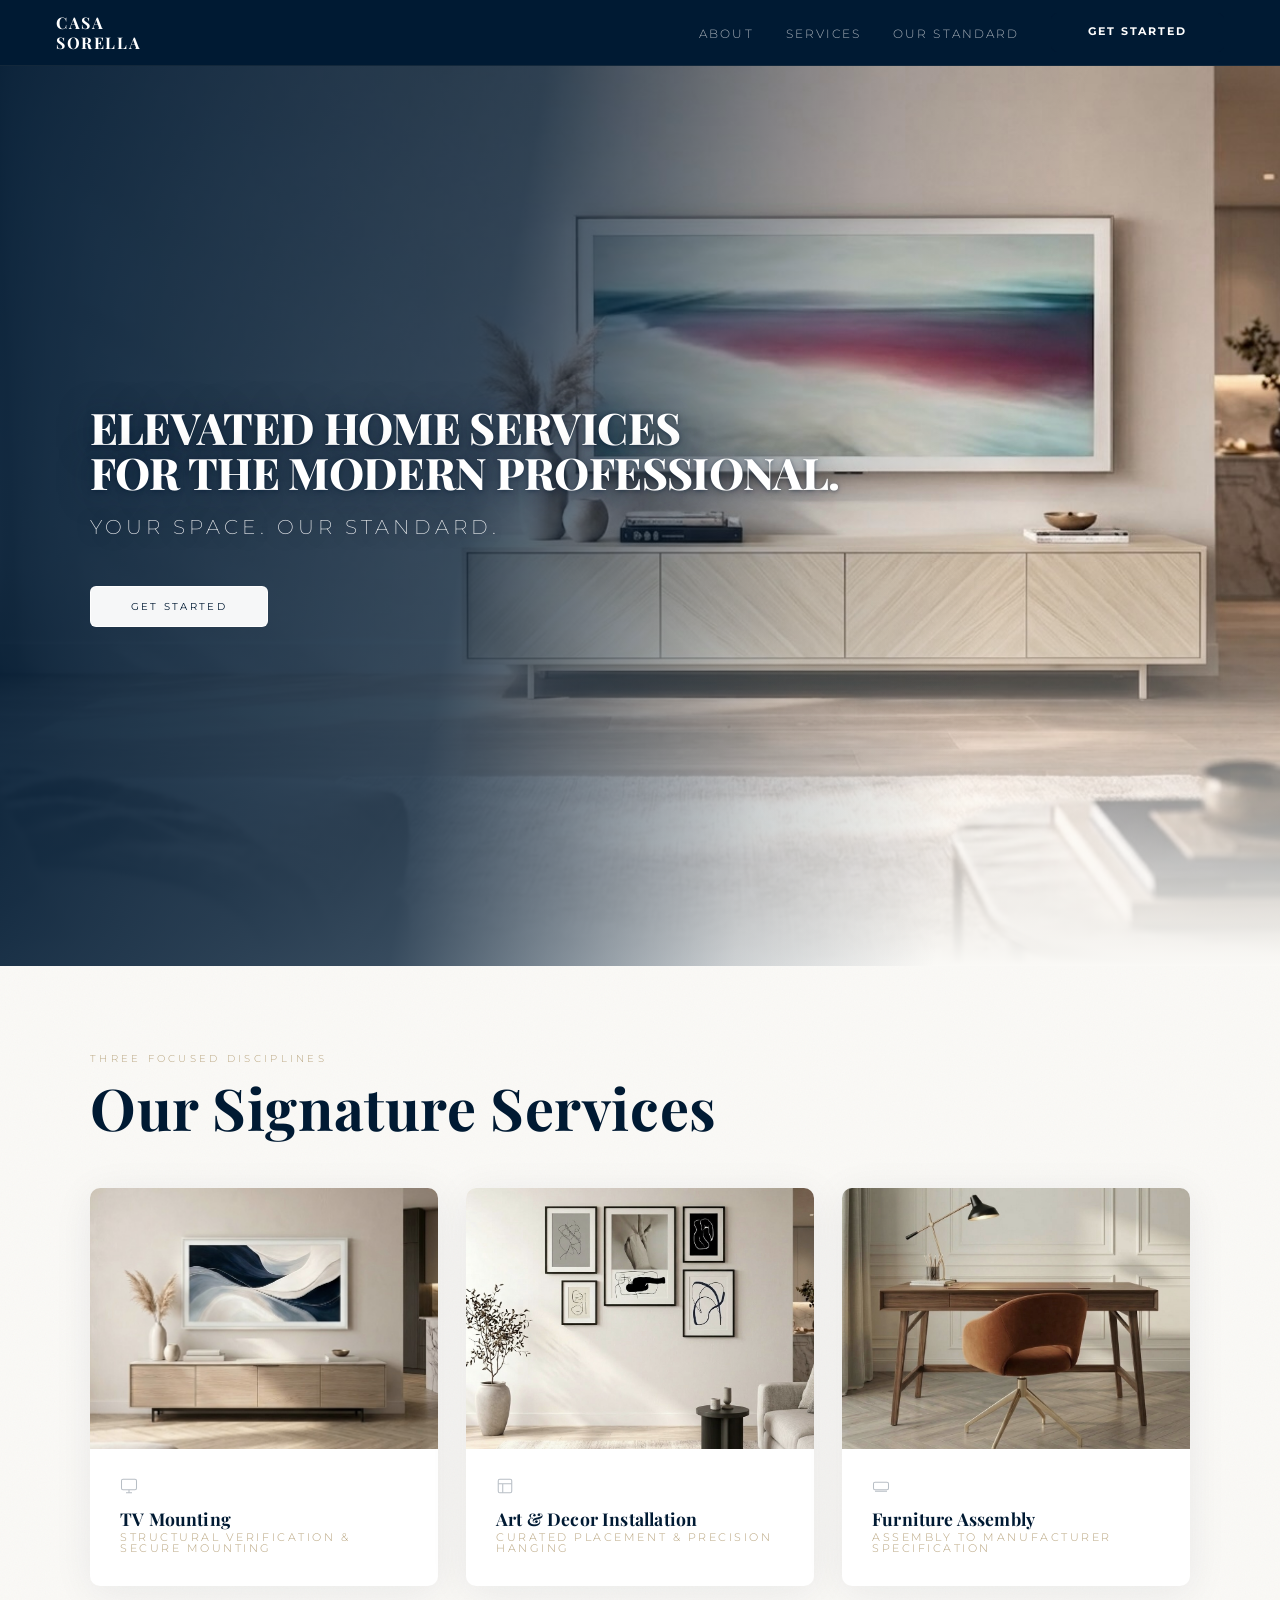
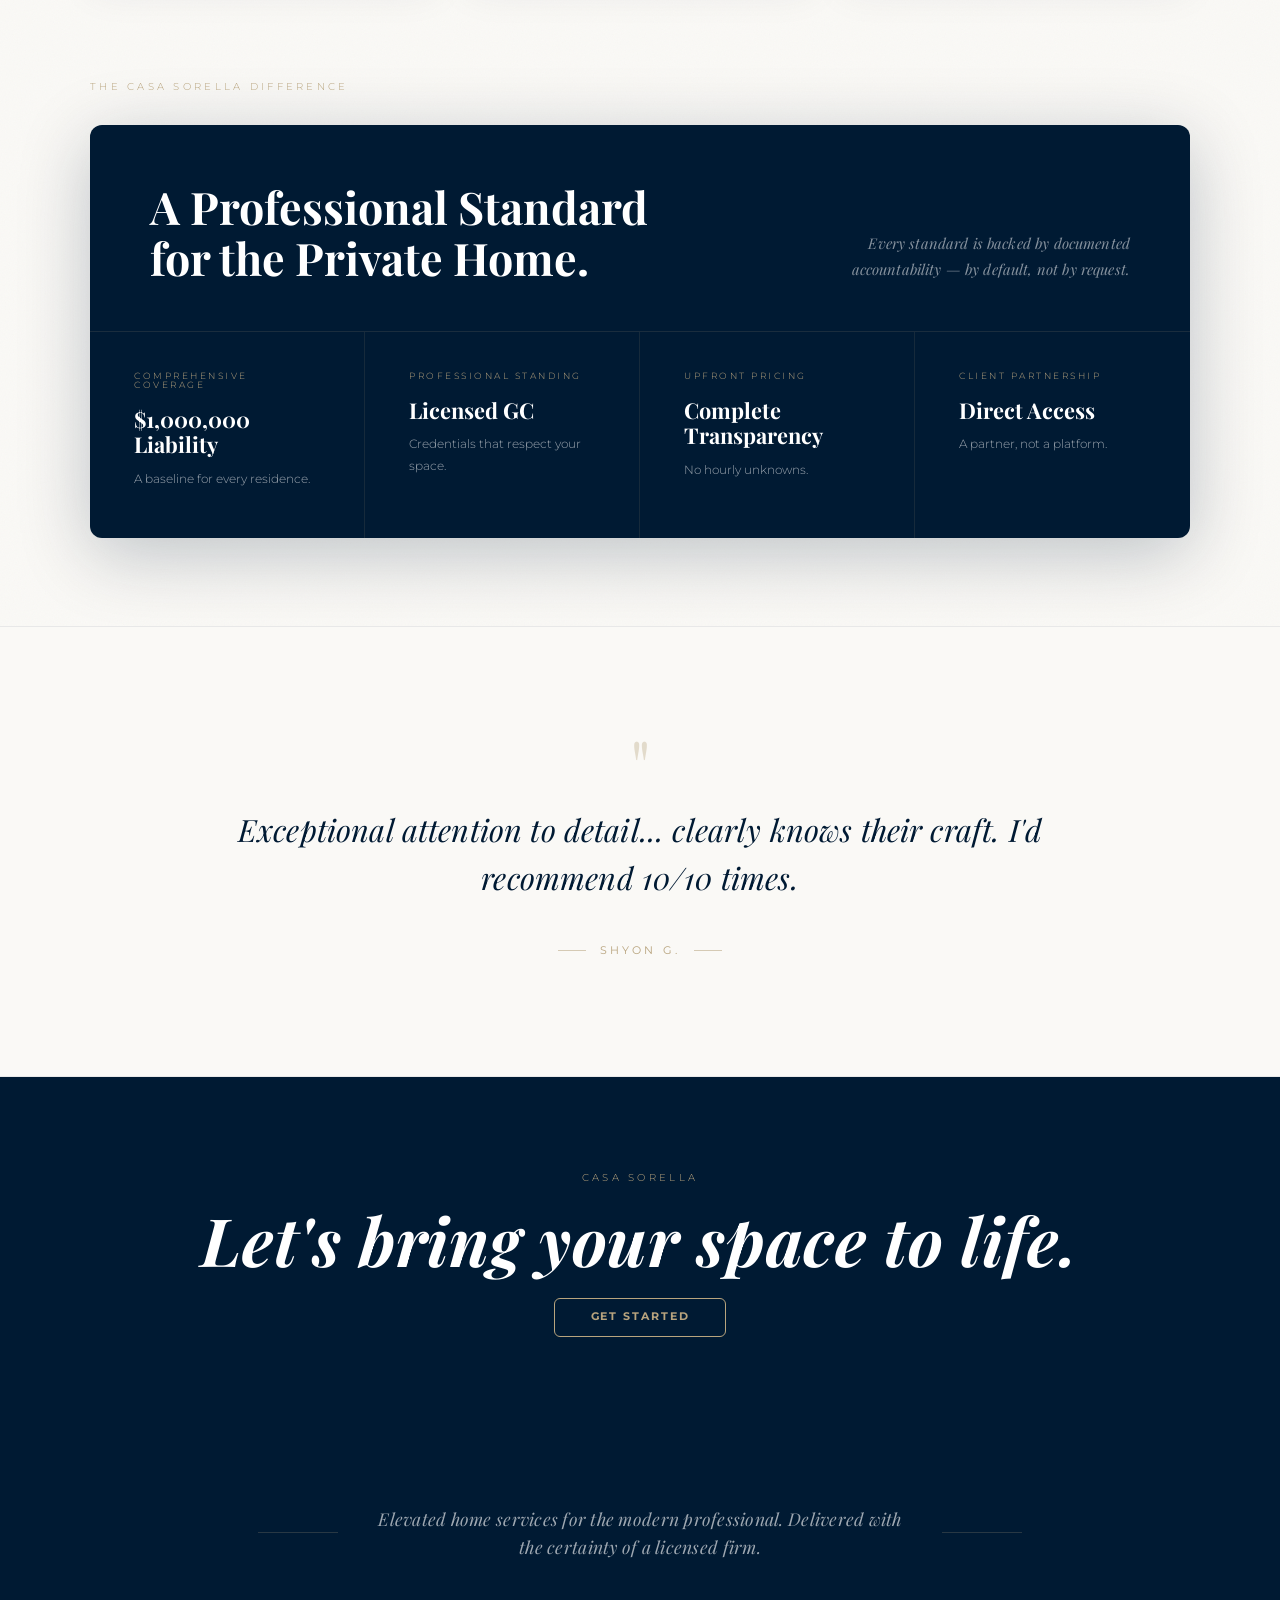
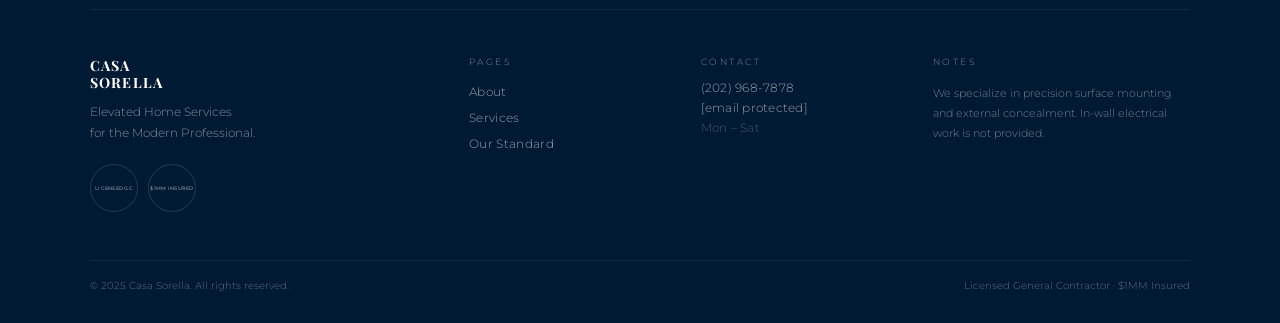
<file: index.html>
<!DOCTYPE html>
<html lang="en">
<head>
<meta charset="UTF-8"/>
<meta name="viewport" content="width=device-width,initial-scale=1.0"/>
<title>Home | Casa Sorella</title>
<style>
@import url('https://fonts.googleapis.com/css2?family=Playfair+Display:ital,wght@0,400;0,700;0,800;1,400;1,700&family=Montserrat:wght@200;300;400;500;600&display=swap');

*, *::before, *::after { box-sizing: border-box; margin: 0; padding: 0; }

:root {
  --linen:   #FAF9F6;
  --navy:    #001A33;
  --bronze:  #B8A47E;
  --muted:   rgba(0,26,51,.52);
  --faint:   rgba(0,26,51,.32);
  --border:  rgba(0,26,51,.07);
  --radius:  6px;
  --grain:   url("data:image/svg+xml,%3Csvg xmlns='http://www.w3.org/2000/svg' width='300' height='300'%3E%3Cfilter id='n'%3E%3CfeTurbulence type='fractalNoise' baseFrequency='0.75' numOctaves='4' stitchTiles='stitch'/%3E%3C/filter%3E%3Crect width='300' height='300' filter='url(%23n)' opacity='0.032'/%3E%3C/svg%3E");
}

html { scroll-behavior: smooth; }

body {
  font-family: 'Montserrat', sans-serif;
  background-color: var(--linen);
  background-image: var(--grain);
  background-size: 300px 300px;
  color: var(--navy);
  -webkit-font-smoothing: antialiased;
  line-height: 1;
}

a { text-decoration: none; color: inherit; }
img { display: block; max-width: 100%; }

/* ── NAV — glassmorphism ──────────────────────────────────────────── */
.nav {
  position: fixed; top: 0; left: 0; right: 0; z-index: 500;
  height: 66px;
  display: flex; align-items: center; padding: 0 56px;
  background: var(--navy);
  border-bottom: 1px solid rgba(184,164,126,.1);
  transition: background .35s;
}
.nav.solid {
  background: rgba(250,249,246,.94);
  backdrop-filter: blur(20px) saturate(1.5);
  -webkit-backdrop-filter: blur(20px) saturate(1.5);
  border-bottom: 1px solid rgba(184,164,126,.2);
  box-shadow: 0 2px 24px rgba(0,26,51,.07);
}
.nav.solid .nav__cta:hover {
  background: #fff;
  box-shadow: 0 0 0 2.5px var(--bronze);
  border-color: var(--bronze);
}
.nav__logo {
  font-family: 'Playfair Display', serif;
  font-size: 1rem; font-weight: 700;
  letter-spacing: .1em; line-height: 1.2;
  color: #fff; margin-right: auto;
  transition: color .35s;
}
.nav.solid .nav__logo { color: var(--navy); }
.nav__links { display: flex; list-style: none; gap: 32px; margin-right: 32px; }
.nav__links a {
  font-size: .72rem; font-weight: 300; letter-spacing: .18em;
  text-transform: uppercase; color: rgba(255,255,255,.65);
  transition: color .2s; position: relative;
}
.nav.solid .nav__links a { color: var(--muted); }
.nav__links a::after {
  content: ''; position: absolute; bottom: -4px; left: 0;
  width: 0; height: 1px; background: var(--bronze);
  transition: width .3s ease;
}
.nav__links a:hover, .nav__links a.active { color: #fff; }
.nav.solid .nav__links a:hover,
.nav.solid .nav__links a.active { color: var(--navy); }
.nav__links a:hover::after, .nav__links a.active::after { width: 100%; }
.nav__cta {
  font-family: 'Montserrat', sans-serif;
  font-size: .82rem; font-weight: 700; letter-spacing: .12em;
  text-transform: uppercase; white-space: nowrap;
  background: rgba(255,255,255,.15); color: #fff;
  padding: 10px 26px; border-radius: var(--radius);
  border: 1px solid rgba(255,255,255,.35);
  backdrop-filter: blur(8px);
  -webkit-backdrop-filter: blur(8px);
  transition: box-shadow .32s ease, border-color .32s ease, transform .2s ease;
}
.nav__cta:hover {
  box-shadow: 0 0 0 2.5px var(--bronze);
  border-color: var(--bronze);
  transform: translateY(-1px);
}
.nav__ham {
  display: none; flex-direction: column;
  justify-content: center; gap: 5px;
  background: none; border: none; cursor: pointer; padding: 6px;
}
.nav__ham span {
  display: block; width: 22px; height: 1.5px;
  background: #fff; transition: background .35s;
}
.nav.solid .nav__cta { background: var(--navy); color: #fff; border-color: var(--navy); backdrop-filter: none; -webkit-backdrop-filter: none; }
.nav.solid .nav__ham span { background: var(--navy); }

/* ── MOBILE MENU ─────────────────────────────────────────────────── */
.mob-overlay {
  position: fixed; inset: 0; z-index: 600;
  background: rgba(0,26,51,.45);
  opacity: 0; pointer-events: none; transition: opacity .3s;
}
.mob-overlay.open { opacity: 1; pointer-events: all; }
.mob-menu {
  position: fixed; top: 0; right: 0; bottom: 0; width: 280px;
  z-index: 700; background: var(--navy);
  display: flex; flex-direction: column;
  padding: 72px 36px 40px; gap: 24px;
  transform: translateX(100%);
  transition: transform .34s cubic-bezier(.16,1,.3,1);
}
.mob-menu.open { transform: translateX(0); }
.mob-menu__close {
  position: absolute; top: 18px; right: 22px;
  background: none; border: none; color: #fff;
  font-size: 1.5rem; cursor: pointer; line-height: 1;
}
.mob-menu a {
  font-size: .72rem; font-weight: 200; letter-spacing: .22em;
  text-transform: uppercase; color: rgba(255,255,255,.62);
  transition: color .2s;
}
.mob-menu a:hover { color: #fff; }

/* ── PAGE HEADER ─────────────────────────────────────────────────── */
.page-hdr {
  background: var(--navy);
  padding: 126px 56px 76px; margin-top: 66px;
}
.page-hdr__inner { max-width: 1100px; margin: 0 auto; }
.page-hdr__eyebrow {
  font-size: .66rem; font-weight: 300; letter-spacing: .28em;
  text-transform: uppercase; color: var(--bronze);
  display: block; margin-bottom: 18px;
}
.page-hdr__title {
  font-family: 'Playfair Display', serif;
  font-size: clamp(2.8rem,5vw,4.4rem); font-weight: 700;
  color: #fff; line-height: 1.08; letter-spacing: .01em; margin-bottom: 22px;
}
.page-hdr__sub {
  font-size: .84rem; font-weight: 300; letter-spacing: .025em;
  color: rgba(255,255,255,.75); line-height: 2; max-width: 520px; ;
}

/* ── LAYOUT ──────────────────────────────────────────────────────── */
.wrap { max-width: 1100px; margin: 0 auto; }

/* ── SHARED TYPE ─────────────────────────────────────────────────── */
.eyebrow {
  font-size: .64rem; font-weight: 300; letter-spacing: .32em;
  text-transform: uppercase; color: var(--bronze); display: block;
}
.title-serif {
  font-family: 'Playfair Display', serif;
  font-weight: 700; color: var(--navy); line-height: 1.1;
}
.title-sans {
  font-family: 'Montserrat', sans-serif;
  font-weight: 200; color: var(--navy);
  line-height: 1.3; letter-spacing: .08em;
}
.body-copy {
  font-size: .82rem; font-weight: 300;
  line-height: 2.05; color: var(--muted); letter-spacing: .025em;
}

/* ── BUTTONS ─────────────────────────────────────────────────────── */
.btn {
  display: inline-block;
  font-family: 'Montserrat', sans-serif;
  font-size: .66rem; font-weight: 700; letter-spacing: .18em;
  text-transform: uppercase; cursor: pointer;
  border-radius: var(--radius); transition: box-shadow .32s ease, border-color .32s ease, transform .2s ease;
}
.btn-navy {
  background: var(--navy); color: #fff; border: 1px solid var(--navy); padding: 13px 36px; font-weight: 700;
}
.btn-navy:hover {
  box-shadow: 0 0 0 2px var(--bronze), 0 8px 32px rgba(0,26,51,.22); border-color: var(--bronze); transform: translateY(-2px);
}
.btn-ghost {
  background: transparent; color: var(--bronze);
  border: 1px solid var(--bronze); padding: 13px 36px;
}
.btn-ghost:hover { background: var(--bronze); color: var(--navy); transform: translateY(-2px); box-shadow: 0 8px 32px rgba(184,164,126,.28); }

/* ── BRONZE LINK ─────────────────────────────────────────────────── */
.b-link {
  font-size: .65rem; font-weight: 400; letter-spacing: .2em;
  text-transform: uppercase; color: var(--navy);
  border-bottom: 1px solid rgba(184,164,126,.4); padding-bottom: 2px;
  transition: color .2s, border-color .2s;
}
.b-link:hover { color: var(--bronze); border-color: var(--bronze); }

/* ── IMAGE TREATMENTS ────────────────────────────────────────────── */
.img-wrap { overflow: hidden; border-radius: var(--radius); }
.img-wrap img {
  width: 100%; height: 100%; object-fit: cover; display: block;
  filter: saturate(0.86);
  transition: filter .8s cubic-bezier(.16,1,.3,1), transform .9s cubic-bezier(.16,1,.3,1);
}
.img-wrap:hover img { filter: saturate(1); transform: scale(1.04); }

/* ── CARDS ───────────────────────────────────────────────────────── */
.float-card {
  background: #fff;
  border-radius: 10px;
  box-shadow: 0 6px 40px rgba(0,26,51,.07);
  transition: box-shadow .35s ease, transform .35s ease;
}
.float-card:hover {
  box-shadow: 0 20px 64px rgba(0,26,51,.13);
  transform: translateY(-6px);
}
.dark-card {
  background: var(--navy);
  border-radius: 10px;
  box-shadow: 0 12px 64px rgba(0,26,51,.22);
}

/* ── REVEAL ANIMATION ────────────────────────────────────────────── */
.reveal { transition: opacity .7s cubic-bezier(.16,1,.3,1), transform .7s cubic-bezier(.16,1,.3,1); }
.js-ready .reveal { opacity: 0; transform: translateY(24px); }
.js-ready .reveal.in { opacity: 1; transform: none; }
.d1 { transition-delay: .1s; }
.d2 { transition-delay: .2s; }
.d3 { transition-delay: .3s; }
.d4 { transition-delay: .4s; }

/* ── FOOTER ──────────────────────────────────────────────────────── */
.footer { background: var(--navy); padding: 72px 56px 32px; }
.footer__inner { max-width: 1100px; margin: 0 auto; }
.footer__grid {
  display: grid; grid-template-columns: 1.8fr 1fr 1fr 1.4fr;
  gap: 48px; margin-bottom: 48px;
}
.footer__logo {
  font-family: 'Playfair Display', serif; font-size: .88rem;
  font-weight: 700; color: #fff; display: block;
  letter-spacing: .08em; line-height: 1.2; margin-bottom: 10px;
}
.footer__tag { font-size: .72rem; font-weight: 300; color: rgba(255,255,255,.50); line-height: 1.85; margin-bottom: 20px; }
.footer__badges { display: flex; gap: 10px; }
.footer__badge {
  width: 48px; height: 48px; border-radius: 50%;
  border: 1px solid rgba(255,255,255,.14);
  display: flex; align-items: center; justify-content: center;
}
.footer__badge-text { font-size: .32rem; font-weight: 600; letter-spacing: .05em; text-transform: uppercase; color: rgba(255,255,255,.45); text-align: center; line-height: 1.4; }
.footer__col-title { font-size: .56rem; font-weight: 300; letter-spacing: .28em; text-transform: uppercase; color: rgba(255,255,255,.48); display: block; margin-bottom: 16px; }
.footer__links { list-style: none; display: flex; flex-direction: column; gap: 10px; }
.footer__links a { font-size: .74rem; font-weight: 300; color: rgba(255,255,255,.58); letter-spacing: .03em; transition: color .2s; }
.footer__links a:hover { color: #fff; }
.footer__contact { font-size: .74rem; font-weight: 300; color: rgba(255,255,255,.58); display: block; margin-bottom: 8px; letter-spacing: .02em; transition: color .2s; }
.footer__contact:hover { color: #fff; }
.footer__note { font-size: .68rem; font-weight: 300; color: rgba(255,255,255,.44); line-height: 1.85; }
.footer__bottom { border-top: 1px solid rgba(255,255,255,.07); padding-top: 20px; display: flex; justify-content: space-between; flex-wrap: wrap; gap: 8px; }
.footer__bottom p { font-size: .62rem; font-weight: 300; color: rgba(255,255,255,.36); }

/* ── RESPONSIVE ──────────────────────────────────────────────────── */
@media (max-width: 900px) {
  .nav { padding: 0 24px; }
  .nav__links, .nav__cta { display: none; }
  .nav__ham { display: flex; }
  .page-hdr { padding: 100px 24px 60px; }
  .footer { padding: 52px 24px 24px; }
  .footer__grid { grid-template-columns: 1fr 1fr; gap: 32px; }
}
@media (max-width: 520px) {
  .footer__grid { grid-template-columns: 1fr; }
}

/* HERO */
.hero {
  position: relative; height: 100vh; min-height: 600px;
  margin-top: 66px; overflow: hidden;
}
.hero__img {
  position: absolute; inset: 0;
  width: 100%; height: 100%; object-fit: cover; object-position: center;
  filter: saturate(.92);
}
.hero__fade {
  position: absolute; inset: 0;
  background:
    linear-gradient(100deg, rgba(0,26,51,.94) 0%, rgba(0,26,51,.78) 38%, rgba(0,26,51,.18) 62%, transparent 76%),
    linear-gradient(to bottom, transparent 55%, var(--linen) 100%);
}
.hero__content {
  position: relative; z-index: 2;
  height: 100%; display: flex; flex-direction: column;
  justify-content: center; padding: 0 7vw; max-width: 62%;
}
.hero__overline { display: none; }
.hero__h1 {
  font-family: 'Playfair Display', serif;
  font-size: clamp(1.9rem,3.4vw,3.6rem);
  font-weight: 800; color: #fff;
  line-height: 1.04; letter-spacing: -.015em;
  text-transform: uppercase; margin-bottom: 22px;
  text-shadow: 0 2px 32px rgba(0,26,51,.6), 0 1px 4px rgba(0,26,51,.5);
}
.hero__h1 span { display: block; white-space: nowrap; }
.hero__sub {
  font-family: 'Montserrat', sans-serif;
  font-size: clamp(.9rem,1.6vw,1.4rem);
  font-weight: 200; color: rgba(255,255,255,.9);
  letter-spacing: .2em; text-transform: uppercase;
  margin-bottom: 48px; white-space: nowrap;
  text-shadow: 0 1px 16px rgba(0,26,51,.5);
}
.hero__btn {
  align-self: flex-start;
  background: rgba(255,255,255,.96); color: var(--navy);
  font-family: 'Montserrat', sans-serif;
  font-size: .6rem; font-weight: 400; letter-spacing: .24em;
  text-transform: uppercase; padding: 15px 40px;
  border: 1px solid rgba(255,255,255,.9);
  border-radius: var(--radius);
  transition: box-shadow .32s ease, border-color .32s ease, transform .2s ease;
}
.hero__btn:hover {
  box-shadow: 0 0 0 2.5px var(--bronze);
  border-color: var(--bronze); transform: translateY(-2px);
}

/* SERVICE CARDS */
.svc-sec { padding: 88px 56px 96px; }
.svc-sec__hdr { margin-bottom: 48px; }
.svc-sec__eyebrow { margin-bottom: 12px; }

.svc-sec__sub {
  font-family: 'Montserrat', sans-serif;
  font-size: .92rem;
  font-weight: 300;
  color: var(--muted);
  line-height: 1.95;
  letter-spacing: .02em;
  max-width: 540px;
  margin-top: 18px;
}

.svc-sec__title {
  font-family: 'Playfair Display', serif;
  font-size: clamp(2.8rem,4.5vw,4.2rem); font-weight: 700;
  color: var(--navy); letter-spacing: .01em; line-height: 1.1;
}
.svc-cards {
  display: grid;
  grid-template-columns: repeat(3, 1fr);
  gap: 28px;
}
.svc-card {
  border-radius: 10px; overflow: hidden;
  background: #fff;
  box-shadow: 0 6px 40px rgba(0,26,51,.07);
  display: block; text-decoration: none;
  transition: box-shadow .4s ease, transform .4s ease;
}
.svc-card:hover {
  box-shadow: 0 24px 72px rgba(0,26,51,.14);
  transform: translateY(-8px);
}
.svc-card__img {
  width: 100%; aspect-ratio: 4/3; overflow: hidden;
}
.svc-card__img img {
  width: 100%; height: 100%; object-fit: cover; display: block;
  filter: saturate(.8);
  transition: filter .5s ease, transform .6s ease;
}
.svc-card:hover .svc-card__img img {
  filter: saturate(1); transform: scale(1.05);
}
.svc-card__body { padding: 28px 30px 32px; }
.svc-card__icon { color: var(--navy); opacity: .28; margin-bottom: 12px; }
.svc-card__icon svg { width: 18px; height: 18px; }
.svc-card__name {
  font-family: 'Playfair Display', serif;
  font-size: 1.1rem; font-weight: 700; color: var(--navy);
  margin-bottom: 6px; letter-spacing: .01em;
}
.svc-card__sub {
  font-size: .66rem; font-weight: 300;
  color: var(--bronze); letter-spacing: .24em; text-transform: uppercase;
}

/* DIFFERENCE — Framework A: Technical Authority */
.diff-sec { padding: 0 56px 88px; }
.diff-sec__hdr { margin-bottom: 32px; }
.diff-card {
  background: var(--navy); border-radius: 12px;
  box-shadow: 0 16px 72px rgba(0,26,51,.24); overflow: hidden;
}
.diff-card__top {
  padding: 56px 60px 48px;
  border-bottom: 1px solid rgba(184,164,126,.14);
  display: flex; justify-content: space-between; align-items: flex-end;
  flex-wrap: wrap; gap: 24px;
}
.diff-card__title {
  font-family: 'Playfair Display', serif;
  font-size: clamp(2.2rem,3.5vw,3.2rem); font-weight: 700;
  color: #fff; letter-spacing: 0; line-height: 1.14;
}
.diff-card__sub {
  font-family: 'Playfair Display', serif;
  font-size: .92rem; font-style: italic;
  color: rgba(255,255,255,.52); max-width: 340px;
  line-height: 1.78; text-align: right;
  letter-spacing: .01em;
}
.diff-pillars {
  display: grid; grid-template-columns: repeat(4,1fr); gap: 0;
}
.diff-pillar {
  padding: 40px 44px 48px;
  border-right: 1px solid rgba(184,164,126,.12);
}
.diff-pillar:last-child { border-right: none; }
.diff-pillar__label {
  font-size: .56rem; font-weight: 300; letter-spacing: .28em;
  text-transform: uppercase; color: var(--bronze);
  display: block; margin-bottom: 16px;
}
.diff-pillar__stat {
  font-family: 'Playfair Display', serif;
  font-size: clamp(1rem,1.7vw,1.45rem); font-weight: 700;
  color: #fff; display: block; line-height: 1.18; margin-bottom: 12px;
  letter-spacing: 0;
}
.diff-pillar__desc {
  font-size: .68rem; font-weight: 300;
  color: rgba(255,255,255,.60); font-size: .74rem; line-height: 1.8;
}

/* QUOTES */
.quote-sec { padding: 80px 56px 88px; }
.quote-sec__hdr { margin-bottom: 36px; }
.quote-strip {
  display: flex; overflow-x: auto; gap: 22px;
  scrollbar-width: none; cursor: grab; padding-bottom: 6px;
  -webkit-overflow-scrolling: touch;
  scroll-snap-type: none;
}
.quote-strip::-webkit-scrollbar { display: none; }
.quote-strip.drag { cursor: grabbing; }
.q-tile {
  flex: 0 0 296px; padding: 36px 32px 40px;
  background: #fff; border-radius: 10px;
  box-shadow: 0 3px 22px rgba(0,26,51,.06);
  border-bottom: 2px solid transparent;
  transition: box-shadow .3s, transform .3s, border-color .3s;
}
.q-tile:hover {
  box-shadow: 0 12px 44px rgba(0,26,51,.12);
  transform: translateY(-5px); border-color: var(--bronze);
}
.q-tile::before {
  content: '\201C'; font-family: 'Playfair Display', serif;
  font-size: 2.6rem; color: var(--bronze); opacity: .28;
  line-height: .6; display: block; margin-bottom: 16px;
}
.q-tile__text {
  font-family: 'Playfair Display', serif;
  font-size: .88rem; font-style: italic; line-height: 1.72;
  color: var(--navy); margin-bottom: 18px;
}
.q-tile__cite {
  font-size: .60rem; font-weight: 300; letter-spacing: .24em;
  text-transform: uppercase; color: var(--faint);
}
.quote-hint {
  display: block; margin-top: 22px; font-size: .48rem; font-weight: 300;
  letter-spacing: .24em; text-transform: uppercase; color: var(--faint);
}

/* CTA CLOSE */
.cta-close { background: var(--navy); padding: 96px 56px; text-align: center; }
.cta-close__ey { color: var(--bronze); margin-bottom: 20px; }

.cta-close__sub {
  font-family: 'Montserrat', sans-serif;
  font-size: .92rem;
  font-weight: 300;
  color: rgba(255,255,255,.62);
  line-height: 1.95;
  letter-spacing: .02em;
  max-width: 520px;
  margin: 0 auto 44px;
}

.cta-close__title {
  font-family: 'Playfair Display', serif;
  font-size: clamp(2.8rem,5.2vw,5rem); font-weight: 700;
  color: #fff; font-style: italic; line-height: 1.1;
  letter-spacing: .01em; margin-bottom: 22px;
}

@media (max-width: 900px) {
  .svc-sec, .diff-sec, .quote-sec { padding-left: 24px; padding-right: 24px; }
  .svc-cards { grid-template-columns: 1fr; gap: 20px; }
  .diff-card__top { flex-direction: column; }
  .diff-card__sub { text-align: left; max-width: 100%; }
  .diff-pillars { grid-template-columns: 1fr 1fr; }
  .diff-pillar:nth-child(2) { border-right: none; }
  .diff-pillar:nth-child(3), .diff-pillar:nth-child(4) { border-top: 1px solid rgba(184,164,126,.12); }
  .diff-pillar:nth-child(4) { border-right: none; }
  .hero__content { max-width: 100%; padding: 0 28px; }
  .cta-close { padding: 88px 24px; }
}
@media (max-width: 600px) {
  .hero__h1 { font-size: clamp(1.6rem,7vw,2.4rem); }
  .hero__sub { font-size: .78rem; letter-spacing: .12em; }
  .diff-pillars { grid-template-columns: 1fr; }
  .diff-pillar { border-right: none; border-bottom: 1px solid rgba(184,164,126,.12); }
  .diff-pillar:last-child { border-bottom: none; }
  .diff-pillar:nth-child(3), .diff-pillar:nth-child(4) { border-top: none; }
}

@media (max-width: 760px) {
  }

@media(max-width:760px){
  }

/* ── CONTEXTUAL QUOTES ──────────────────────────────────────────── */

.svc-quote--dark /* About page — tucked below position cards */
.about-quote {
  margin-top: 28px;
  padding: 20px 0 0;
  border-top: 1px solid var(--border);
}
.about-quote__text {
  font-family: 'Playfair Display', serif;
  font-size: .82rem; font-weight: 400; font-style: italic;
  color: var(--muted); line-height: 1.78;
  display: block; margin-bottom: 10px;
}
.about-quote__attr {
  font-family: 'Montserrat', sans-serif;
  font-size: .60rem; font-weight: 300;
  letter-spacing: .22em; text-transform: uppercase;
  color: var(--bronze);
}

/* Standard page — large anchor quote above testimonials grid */
.standard-anchor-quote {
  max-width: 1100px; margin: 0 auto 56px;
  text-align: center;
}
.standard-anchor-quote__text {
  font-family: 'Playfair Display', serif;
  font-size: clamp(1.1rem, 1.8vw, 1.5rem);
  font-weight: 400; font-style: italic;
  color: #fff; line-height: 1.7;
  display: block; margin-bottom: 14px;
  opacity: .82;
}
.standard-anchor-quote__attr {
  font-family: 'Montserrat', sans-serif;
  font-size: .62rem; font-weight: 300;
  letter-spacing: .26em; text-transform: uppercase;
  color: var(--bronze);
}

@media (max-width: 860px) {
  .standard-anchor-quote { margin-bottom: 40px; }
}


/* ── FEATURED TESTIMONIAL — quiet pull-quote ────────────────────── */
.featured-quote {
  padding: 120px 56px;
  background: var(--linen);
  border-top: 1px solid var(--border);
  border-bottom: 1px solid var(--border);
}
.featured-quote__inner {
  max-width: 880px;
  margin: 0 auto;
  text-align: center;
}
.featured-quote__mark {
  font-family: 'Playfair Display', serif;
  font-size: 4.4rem;
  color: var(--bronze);
  opacity: .35;
  line-height: .5;
  display: block;
  margin-bottom: 24px;
}
.featured-quote__text {
  font-family: 'Playfair Display', serif;
  font-size: clamp(1.4rem, 2.4vw, 2rem);
  font-weight: 400;
  font-style: italic;
  color: var(--navy);
  line-height: 1.55;
  letter-spacing: .005em;
  margin-bottom: 36px;
}
.featured-quote__attr {
  display: inline-flex;
  align-items: center;
  gap: 14px;
}
.featured-quote__attr::before,
.featured-quote__attr::after {
  content: '';
  width: 28px; height: 1px;
  background: var(--bronze);
  opacity: .55;
}
.featured-quote__name {
  font-family: 'Montserrat', sans-serif;
  font-size: .68rem;
  font-weight: 400;
  letter-spacing: .28em;
  text-transform: uppercase;
  color: var(--bronze);
}
@media (max-width: 760px) {
  .featured-quote { padding: 80px 24px; }
}


.footer__tagline {
  display: flex; align-items: center;
  justify-content: center; gap: 32px;
  padding-bottom: 48px; margin-bottom: 48px;
  border-bottom: 1px solid rgba(255,255,255,.07);
}
.footer__tagline-mark {
  flex: 1; height: 1px;
  background: rgba(184,164,126,.22);
  max-width: 80px;
}
.footer__tagline-text {
  font-family: 'Playfair Display', serif;
  font-size: clamp(.92rem, 1.4vw, 1.1rem);
  font-style: italic;
  color: rgba(255,255,255,.62);
  text-align: center;
  letter-spacing: .015em;
  line-height: 1.6;
  max-width: 540px;
}
@media (max-width: 600px) {
  .footer__tagline-mark { display: none; }
  .footer__tagline { padding-bottom: 32px; margin-bottom: 32px; }
}

</style>
</head>
<body>
<nav class="nav" id="mainNav">
  <a href="index.html" class="nav__logo">CASA<br>SORELLA</a>
  <ul class="nav__links"><li><a href="about.html">About</a></li>
    <li><a href="services.html">Services</a></li>
    <li><a href="standard.html">Our Standard</a></li></ul>
  <a href="booking.html" class="nav__cta btn btn-navy">Get Started</a>
  <button class="nav__ham" id="ham"><span></span><span></span><span></span></button>
</nav>
<div class="mob-overlay" id="mobOverlay"></div>
<div class="mob-menu" id="mobMenu">
  <button class="mob-menu__close" id="mobClose">×</button>
<a href="about.html">About</a>
<a href="services.html">Services</a>
<a href="standard.html">Our Standard</a>
</div>

<section class="hero">
  <img class="hero__img" src="images/hero-tv.jpeg" alt="Luxury interior"/>
  <div class="hero__fade"></div>
  <div class="hero__content">
    <h1 class="hero__h1">
      <span>ELEVATED HOME SERVICES</span>
      <span>FOR THE MODERN PROFESSIONAL.</span>
    </h1>
    <p class="hero__sub">YOUR SPACE. OUR STANDARD.</p>
    <a href="booking.html" class="hero__btn">Get Started</a>
  </div>
</section>

<section class="svc-sec">
  <div class="wrap">
    <div class="svc-sec__hdr reveal">
      <span class="eyebrow svc-sec__eyebrow">Three Focused Disciplines</span>
      <h2 class="svc-sec__title">Our Signature Services</h2>
      
    </div>
    <div class="svc-cards">
      <a href="services.html" class="svc-card reveal">
        <div class="svc-card__img"><img src="images/tv-mounting.jpeg" alt="TV Mounting"/></div>
        <div class="svc-card__body">
          <div class="svc-card__icon"><svg viewBox="0 0 24 24" fill="none" stroke="currentColor" stroke-width="1.4"><rect x="2" y="3" width="20" height="14" rx="2"/><path d="M8 21h8M12 17v4"/></svg></div>
          <div class="svc-card__name">TV Mounting</div>
          <div class="svc-card__sub">Structural Verification &amp; Secure Mounting</div>
        </div>
      </a>
      <a href="services.html" class="svc-card reveal d1">
        <div class="svc-card__img"><img src="images/art-decor.jpeg" alt="Art &amp; Decor"/></div>
        <div class="svc-card__body">
          <div class="svc-card__icon"><svg viewBox="0 0 24 24" fill="none" stroke="currentColor" stroke-width="1.4"><rect x="3" y="3" width="18" height="18" rx="2"/><path d="M3 9h18M9 21V9"/></svg></div>
          <div class="svc-card__name">Art &amp; Decor Installation</div>
          <div class="svc-card__sub">Curated Placement &amp; Precision Hanging</div>
        </div>
      </a>
      <a href="services.html" class="svc-card reveal d2">
        <div class="svc-card__img"><img src="images/furniture-assembly.jpeg" alt="Furniture Assembly"/></div>
        <div class="svc-card__body">
          <div class="svc-card__icon"><svg viewBox="0 0 24 24" fill="none" stroke="currentColor" stroke-width="1.4"><path d="M20 7H4a2 2 0 00-2 2v6a2 2 0 002 2h16a2 2 0 002-2V9a2 2 0 00-2-2zM4 19h16"/></svg></div>
          <div class="svc-card__name">Furniture Assembly</div>
          <div class="svc-card__sub">Assembly to Manufacturer Specification</div>
        </div>
      </a>
    </div>
  </div>
</section>

<section class="diff-sec">
  <div class="wrap">
    <div class="diff-sec__hdr reveal">
      <span class="eyebrow">The Casa Sorella Difference</span>
    </div>
    <div class="diff-card reveal">
      <div class="diff-card__top">
        <h2 class="diff-card__title">A Professional Standard<br>for the Private Home.</h2>
        <p class="diff-card__sub">Every standard is backed by documented accountability — by default, not by request.</p>
      </div>
      <div class="diff-pillars">
        <div class="diff-pillar">
          <span class="diff-pillar__label">Comprehensive Coverage</span>
          <span class="diff-pillar__stat">$1,000,000 Liability</span>
          <p class="diff-pillar__desc">A baseline for every residence.</p>
        </div>
        <div class="diff-pillar">
          <span class="diff-pillar__label">Professional Standing</span>
          <span class="diff-pillar__stat">Licensed GC</span>
          <p class="diff-pillar__desc">Credentials that respect your space.</p>
        </div>
        <div class="diff-pillar">
          <span class="diff-pillar__label">Upfront Pricing</span>
          <span class="diff-pillar__stat">Complete Transparency</span>
          <p class="diff-pillar__desc">No hourly unknowns.</p>
        </div>
        <div class="diff-pillar">
          <span class="diff-pillar__label">Client Partnership</span>
          <span class="diff-pillar__stat">Direct Access</span>
          <p class="diff-pillar__desc">A partner, not a platform.</p>
        </div>
      </div>
    </div>
  </div>
</section>



<section class="featured-quote">
  <div class="featured-quote__inner">
    <span class="featured-quote__mark">"</span>
    <p class="featured-quote__text">Exceptional attention to detail... clearly knows their craft. I'd recommend 10/10 times.</p>
    <span class="featured-quote__attr">
      <span class="featured-quote__name">Shyon G.</span>
    </span>
  </div>
</section>

<div class="cta-close">
  <div class="wrap">
    <span class="eyebrow cta-close__ey reveal">Casa Sorella</span>
    <h2 class="cta-close__title reveal"><em>Let's bring your space to life.</em></h2>
    <a href="booking.html" class="btn btn-ghost reveal d1">Get Started</a>
  </div>
</div>



<footer class="footer">
  <div class="footer__inner">
    <div class="footer__tagline">
      <span class="footer__tagline-mark"></span>
      <p class="footer__tagline-text">Elevated home services for the modern professional. Delivered with the certainty of a licensed firm.</p>
      <span class="footer__tagline-mark"></span>
    </div>
    <div class="footer__grid">
      <div>
        <a href="index.html" class="footer__logo">CASA<br>SORELLA</a>
        <p class="footer__tag">Elevated Home Services<br>for the Modern Professional.</p>
        <div class="footer__badges">
          <div class="footer__badge"><span class="footer__badge-text">Licensed GC</span></div>
          <div class="footer__badge"><span class="footer__badge-text">$1MM Insured</span></div>
        </div>
      </div>
      <div>
        <span class="footer__col-title">Pages</span>
        <ul class="footer__links">
          <li><a href="about.html">About</a></li>
          <li><a href="services.html">Services</a></li>
          <li><a href="standard.html">Our Standard</a></li>
        </ul>
      </div>
      <div>
        <span class="footer__col-title">Contact</span>
        <a href="sms:+12029687878" class="footer__contact">(202) 968-7878</a>
        <a href="/cdn-cgi/l/email-protection#1c74797070735c7f7d6f7d316f736e7970707d327f7371" class="footer__contact"><span class="__cf_email__" data-cfemail="234b464f4f4c63404250420e504c51464f4f420d404c4e">[email&#160;protected]</span></a>
        <span class="footer__contact" style="opacity:.45;cursor:default;">Mon – Sat</span>
      </div>
      <div>
        <span class="footer__col-title">Notes</span>
        <p class="footer__note">We specialize in precision surface mounting and external concealment. In-wall electrical work is not provided.</p>
      </div>
    </div>
    <div class="footer__bottom">
      <p>© 2025 Casa Sorella. All rights reserved.</p>
      <p>Licensed General Contractor · $1MM Insured</p>
    </div>
  </div>
</footer>
<script>
(function(){
  var s = document.getElementById('qs');
  if(!s) return;
  var d=false, sx, sl;
  s.addEventListener('mousedown', function(e){ d=true; s.classList.add('drag'); sx=e.pageX-s.offsetLeft; sl=s.scrollLeft; });
  s.addEventListener('mouseleave', function(){ d=false; s.classList.remove('drag'); });
  s.addEventListener('mouseup',    function(){ d=false; s.classList.remove('drag'); });
  s.addEventListener('mousemove',  function(e){ if(!d) return; e.preventDefault(); s.scrollLeft=sl-(e.pageX-s.offsetLeft-sx)*1.2; });
  s.addEventListener('touchstart', function(e){ d=true; sx=e.touches[0].pageX-s.offsetLeft; sl=s.scrollLeft; }, {passive:true});
  s.addEventListener('touchend',   function(){ d=false; });
  s.addEventListener('touchmove',  function(e){ if(!d) return; s.scrollLeft=sl-(e.touches[0].pageX-s.offsetLeft-sx)*1.2; }, {passive:true});
})();
</script>
<script>
(function(){
  // Nav scroll — navy at top, glass when scrolled
  var nav = document.querySelector('.nav');
  if(nav) window.addEventListener('scroll', function(){
    nav.classList.toggle('solid', window.scrollY > 60);
  }, {passive:true});

  // Hamburger menu
  var ham=document.getElementById('ham'), mm=document.getElementById('mobMenu'),
      mo=document.getElementById('mobOverlay'), mc=document.getElementById('mobClose');
  function openMenu(){ if(mm)mm.classList.add('open'); if(mo)mo.classList.add('open'); }
  function closeMenu(){ if(mm)mm.classList.remove('open'); if(mo)mo.classList.remove('open'); }
  if(ham) ham.addEventListener('click',openMenu);
  if(mc)  mc.addEventListener('click',closeMenu);
  if(mo)  mo.addEventListener('click',closeMenu);
  if(mm)  mm.querySelectorAll('a').forEach(function(a){ a.addEventListener('click',closeMenu); });

  // Scroll reveal
  document.documentElement.classList.add('js-ready');
  var els = document.querySelectorAll('.reveal');
  if(!els.length) return;
  if(!('IntersectionObserver' in window)){
    els.forEach(function(el){ el.classList.add('in'); });
    return;
  }
  var io = new IntersectionObserver(function(entries){
    entries.forEach(function(e){
      if(e.isIntersecting){ e.target.classList.add('in'); io.unobserve(e.target); }
    });
  }, { threshold: 0.04, rootMargin: '0px 0px -24px 0px' });
  els.forEach(function(el){ io.observe(el); });
})();
</script>
</body>
</html>
</file>
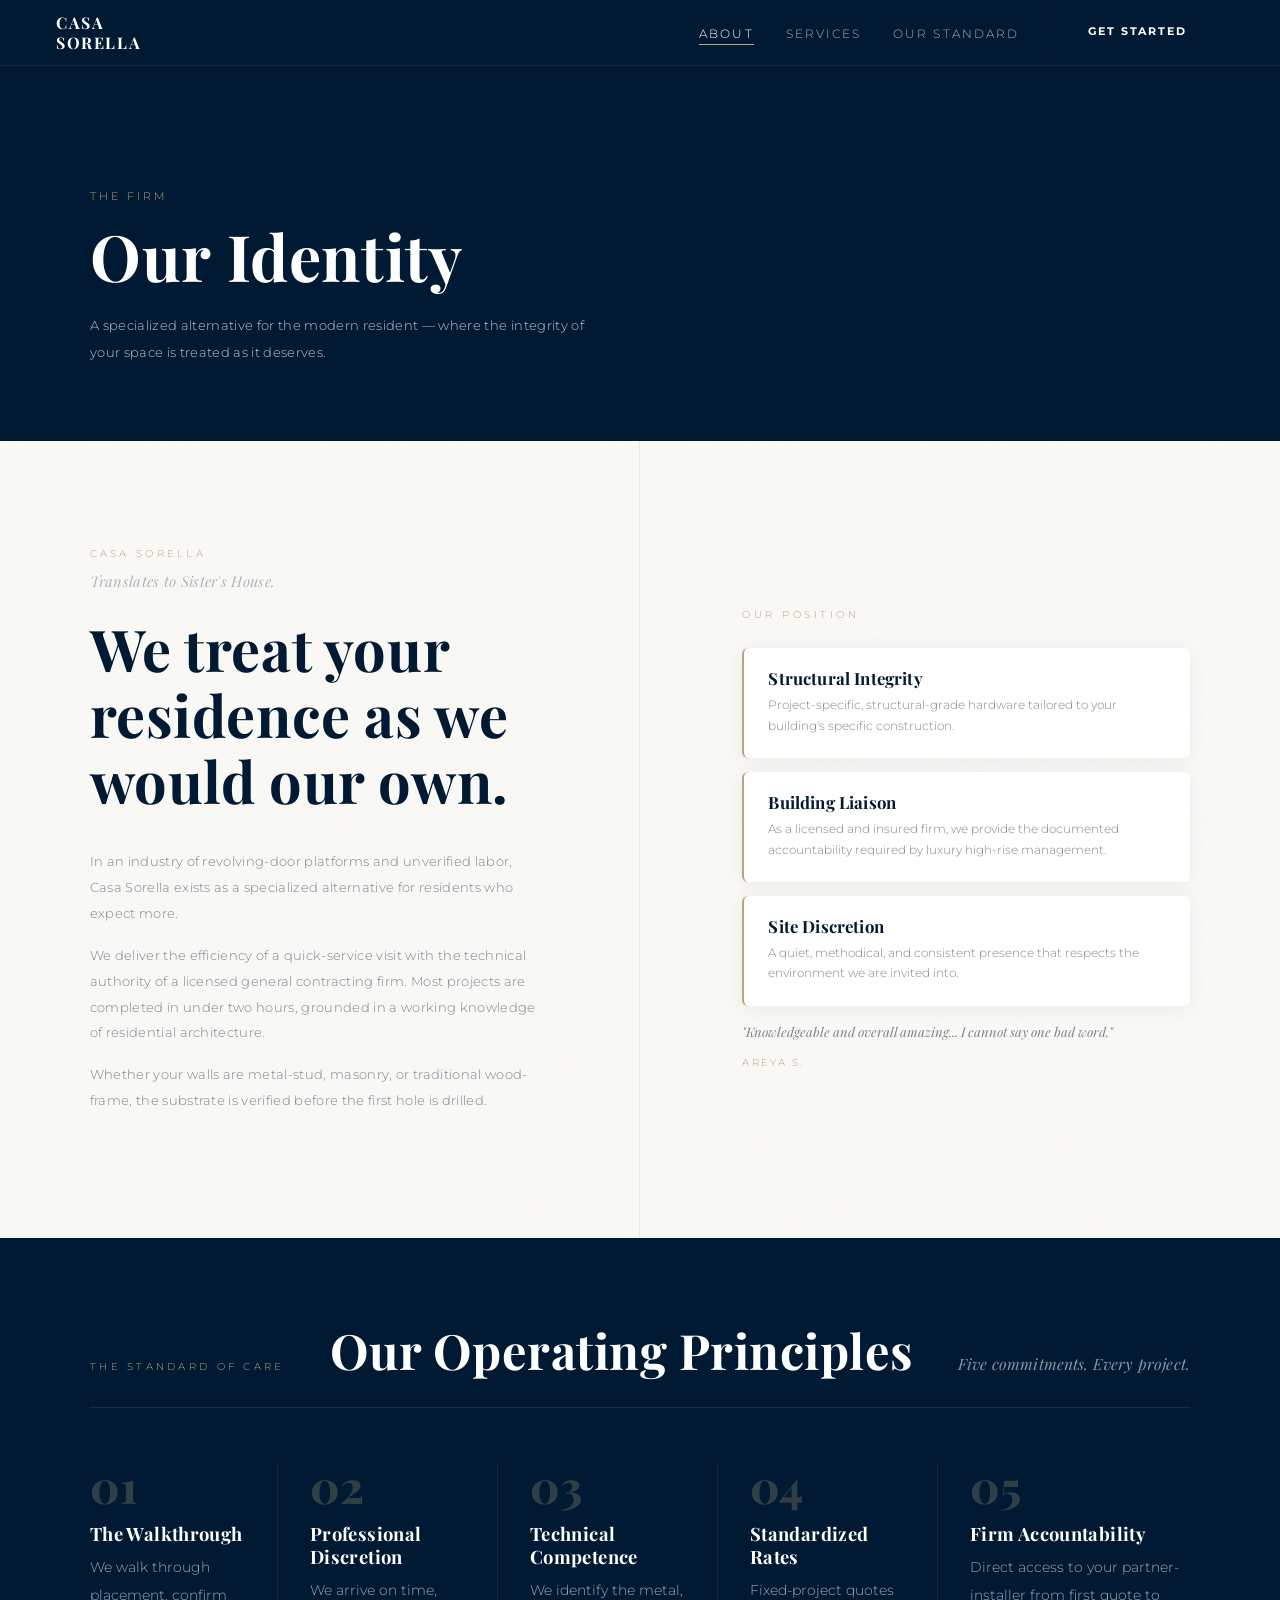
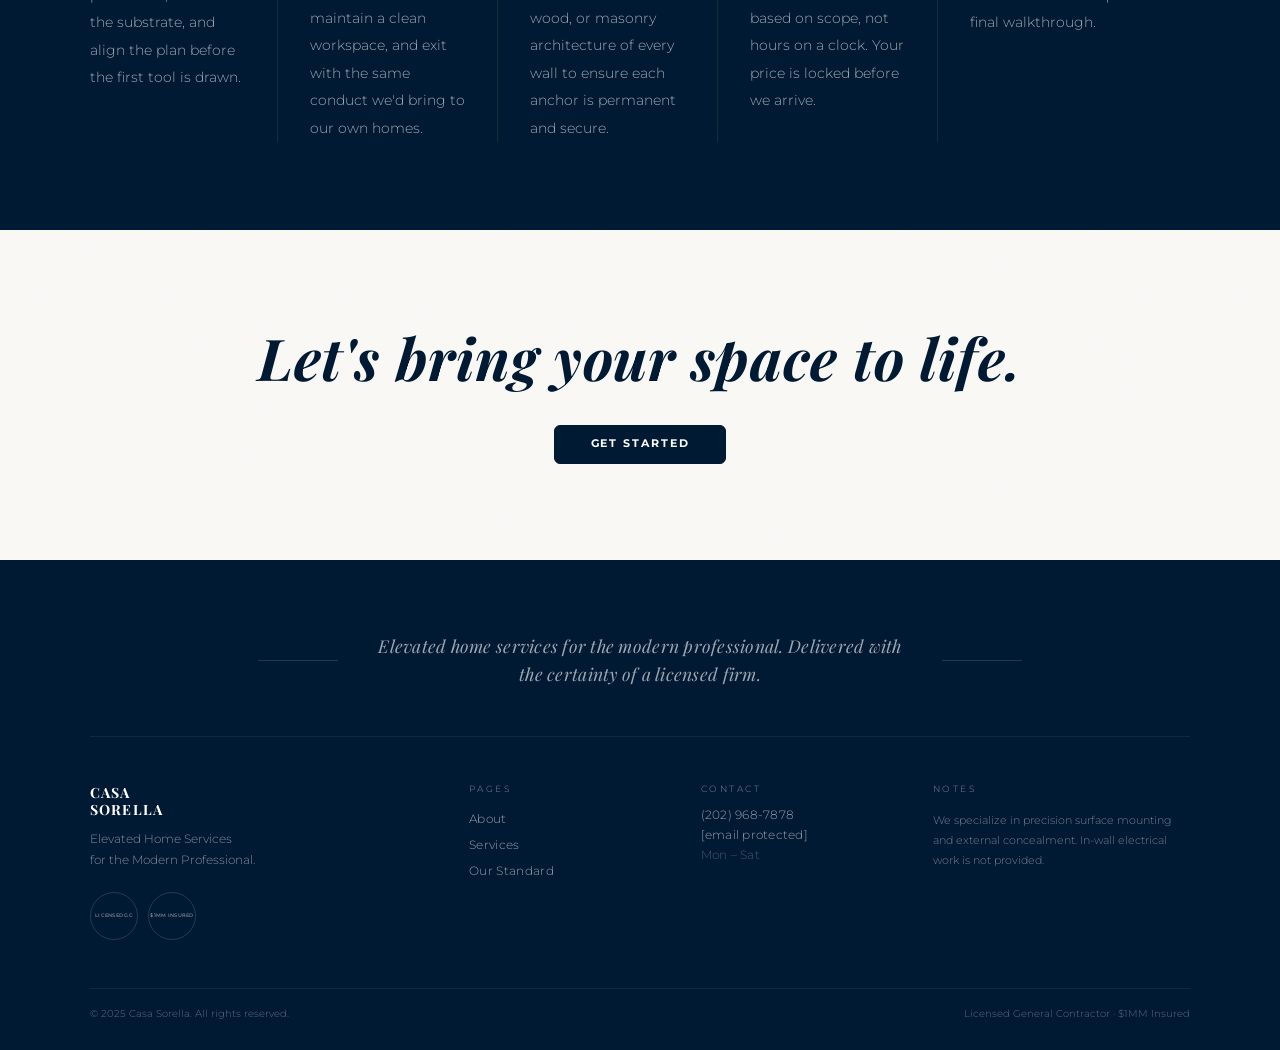
<file: about.html>
<!DOCTYPE html>
<html lang="en">
<head>
<meta charset="UTF-8"/>
<meta name="viewport" content="width=device-width,initial-scale=1.0"/>
<title>About | Casa Sorella</title>
<style>
@import url('https://fonts.googleapis.com/css2?family=Playfair+Display:ital,wght@0,400;0,700;0,800;1,400;1,700&family=Montserrat:wght@200;300;400;500;600&display=swap');
*, *::before, *::after { box-sizing: border-box; margin: 0; padding: 0; }

:root {
  --linen:   #FAF9F6;
  --navy:    #001A33;
  --bronze:  #B8A47E;
  --muted:   rgba(0,26,51,.52);
  --faint:   rgba(0,26,51,.32);
  --border:  rgba(0,26,51,.07);
  --radius:  6px;
  --grain:   url("data:image/svg+xml,%3Csvg xmlns='http://www.w3.org/2000/svg' width='300' height='300'%3E%3Cfilter id='n'%3E%3CfeTurbulence type='fractalNoise' baseFrequency='0.75' numOctaves='4' stitchTiles='stitch'/%3E%3C/filter%3E%3Crect width='300' height='300' filter='url(%23n)' opacity='0.032'/%3E%3C/svg%3E");
}

html { scroll-behavior: smooth; }

body {
  font-family: 'Montserrat', sans-serif;
  background-color: var(--linen);
  background-image: var(--grain);
  background-size: 300px 300px;
  color: var(--navy);
  -webkit-font-smoothing: antialiased;
  line-height: 1;
}

a { text-decoration: none; color: inherit; }
img { display: block; max-width: 100%; }

/* ── NAV — glassmorphism ──────────────────────────────────────────── */
.nav {
  position: fixed; top: 0; left: 0; right: 0; z-index: 500;
  height: 66px;
  display: flex; align-items: center; padding: 0 56px;
  background: var(--navy);
  border-bottom: 1px solid rgba(184,164,126,.1);
  transition: background .35s;
}
.nav.solid {
  background: rgba(250,249,246,.94);
  backdrop-filter: blur(20px) saturate(1.5);
  -webkit-backdrop-filter: blur(20px) saturate(1.5);
  border-bottom: 1px solid rgba(184,164,126,.2);
  box-shadow: 0 2px 24px rgba(0,26,51,.07);
}
.nav.solid .nav__cta:hover {
  background: #fff;
  box-shadow: 0 0 0 2.5px var(--bronze);
  border-color: var(--bronze);
}
.nav__logo {
  font-family: 'Playfair Display', serif;
  font-size: 1rem; font-weight: 700;
  letter-spacing: .1em; line-height: 1.2;
  color: #fff; margin-right: auto;
  transition: color .35s;
}
.nav.solid .nav__logo { color: var(--navy); }
.nav__links { display: flex; list-style: none; gap: 32px; margin-right: 32px; }
.nav__links a {
  font-size: .72rem; font-weight: 300; letter-spacing: .18em;
  text-transform: uppercase; color: rgba(255,255,255,.65);
  transition: color .2s; position: relative;
}
.nav.solid .nav__links a { color: var(--muted); }
.nav__links a::after {
  content: ''; position: absolute; bottom: -4px; left: 0;
  width: 0; height: 1px; background: var(--bronze);
  transition: width .3s ease;
}
.nav__links a:hover, .nav__links a.active { color: #fff; }
.nav.solid .nav__links a:hover,
.nav.solid .nav__links a.active { color: var(--navy); }
.nav__links a:hover::after, .nav__links a.active::after { width: 100%; }
.nav__cta {
  font-family: 'Montserrat', sans-serif;
  font-size: .82rem; font-weight: 700; letter-spacing: .12em;
  text-transform: uppercase; white-space: nowrap;
  background: rgba(255,255,255,.15); color: #fff;
  padding: 10px 26px; border-radius: var(--radius);
  border: 1px solid rgba(255,255,255,.35);
  backdrop-filter: blur(8px);
  -webkit-backdrop-filter: blur(8px);
  transition: box-shadow .32s ease, border-color .32s ease, transform .2s ease;
}
.nav__cta:hover {
  box-shadow: 0 0 0 2.5px var(--bronze);
  border-color: var(--bronze);
  transform: translateY(-1px);
}
.nav__ham {
  display: none; flex-direction: column;
  justify-content: center; gap: 5px;
  background: none; border: none; cursor: pointer; padding: 6px;
}
.nav__ham span {
  display: block; width: 22px; height: 1.5px;
  background: #fff; transition: background .35s;
}
.nav.solid .nav__cta { background: var(--navy); color: #fff; border-color: var(--navy); backdrop-filter: none; -webkit-backdrop-filter: none; }
.nav.solid .nav__ham span { background: var(--navy); }

/* ── MOBILE MENU ─────────────────────────────────────────────────── */
.mob-overlay {
  position: fixed; inset: 0; z-index: 600;
  background: rgba(0,26,51,.45);
  opacity: 0; pointer-events: none; transition: opacity .3s;
}
.mob-overlay.open { opacity: 1; pointer-events: all; }
.mob-menu {
  position: fixed; top: 0; right: 0; bottom: 0; width: 280px;
  z-index: 700; background: var(--navy);
  display: flex; flex-direction: column;
  padding: 72px 36px 40px; gap: 24px;
  transform: translateX(100%);
  transition: transform .34s cubic-bezier(.16,1,.3,1);
}
.mob-menu.open { transform: translateX(0); }
.mob-menu__close {
  position: absolute; top: 18px; right: 22px;
  background: none; border: none; color: #fff;
  font-size: 1.5rem; cursor: pointer; line-height: 1;
}
.mob-menu a {
  font-size: .72rem; font-weight: 200; letter-spacing: .22em;
  text-transform: uppercase; color: rgba(255,255,255,.62);
  transition: color .2s;
}
.mob-menu a:hover { color: #fff; }

/* ── PAGE HEADER ─────────────────────────────────────────────────── */
.page-hdr {
  background: var(--navy);
  padding: 126px 56px 76px; margin-top: 66px;
}
.page-hdr__inner { max-width: 1100px; margin: 0 auto; }
.page-hdr__eyebrow {
  font-size: .66rem; font-weight: 300; letter-spacing: .28em;
  text-transform: uppercase; color: var(--bronze);
  display: block; margin-bottom: 18px;
}
.page-hdr__title {
  font-family: 'Playfair Display', serif;
  font-size: clamp(2.8rem,5vw,4.4rem); font-weight: 700;
  color: #fff; line-height: 1.08; letter-spacing: .01em; margin-bottom: 22px;
}
.page-hdr__sub {
  font-size: .84rem; font-weight: 300; letter-spacing: .025em;
  color: rgba(255,255,255,.75); line-height: 2; max-width: 520px; ;
}

/* ── LAYOUT ──────────────────────────────────────────────────────── */
.wrap { max-width: 1100px; margin: 0 auto; }

/* ── SHARED TYPE ─────────────────────────────────────────────────── */
.eyebrow {
  font-size: .64rem; font-weight: 300; letter-spacing: .32em;
  text-transform: uppercase; color: var(--bronze); display: block;
}
.title-serif {
  font-family: 'Playfair Display', serif;
  font-weight: 700; color: var(--navy); line-height: 1.1;
}
.title-sans {
  font-family: 'Montserrat', sans-serif;
  font-weight: 200; color: var(--navy);
  line-height: 1.3; letter-spacing: .08em;
}
.body-copy {
  font-size: .82rem; font-weight: 300;
  line-height: 2.05; color: var(--muted); letter-spacing: .025em;
}

/* ── BUTTONS ─────────────────────────────────────────────────────── */
.btn {
  display: inline-block;
  font-family: 'Montserrat', sans-serif;
  font-size: .66rem; font-weight: 700; letter-spacing: .18em;
  text-transform: uppercase; cursor: pointer;
  border-radius: var(--radius); transition: box-shadow .32s ease, border-color .32s ease, transform .2s ease;
}
.btn-navy {
  background: var(--navy); color: #fff; border: 1px solid var(--navy); padding: 13px 36px; font-weight: 700;
}
.btn-navy:hover {
  box-shadow: 0 0 0 2px var(--bronze), 0 8px 32px rgba(0,26,51,.22); border-color: var(--bronze); transform: translateY(-2px);
}
.btn-ghost {
  background: transparent; color: var(--bronze);
  border: 1px solid var(--bronze); padding: 13px 36px;
}
.btn-ghost:hover { background: var(--bronze); color: var(--navy); transform: translateY(-2px); box-shadow: 0 8px 32px rgba(184,164,126,.28); }

/* ── BRONZE LINK ─────────────────────────────────────────────────── */
.b-link {
  font-size: .65rem; font-weight: 400; letter-spacing: .2em;
  text-transform: uppercase; color: var(--navy);
  border-bottom: 1px solid rgba(184,164,126,.4); padding-bottom: 2px;
  transition: color .2s, border-color .2s;
}
.b-link:hover { color: var(--bronze); border-color: var(--bronze); }

/* ── IMAGE TREATMENTS ────────────────────────────────────────────── */
.img-wrap { overflow: hidden; border-radius: var(--radius); }
.img-wrap img {
  width: 100%; height: 100%; object-fit: cover; display: block;
  filter: saturate(0.86);
  transition: filter .8s cubic-bezier(.16,1,.3,1), transform .9s cubic-bezier(.16,1,.3,1);
}
.img-wrap:hover img { filter: saturate(1); transform: scale(1.04); }

/* ── CARDS ───────────────────────────────────────────────────────── */
.float-card {
  background: #fff;
  border-radius: 10px;
  box-shadow: 0 6px 40px rgba(0,26,51,.07);
  transition: box-shadow .35s ease, transform .35s ease;
}
.float-card:hover {
  box-shadow: 0 20px 64px rgba(0,26,51,.13);
  transform: translateY(-6px);
}
.dark-card {
  background: var(--navy);
  border-radius: 10px;
  box-shadow: 0 12px 64px rgba(0,26,51,.22);
}

/* ── REVEAL ANIMATION ────────────────────────────────────────────── */
.reveal { transition: opacity .7s cubic-bezier(.16,1,.3,1), transform .7s cubic-bezier(.16,1,.3,1); }
.js-ready .reveal { opacity: 0; transform: translateY(24px); }
.js-ready .reveal.in { opacity: 1; transform: none; }
.d1 { transition-delay: .1s; }
.d2 { transition-delay: .2s; }
.d3 { transition-delay: .3s; }
.d4 { transition-delay: .4s; }

/* ── FOOTER ──────────────────────────────────────────────────────── */
.footer { background: var(--navy); padding: 72px 56px 32px; }
.footer__inner { max-width: 1100px; margin: 0 auto; }
.footer__grid {
  display: grid; grid-template-columns: 1.8fr 1fr 1fr 1.4fr;
  gap: 48px; margin-bottom: 48px;
}
.footer__logo {
  font-family: 'Playfair Display', serif; font-size: .88rem;
  font-weight: 700; color: #fff; display: block;
  letter-spacing: .08em; line-height: 1.2; margin-bottom: 10px;
}
.footer__tag { font-size: .72rem; font-weight: 300; color: rgba(255,255,255,.50); line-height: 1.85; margin-bottom: 20px; }
.footer__badges { display: flex; gap: 10px; }
.footer__badge {
  width: 48px; height: 48px; border-radius: 50%;
  border: 1px solid rgba(255,255,255,.14);
  display: flex; align-items: center; justify-content: center;
}
.footer__badge-text { font-size: .32rem; font-weight: 600; letter-spacing: .05em; text-transform: uppercase; color: rgba(255,255,255,.45); text-align: center; line-height: 1.4; }
.footer__col-title { font-size: .56rem; font-weight: 300; letter-spacing: .28em; text-transform: uppercase; color: rgba(255,255,255,.48); display: block; margin-bottom: 16px; }
.footer__links { list-style: none; display: flex; flex-direction: column; gap: 10px; }
.footer__links a { font-size: .74rem; font-weight: 300; color: rgba(255,255,255,.58); letter-spacing: .03em; transition: color .2s; }
.footer__links a:hover { color: #fff; }
.footer__contact { font-size: .74rem; font-weight: 300; color: rgba(255,255,255,.58); display: block; margin-bottom: 8px; letter-spacing: .02em; transition: color .2s; }
.footer__contact:hover { color: #fff; }
.footer__note { font-size: .68rem; font-weight: 300; color: rgba(255,255,255,.44); line-height: 1.85; }
.footer__bottom { border-top: 1px solid rgba(255,255,255,.07); padding-top: 20px; display: flex; justify-content: space-between; flex-wrap: wrap; gap: 8px; }
.footer__bottom p { font-size: .62rem; font-weight: 300; color: rgba(255,255,255,.36); }

/* ── RESPONSIVE ──────────────────────────────────────────────────── */
@media (max-width: 900px) {
  .nav { padding: 0 24px; }
  .nav__links, .nav__cta { display: none; }
  .nav__ham { display: flex; }
  .page-hdr { padding: 100px 24px 60px; }
  .footer { padding: 52px 24px 24px; }
  .footer__grid { grid-template-columns: 1fr 1fr; gap: 32px; }
}
@media (max-width: 520px) {
  .footer__grid { grid-template-columns: 1fr; }
}

.ab-editorial {
  display: grid; grid-template-columns: 1fr 1fr;
  gap: 0; min-height: 80vh;
}
.ab-left {
  padding: 12vh 8vw 12vh 7vw;
  display: flex; flex-direction: column; justify-content: center;
  border-right: 1px solid var(--border);
}
.ab-right {
  padding: 12vh 7vw 12vh 8vw;
  display: flex; flex-direction: column; justify-content: center;
}
.ab-translation {
  font-family: 'Playfair Display', serif; font-style: italic;
  font-size: .92rem; color: rgba(0,26,51,.3);
  display: block; margin-bottom: 28px; letter-spacing: .02em;
}
.ab-title {
  font-family: 'Playfair Display', serif;
  font-size: clamp(2.8rem,4.5vw,4.2rem); font-weight: 700;
  color: var(--navy); line-height: 1.14; letter-spacing: .01em; margin-bottom: 36px;
}
.ab-body {
  font-size: .82rem; font-weight: 300; line-height: 1.97;
  color: var(--muted); letter-spacing: .025em; margin-bottom: 16px;
}
.pos-label {
  font-size: .64rem; font-weight: 300; letter-spacing: .34em;
  text-transform: uppercase; color: var(--bronze);
  display: block; margin-bottom: 28px;
}
.pos-card {
  padding: 22px 24px; background: #fff; border-radius: var(--radius);
  border-left: 2px solid var(--bronze);
  box-shadow: 0 2px 20px rgba(0,26,51,.06); margin-bottom: 14px;
  transition: box-shadow .28s, transform .28s;
}
.pos-card:hover { box-shadow: 0 8px 36px rgba(0,26,51,.12); transform: translateX(4px); }
.pos-card__title {
  font-family: 'Playfair Display', serif;
  font-size: 1.05rem; font-weight: 700; color: var(--navy); margin-bottom: 8px;
  letter-spacing: .01em;
}
.pos-card__body { font-size: .72rem; font-weight: 300; color: var(--muted); line-height: 1.78; }
.prin-band { background: var(--navy); padding: 88px 56px; }
.prin-hdr {
  display: flex; justify-content: space-between; align-items: baseline;
  border-bottom: 1px solid rgba(184,164,126,.14);
  padding-bottom: 32px; margin-bottom: 56px; flex-wrap: wrap; gap: 16px;
}
.prin-hdr__title {
  font-family: 'Playfair Display', serif;
  font-size: clamp(2.4rem,3.8vw,3.4rem); font-weight: 700; color: #fff; letter-spacing: .01em;
}
.prin-hdr__sub {
  font-family: 'Playfair Display', serif;
  font-size: .98rem; font-style: italic; color: rgba(255,255,255,.54);
  letter-spacing: .01em;
}
.prin-row { display: grid; grid-template-columns: repeat(5,1fr); gap: 0; }
.prin {
  padding-right: 32px; margin-right: 32px;
  border-right: 1px solid rgba(184,164,126,.12);
}
.prin:last-child { border-right: none; padding-right: 0; margin-right: 0; }
.prin__num {
  font-family: 'Playfair Display', serif; font-size: 2.8rem;
  font-weight: 800; color: var(--bronze); opacity: .26;
  line-height: 1; display: block; margin-bottom: 14px;
}
.prin__title {
  font-family: 'Playfair Display', serif; font-size: 1.15rem;
  font-weight: 700; color: #fff; margin-bottom: 9px; line-height: 1.25;
  letter-spacing: .02em;
}
.prin__body { font-size: .88rem; font-weight: 300; color: rgba(255,255,255,.62); line-height: 1.95; }
.ab-cta { padding: 96px 56px; text-align: center; }
.ab-cta__title {
  font-family: 'Playfair Display', serif; font-style: italic;
  font-size: clamp(2.8rem,4.5vw,4.2rem); font-weight: 700;
  color: var(--navy); line-height: 1.1; margin-bottom: 36px;
  letter-spacing: .01em;
}
@media(max-width:900px){
  .ab-editorial{grid-template-columns:1fr;}
  .ab-left{padding:10vh 24px;border-right:none;border-bottom:1px solid var(--border);}
  .ab-right{padding:10vh 24px;}
  .prin-band{padding:60px 24px;}
  .prin-row{grid-template-columns:1fr 1fr;row-gap:36px;}
  .prin:nth-child(2){border-right:none;padding-right:0;margin-right:0;}
  .prin:nth-child(3),.prin:nth-child(4),.prin:nth-child(5){padding-top:32px;border-top:1px solid rgba(184,164,126,.12);}
  .ab-cta{padding:72px 24px;}
}
@media(max-width:520px){
  .prin-row{grid-template-columns:1fr;}
  .prin{border-right:none;padding-right:0;margin-right:0;border-bottom:1px solid rgba(184,164,126,.12);padding-bottom:28px;margin-bottom:28px;}
  .prin:last-child{border-bottom:none;padding-bottom:0;margin-bottom:0;}
  .prin:nth-child(3),.prin:nth-child(4),.prin:nth-child(5){padding-top:0;border-top:none;}
}

/* ── CONTEXTUAL QUOTES ──────────────────────────────────────────── */

.svc-quote--dark /* About page — tucked below position cards */
.about-quote {
  margin-top: 28px;
  padding: 20px 0 0;
  border-top: 1px solid var(--border);
}
.about-quote__text {
  font-family: 'Playfair Display', serif;
  font-size: .82rem; font-weight: 400; font-style: italic;
  color: var(--muted); line-height: 1.78;
  display: block; margin-bottom: 10px;
}
.about-quote__attr {
  font-family: 'Montserrat', sans-serif;
  font-size: .60rem; font-weight: 300;
  letter-spacing: .22em; text-transform: uppercase;
  color: var(--bronze);
}

/* Standard page — large anchor quote above testimonials grid */
.standard-anchor-quote {
  max-width: 1100px; margin: 0 auto 56px;
  text-align: center;
}
.standard-anchor-quote__text {
  font-family: 'Playfair Display', serif;
  font-size: clamp(1.1rem, 1.8vw, 1.5rem);
  font-weight: 400; font-style: italic;
  color: #fff; line-height: 1.7;
  display: block; margin-bottom: 14px;
  opacity: .82;
}
.standard-anchor-quote__attr {
  font-family: 'Montserrat', sans-serif;
  font-size: .62rem; font-weight: 300;
  letter-spacing: .26em; text-transform: uppercase;
  color: var(--bronze);
}

@media (max-width: 860px) {
  .standard-anchor-quote { margin-bottom: 40px; }
}


.footer__tagline {
  display: flex; align-items: center;
  justify-content: center; gap: 32px;
  padding-bottom: 48px; margin-bottom: 48px;
  border-bottom: 1px solid rgba(255,255,255,.07);
}
.footer__tagline-mark {
  flex: 1; height: 1px;
  background: rgba(184,164,126,.22);
  max-width: 80px;
}
.footer__tagline-text {
  font-family: 'Playfair Display', serif;
  font-size: clamp(.92rem, 1.4vw, 1.1rem);
  font-style: italic;
  color: rgba(255,255,255,.62);
  text-align: center;
  letter-spacing: .015em;
  line-height: 1.6;
  max-width: 540px;
}
@media (max-width: 600px) {
  .footer__tagline-mark { display: none; }
  .footer__tagline { padding-bottom: 32px; margin-bottom: 32px; }
}

</style>
</head>
<body>
<nav class="nav" id="mainNav">
  <a href="index.html" class="nav__logo">CASA<br>SORELLA</a>
  <ul class="nav__links"><li><a href="about.html" class="active">About</a></li>
    <li><a href="services.html">Services</a></li>
    <li><a href="standard.html">Our Standard</a></li></ul>
  <a href="booking.html" class="nav__cta btn btn-navy">Get Started</a>
  <button class="nav__ham" id="ham"><span></span><span></span><span></span></button>
</nav>
<div class="mob-overlay" id="mobOverlay"></div>
<div class="mob-menu" id="mobMenu">
  <button class="mob-menu__close" id="mobClose">×</button>
<a href="about.html">About</a>
<a href="services.html">Services</a>
<a href="standard.html">Our Standard</a>
</div>

<header class="page-hdr">
  <div class="page-hdr__inner">
    <span class="page-hdr__eyebrow">The Firm</span>
    <h1 class="page-hdr__title">Our Identity</h1>
    <p class="page-hdr__sub">A specialized alternative for the modern resident — where the integrity of your space is treated as it deserves.</p>
  </div>
</header>

<div class="ab-editorial">
  <div class="ab-left reveal">
    <span class="eyebrow" style="margin-bottom:14px;">Casa Sorella</span>
    <span class="ab-translation">Translates to Sister's House.</span>
    <h2 class="ab-title">We treat your residence as we would our own.</h2>
    <p class="ab-body">In an industry of revolving-door platforms and unverified labor, Casa Sorella exists as a specialized alternative for residents who expect more.</p>
    <p class="ab-body">We deliver the efficiency of a quick-service visit with the technical authority of a licensed general contracting firm. Most projects are completed in under two hours, grounded in a working knowledge of residential architecture.</p>
    <p class="ab-body">Whether your walls are metal-stud, masonry, or traditional wood-frame, the substrate is verified before the first hole is drilled.</p>
  </div>
  <div class="ab-right">
    <span class="pos-label">Our Position</span>
    <div class="pos-card reveal"><div class="pos-card__title">Structural Integrity</div><p class="pos-card__body">Project-specific, structural-grade hardware tailored to your building's specific construction.</p></div>
    <div class="pos-card reveal d1"><div class="pos-card__title">Building Liaison</div><p class="pos-card__body">As a licensed and insured firm, we provide the documented accountability required by luxury high-rise management.</p></div>
    <div class="pos-card reveal d2"><div class="pos-card__title">Site Discretion</div><p class="pos-card__body">A quiet, methodical, and consistent presence that respects the environment we are invited into.</p></div>
    <div class="about-quote">
      <span class="about-quote__text">"Knowledgeable and overall amazing... I cannot say one bad word."</span>
      <span class="about-quote__attr">Areya S.</span>
    </div>
  </div>
</div>

<div class="prin-band">
  <div class="wrap">
    <div class="prin-hdr reveal">
      <span class="eyebrow" style="color:var(--bronze);">The Standard of Care</span>
      <h2 class="prin-hdr__title">Our Operating Principles</h2>
      <span class="prin-hdr__sub">Five commitments. Every project.</span>
    </div>
    <div class="prin-row">
      <div class="prin reveal"><span class="prin__num">01</span><div class="prin__title">The Walkthrough</div><p class="prin__body">We walk through placement, confirm the substrate, and align the plan before the first tool is drawn.</p></div>
      <div class="prin reveal d1"><span class="prin__num">02</span><div class="prin__title">Professional Discretion</div><p class="prin__body">We arrive on time, maintain a clean workspace, and exit with the same conduct we'd bring to our own homes.</p></div>
      <div class="prin reveal d2"><span class="prin__num">03</span><div class="prin__title">Technical Competence</div><p class="prin__body">We identify the metal, wood, or masonry architecture of every wall to ensure each anchor is permanent and secure.</p></div>
      <div class="prin reveal d3"><span class="prin__num">04</span><div class="prin__title">Standardized Rates</div><p class="prin__body">Fixed-project quotes based on scope, not hours on a clock. Your price is locked before we arrive.</p></div>
      <div class="prin reveal d4"><span class="prin__num">05</span><div class="prin__title">Firm Accountability</div><p class="prin__body">Direct access to your partner-installer from first quote to final walkthrough.</p></div>
    </div>
  </div>
</div>

<div class="ab-cta">
  <h2 class="ab-cta__title reveal"><em>Let's bring your space to life.</em></h2>
  <a href="booking.html" class="btn btn-navy reveal d1">Get Started</a>
</div>


<footer class="footer">
  <div class="footer__inner">
    <div class="footer__tagline">
      <span class="footer__tagline-mark"></span>
      <p class="footer__tagline-text">Elevated home services for the modern professional. Delivered with the certainty of a licensed firm.</p>
      <span class="footer__tagline-mark"></span>
    </div>
    <div class="footer__grid">
      <div>
        <a href="index.html" class="footer__logo">CASA<br>SORELLA</a>
        <p class="footer__tag">Elevated Home Services<br>for the Modern Professional.</p>
        <div class="footer__badges">
          <div class="footer__badge"><span class="footer__badge-text">Licensed GC</span></div>
          <div class="footer__badge"><span class="footer__badge-text">$1MM Insured</span></div>
        </div>
      </div>
      <div>
        <span class="footer__col-title">Pages</span>
        <ul class="footer__links">
          <li><a href="about.html">About</a></li>
          <li><a href="services.html">Services</a></li>
          <li><a href="standard.html">Our Standard</a></li>
        </ul>
      </div>
      <div>
        <span class="footer__col-title">Contact</span>
        <a href="sms:+12029687878" class="footer__contact">(202) 968-7878</a>
        <a href="/cdn-cgi/l/email-protection#4d25282121220d2e2c3e2c603e223f2821212c632e2220" class="footer__contact"><span class="__cf_email__" data-cfemail="a6cec3cacac9e6c5c7d5c78bd5c9d4c3cacac788c5c9cb">[email&#160;protected]</span></a>
        <span class="footer__contact" style="opacity:.45;cursor:default;">Mon – Sat</span>
      </div>
      <div>
        <span class="footer__col-title">Notes</span>
        <p class="footer__note">We specialize in precision surface mounting and external concealment. In-wall electrical work is not provided.</p>
      </div>
    </div>
    <div class="footer__bottom">
      <p>© 2025 Casa Sorella. All rights reserved.</p>
      <p>Licensed General Contractor · $1MM Insured</p>
    </div>
  </div>
</footer>
<script>
(function(){
  // Nav scroll — navy at top, glass when scrolled
  var nav = document.querySelector('.nav');
  if(nav) window.addEventListener('scroll', function(){
    nav.classList.toggle('solid', window.scrollY > 60);
  }, {passive:true});

  // Hamburger menu
  var ham=document.getElementById('ham'), mm=document.getElementById('mobMenu'),
      mo=document.getElementById('mobOverlay'), mc=document.getElementById('mobClose');
  function openMenu(){ if(mm)mm.classList.add('open'); if(mo)mo.classList.add('open'); }
  function closeMenu(){ if(mm)mm.classList.remove('open'); if(mo)mo.classList.remove('open'); }
  if(ham) ham.addEventListener('click',openMenu);
  if(mc)  mc.addEventListener('click',closeMenu);
  if(mo)  mo.addEventListener('click',closeMenu);
  if(mm)  mm.querySelectorAll('a').forEach(function(a){ a.addEventListener('click',closeMenu); });

  // Scroll reveal
  document.documentElement.classList.add('js-ready');
  var els = document.querySelectorAll('.reveal');
  if(!els.length) return;
  if(!('IntersectionObserver' in window)){
    els.forEach(function(el){ el.classList.add('in'); });
    return;
  }
  var io = new IntersectionObserver(function(entries){
    entries.forEach(function(e){
      if(e.isIntersecting){ e.target.classList.add('in'); io.unobserve(e.target); }
    });
  }, { threshold: 0.04, rootMargin: '0px 0px -24px 0px' });
  els.forEach(function(el){ io.observe(el); });
})();
</script>
</body>
</html>
</file>
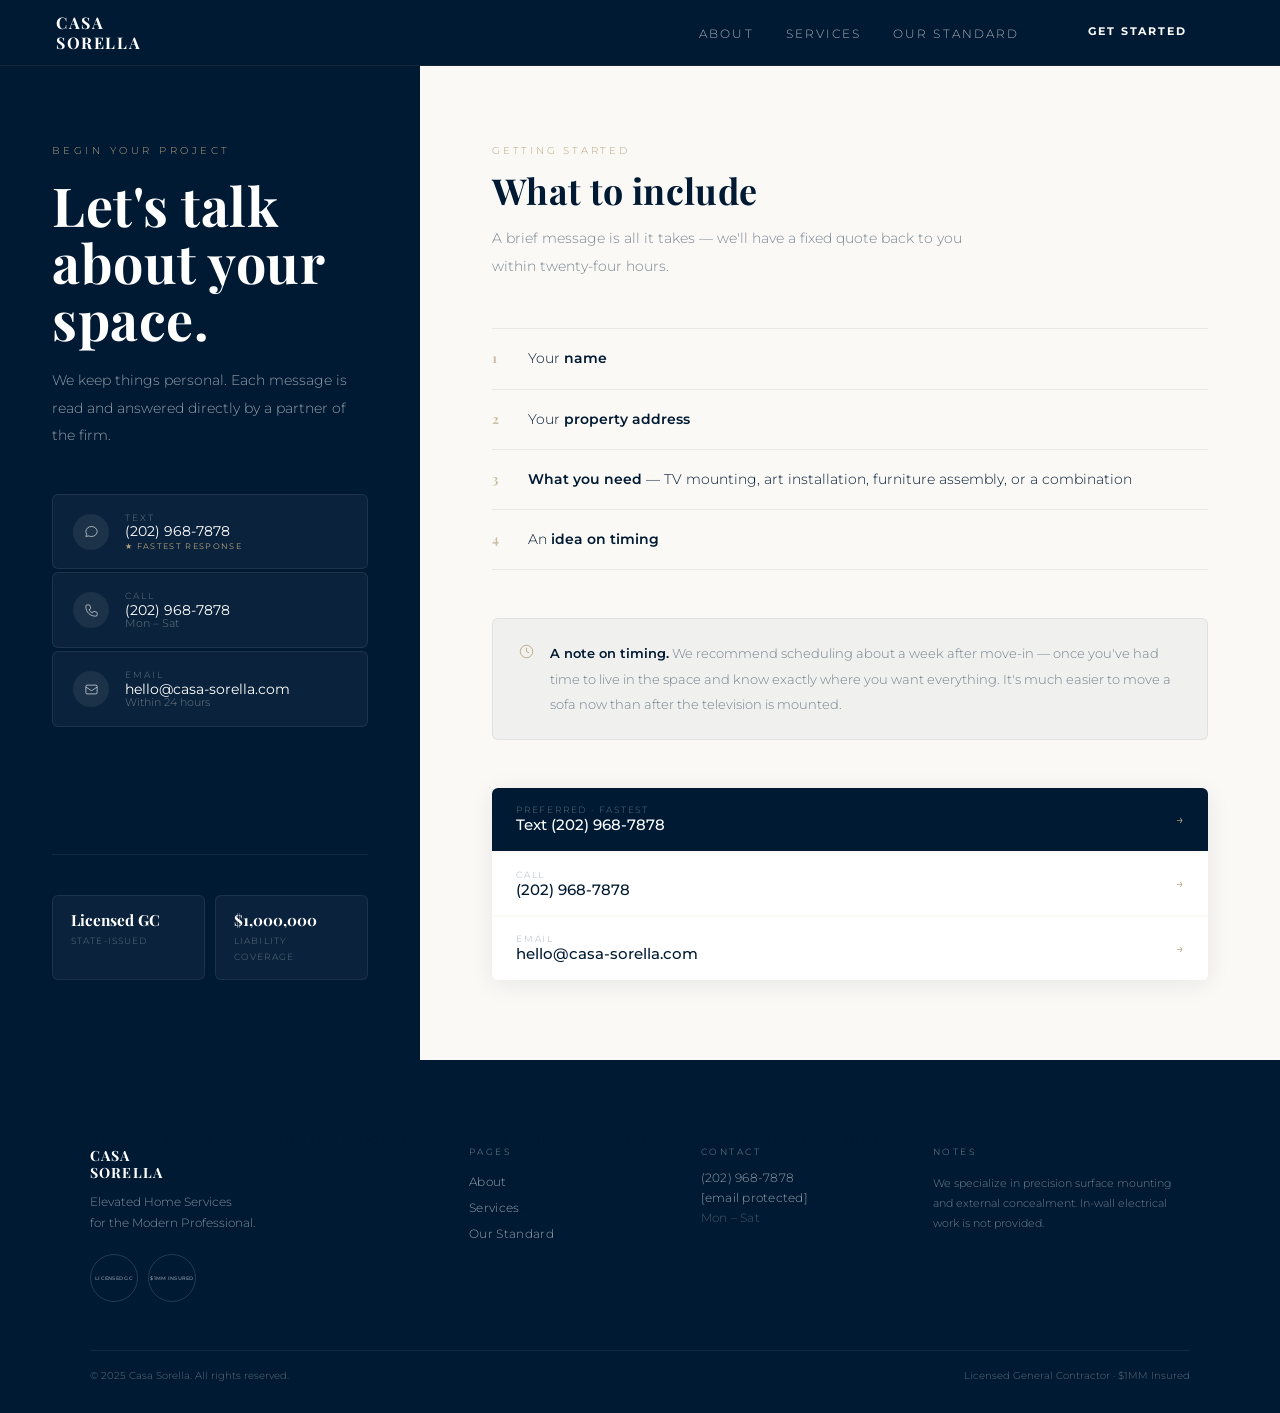
<file: booking.html>
<!DOCTYPE html>
<html lang="en">
<head>
<meta charset="UTF-8"/>
<meta name="viewport" content="width=device-width,initial-scale=1.0"/>
<title>Get Started | Casa Sorella</title>
<style>
@import url('https://fonts.googleapis.com/css2?family=Playfair+Display:ital,wght@0,400;0,700;0,800;1,400;1,700&family=Montserrat:wght@200;300;400;500;600&display=swap');
*, *::before, *::after { box-sizing: border-box; margin: 0; padding: 0; }

:root {
  --linen:   #FAF9F6;
  --navy:    #001A33;
  --bronze:  #B8A47E;
  --muted:   rgba(0,26,51,.52);
  --faint:   rgba(0,26,51,.32);
  --border:  rgba(0,26,51,.07);
  --radius:  6px;
  --grain:   url("data:image/svg+xml,%3Csvg xmlns='http://www.w3.org/2000/svg' width='300' height='300'%3E%3Cfilter id='n'%3E%3CfeTurbulence type='fractalNoise' baseFrequency='0.75' numOctaves='4' stitchTiles='stitch'/%3E%3C/filter%3E%3Crect width='300' height='300' filter='url(%23n)' opacity='0.032'/%3E%3C/svg%3E");
}

html { scroll-behavior: smooth; }

body {
  font-family: 'Montserrat', sans-serif;
  background-color: var(--linen);
  background-image: var(--grain);
  background-size: 300px 300px;
  color: var(--navy);
  -webkit-font-smoothing: antialiased;
  line-height: 1;
}

a { text-decoration: none; color: inherit; }
img { display: block; max-width: 100%; }

/* ── NAV — glassmorphism ──────────────────────────────────────────── */
.nav {
  position: fixed; top: 0; left: 0; right: 0; z-index: 500;
  height: 66px;
  display: flex; align-items: center; padding: 0 56px;
  background: var(--navy);
  border-bottom: 1px solid rgba(184,164,126,.1);
  transition: background .35s;
}
.nav.solid {
  background: rgba(250,249,246,.94);
  backdrop-filter: blur(20px) saturate(1.5);
  -webkit-backdrop-filter: blur(20px) saturate(1.5);
  border-bottom: 1px solid rgba(184,164,126,.2);
  box-shadow: 0 2px 24px rgba(0,26,51,.07);
}
.nav.solid .nav__cta:hover {
  background: #fff;
  box-shadow: 0 0 0 2.5px var(--bronze);
  border-color: var(--bronze);
}
.nav__logo {
  font-family: 'Playfair Display', serif;
  font-size: 1rem; font-weight: 700;
  letter-spacing: .1em; line-height: 1.2;
  color: #fff; margin-right: auto;
  transition: color .35s;
}
.nav.solid .nav__logo { color: var(--navy); }
.nav__links { display: flex; list-style: none; gap: 32px; margin-right: 32px; }
.nav__links a {
  font-size: .72rem; font-weight: 300; letter-spacing: .18em;
  text-transform: uppercase; color: rgba(255,255,255,.65);
  transition: color .2s; position: relative;
}
.nav.solid .nav__links a { color: var(--muted); }
.nav__links a::after {
  content: ''; position: absolute; bottom: -4px; left: 0;
  width: 0; height: 1px; background: var(--bronze);
  transition: width .3s ease;
}
.nav__links a:hover, .nav__links a.active { color: #fff; }
.nav.solid .nav__links a:hover,
.nav.solid .nav__links a.active { color: var(--navy); }
.nav__links a:hover::after, .nav__links a.active::after { width: 100%; }
.nav__cta {
  font-family: 'Montserrat', sans-serif;
  font-size: .82rem; font-weight: 700; letter-spacing: .12em;
  text-transform: uppercase; white-space: nowrap;
  background: rgba(255,255,255,.15); color: #fff;
  padding: 10px 26px; border-radius: var(--radius);
  border: 1px solid rgba(255,255,255,.35);
  backdrop-filter: blur(8px);
  -webkit-backdrop-filter: blur(8px);
  transition: box-shadow .32s ease, border-color .32s ease, transform .2s ease;
}
.nav__cta:hover {
  box-shadow: 0 0 0 2.5px var(--bronze);
  border-color: var(--bronze);
  transform: translateY(-1px);
}
.nav__ham {
  display: none; flex-direction: column;
  justify-content: center; gap: 5px;
  background: none; border: none; cursor: pointer; padding: 6px;
}
.nav__ham span {
  display: block; width: 22px; height: 1.5px;
  background: #fff; transition: background .35s;
}
.nav.solid .nav__cta { background: var(--navy); color: #fff; border-color: var(--navy); backdrop-filter: none; -webkit-backdrop-filter: none; }
.nav.solid .nav__ham span { background: var(--navy); }

/* ── MOBILE MENU ─────────────────────────────────────────────────── */
.mob-overlay {
  position: fixed; inset: 0; z-index: 600;
  background: rgba(0,26,51,.45);
  opacity: 0; pointer-events: none; transition: opacity .3s;
}
.mob-overlay.open { opacity: 1; pointer-events: all; }
.mob-menu {
  position: fixed; top: 0; right: 0; bottom: 0; width: 280px;
  z-index: 700; background: var(--navy);
  display: flex; flex-direction: column;
  padding: 72px 36px 40px; gap: 24px;
  transform: translateX(100%);
  transition: transform .34s cubic-bezier(.16,1,.3,1);
}
.mob-menu.open { transform: translateX(0); }
.mob-menu__close {
  position: absolute; top: 18px; right: 22px;
  background: none; border: none; color: #fff;
  font-size: 1.5rem; cursor: pointer; line-height: 1;
}
.mob-menu a {
  font-size: .72rem; font-weight: 200; letter-spacing: .22em;
  text-transform: uppercase; color: rgba(255,255,255,.62);
  transition: color .2s;
}
.mob-menu a:hover { color: #fff; }

/* ── PAGE HEADER ─────────────────────────────────────────────────── */
.page-hdr {
  background: var(--navy);
  padding: 126px 56px 76px; margin-top: 66px;
}
.page-hdr__inner { max-width: 1100px; margin: 0 auto; }
.page-hdr__eyebrow {
  font-size: .66rem; font-weight: 300; letter-spacing: .28em;
  text-transform: uppercase; color: var(--bronze);
  display: block; margin-bottom: 18px;
}
.page-hdr__title {
  font-family: 'Playfair Display', serif;
  font-size: clamp(2.8rem,5vw,4.4rem); font-weight: 700;
  color: #fff; line-height: 1.08; letter-spacing: .01em; margin-bottom: 22px;
}
.page-hdr__sub {
  font-size: .84rem; font-weight: 300; letter-spacing: .025em;
  color: rgba(255,255,255,.75); line-height: 2; max-width: 520px; ;
}

/* ── LAYOUT ──────────────────────────────────────────────────────── */
.wrap { max-width: 1100px; margin: 0 auto; }

/* ── SHARED TYPE ─────────────────────────────────────────────────── */
.eyebrow {
  font-size: .64rem; font-weight: 300; letter-spacing: .32em;
  text-transform: uppercase; color: var(--bronze); display: block;
}
.title-serif {
  font-family: 'Playfair Display', serif;
  font-weight: 700; color: var(--navy); line-height: 1.1;
}
.title-sans {
  font-family: 'Montserrat', sans-serif;
  font-weight: 200; color: var(--navy);
  line-height: 1.3; letter-spacing: .08em;
}
.body-copy {
  font-size: .82rem; font-weight: 300;
  line-height: 2.05; color: var(--muted); letter-spacing: .025em;
}

/* ── BUTTONS ─────────────────────────────────────────────────────── */
.btn {
  display: inline-block;
  font-family: 'Montserrat', sans-serif;
  font-size: .66rem; font-weight: 700; letter-spacing: .18em;
  text-transform: uppercase; cursor: pointer;
  border-radius: var(--radius); transition: box-shadow .32s ease, border-color .32s ease, transform .2s ease;
}
.btn-navy {
  background: var(--navy); color: #fff; border: 1px solid var(--navy); padding: 13px 36px; font-weight: 700;
}
.btn-navy:hover {
  box-shadow: 0 0 0 2px var(--bronze), 0 8px 32px rgba(0,26,51,.22); border-color: var(--bronze); transform: translateY(-2px);
}
.btn-ghost {
  background: transparent; color: var(--bronze);
  border: 1px solid var(--bronze); padding: 13px 36px;
}
.btn-ghost:hover { background: var(--bronze); color: var(--navy); transform: translateY(-2px); box-shadow: 0 8px 32px rgba(184,164,126,.28); }

/* ── BRONZE LINK ─────────────────────────────────────────────────── */
.b-link {
  font-size: .65rem; font-weight: 400; letter-spacing: .2em;
  text-transform: uppercase; color: var(--navy);
  border-bottom: 1px solid rgba(184,164,126,.4); padding-bottom: 2px;
  transition: color .2s, border-color .2s;
}
.b-link:hover { color: var(--bronze); border-color: var(--bronze); }

/* ── IMAGE TREATMENTS ────────────────────────────────────────────── */
.img-wrap { overflow: hidden; border-radius: var(--radius); }
.img-wrap img {
  width: 100%; height: 100%; object-fit: cover; display: block;
  filter: saturate(0.86);
  transition: filter .8s cubic-bezier(.16,1,.3,1), transform .9s cubic-bezier(.16,1,.3,1);
}
.img-wrap:hover img { filter: saturate(1); transform: scale(1.04); }

/* ── CARDS ───────────────────────────────────────────────────────── */
.float-card {
  background: #fff;
  border-radius: 10px;
  box-shadow: 0 6px 40px rgba(0,26,51,.07);
  transition: box-shadow .35s ease, transform .35s ease;
}
.float-card:hover {
  box-shadow: 0 20px 64px rgba(0,26,51,.13);
  transform: translateY(-6px);
}
.dark-card {
  background: var(--navy);
  border-radius: 10px;
  box-shadow: 0 12px 64px rgba(0,26,51,.22);
}

/* ── REVEAL ANIMATION ────────────────────────────────────────────── */
.reveal { transition: opacity .7s cubic-bezier(.16,1,.3,1), transform .7s cubic-bezier(.16,1,.3,1); }
.js-ready .reveal { opacity: 0; transform: translateY(24px); }
.js-ready .reveal.in { opacity: 1; transform: none; }
.d1 { transition-delay: .1s; }
.d2 { transition-delay: .2s; }
.d3 { transition-delay: .3s; }
.d4 { transition-delay: .4s; }

/* ── FOOTER ──────────────────────────────────────────────────────── */
.footer { background: var(--navy); padding: 72px 56px 32px; }
.footer__inner { max-width: 1100px; margin: 0 auto; }
.footer__grid {
  display: grid; grid-template-columns: 1.8fr 1fr 1fr 1.4fr;
  gap: 48px; margin-bottom: 48px;
}
.footer__logo {
  font-family: 'Playfair Display', serif; font-size: .88rem;
  font-weight: 700; color: #fff; display: block;
  letter-spacing: .08em; line-height: 1.2; margin-bottom: 10px;
}
.footer__tag { font-size: .72rem; font-weight: 300; color: rgba(255,255,255,.50); line-height: 1.85; margin-bottom: 20px; }
.footer__badges { display: flex; gap: 10px; }
.footer__badge {
  width: 48px; height: 48px; border-radius: 50%;
  border: 1px solid rgba(255,255,255,.14);
  display: flex; align-items: center; justify-content: center;
}
.footer__badge-text { font-size: .32rem; font-weight: 600; letter-spacing: .05em; text-transform: uppercase; color: rgba(255,255,255,.45); text-align: center; line-height: 1.4; }
.footer__col-title { font-size: .56rem; font-weight: 300; letter-spacing: .28em; text-transform: uppercase; color: rgba(255,255,255,.48); display: block; margin-bottom: 16px; }
.footer__links { list-style: none; display: flex; flex-direction: column; gap: 10px; }
.footer__links a { font-size: .74rem; font-weight: 300; color: rgba(255,255,255,.58); letter-spacing: .03em; transition: color .2s; }
.footer__links a:hover { color: #fff; }
.footer__contact { font-size: .74rem; font-weight: 300; color: rgba(255,255,255,.58); display: block; margin-bottom: 8px; letter-spacing: .02em; transition: color .2s; }
.footer__contact:hover { color: #fff; }
.footer__note { font-size: .68rem; font-weight: 300; color: rgba(255,255,255,.44); line-height: 1.85; }
.footer__bottom { border-top: 1px solid rgba(255,255,255,.07); padding-top: 20px; display: flex; justify-content: space-between; flex-wrap: wrap; gap: 8px; }
.footer__bottom p { font-size: .62rem; font-weight: 300; color: rgba(255,255,255,.36); }

/* ── RESPONSIVE ──────────────────────────────────────────────────── */
@media (max-width: 900px) {
  .nav { padding: 0 24px; }
  .nav__links, .nav__cta { display: none; }
  .nav__ham { display: flex; }
  .page-hdr { padding: 100px 24px 60px; }
  .footer { padding: 52px 24px 24px; }
  .footer__grid { grid-template-columns: 1fr 1fr; gap: 32px; }
}
@media (max-width: 520px) {
  .footer__grid { grid-template-columns: 1fr; }
}

/* ── BOOKING PAGE ───────────────────────────────────────────────── */
.contact-wrap {
  margin-top: 66px;
  min-height: calc(100vh - 66px);
  display: grid;
  grid-template-columns: 420px 1fr;
}
.cl {
  background: var(--navy);
  padding: 80px 52px;
  display: flex;
  flex-direction: column;
}
.cl__ey {
  font-size: .64rem; font-weight: 300; letter-spacing: .34em;
  text-transform: uppercase; color: var(--bronze);
  display: block; margin-bottom: 20px;
}
.cl__title {
  font-family: 'Playfair Display', serif;
  font-size: clamp(2.6rem,4.2vw,4rem);
  font-weight: 700; color: #fff;
  line-height: 1.06; letter-spacing: .01em;
  margin-bottom: 20px;
}
.cl__body {
  font-size: .86rem; font-weight: 300;
  line-height: 2.0; color: rgba(255,255,255,.58);
  margin-bottom: 44px;
}
.cl__methods { display: flex; flex-direction: column; gap: 3px; margin-bottom: auto; }
.cl__method {
  display: flex; gap: 16px; align-items: center;
  padding: 18px 20px;
  background: rgba(255,255,255,.04);
  border: 1px solid rgba(255,255,255,.08);
  border-radius: var(--radius);
  text-decoration: none;
  transition: background .22s, border-color .22s;
}
.cl__method:hover { background: rgba(184,164,126,.1); border-color: rgba(184,164,126,.3); }
.cl__method-icon {
  width: 36px; height: 36px; border-radius: 50%;
  background: rgba(255,255,255,.07);
  display: flex; align-items: center; justify-content: center; flex-shrink: 0;
}
.cl__method-icon svg { width: 15px; height: 15px; color: rgba(255,255,255,.65); }
.cl__method-content { display: flex; flex-direction: column; gap: 2px; }
.cl__method-label {
  font-size: .58rem; font-weight: 300; letter-spacing: .22em;
  text-transform: uppercase; color: rgba(255,255,255,.38);
}
.cl__method-value { font-size: .88rem; font-weight: 400; color: #fff; }
.cl__method-note { font-size: .66rem; font-weight: 300; color: rgba(255,255,255,.38); }
.preferred {
  font-size: .52rem; font-weight: 400; letter-spacing: .16em;
  text-transform: uppercase; color: var(--bronze); margin-top: 2px; display: block;
}
.cl__divider { height: 1px; background: rgba(255,255,255,.07); margin: 40px 0; }
.cl__creds { display: grid; grid-template-columns: 1fr 1fr; gap: 10px; }
.cl__cred {
  padding: 16px 18px;
  background: rgba(255,255,255,.04);
  border: 1px solid rgba(255,255,255,.07);
  border-radius: var(--radius);
}
.cl__cred-big {
  font-family: 'Playfair Display', serif;
  font-size: .96rem; font-weight: 700; color: #fff;
  display: block; margin-bottom: 4px;
}
.cl__cred-sub {
  font-size: .58rem; font-weight: 300;
  color: rgba(255,255,255,.36);
  letter-spacing: .12em; text-transform: uppercase;
}
.cr {
  background: var(--linen);
  padding: 80px 72px;
  display: flex; flex-direction: column; justify-content: center;
}
.cr__section { margin-bottom: 48px; }
.cr__section:last-child { margin-bottom: 0; }
.cr__label {
  font-size: .62rem; font-weight: 300; letter-spacing: .28em;
  text-transform: uppercase; color: var(--bronze);
  display: block; margin-bottom: 14px;
}
.cr__title {
  font-family: 'Playfair Display', serif;
  font-size: clamp(1.8rem,2.8vw,2.4rem);
  font-weight: 700; color: var(--navy);
  line-height: 1.12; letter-spacing: .01em; margin-bottom: 14px;
}
.cr__sub {
  font-size: .88rem; font-weight: 300;
  color: var(--muted); line-height: 2.0; max-width: 480px;
}
.cr__checklist { list-style: none; border-top: 1px solid var(--border); }
.cr__check {
  display: flex; gap: 20px; align-items: baseline;
  padding: 18px 0; border-bottom: 1px solid var(--border);
}
.cr__check-num {
  font-family: 'Playfair Display', serif;
  font-size: .82rem; font-weight: 700;
  color: var(--bronze); opacity: .7;
  flex-shrink: 0; width: 16px;
}
.cr__check-text {
  font-size: .88rem; font-weight: 300;
  color: var(--navy); line-height: 1.65;
}
.cr__check-text strong { font-weight: 600; }
.cr__timing {
  display: flex; gap: 16px; align-items: flex-start;
  padding: 22px 26px;
  background: rgba(0,26,51,.04);
  border-radius: var(--radius);
  border: 1px solid var(--border);
}
.cr__timing-icon { flex-shrink: 0; color: var(--bronze); margin-top: 3px; }
.cr__timing-icon svg { width: 15px; height: 15px; }
.cr__timing-text {
  font-size: .84rem; font-weight: 300;
  color: var(--muted); line-height: 1.88;
}
.cr__timing-text strong { font-weight: 600; color: var(--navy); }
.cr__cta {
  display: flex; flex-direction: column; gap: 2px;
  border-radius: var(--radius); overflow: hidden;
  box-shadow: 0 4px 24px rgba(0,26,51,.08);
}
.cr__cta-lnk {
  display: flex; align-items: center; justify-content: space-between;
  padding: 18px 24px; background: #fff;
  text-decoration: none; color: var(--navy);
  transition: background .18s;
}
.cr__cta-lnk:hover { background: rgba(184,164,126,.07); }
.cr__cta-lnk--primary { background: var(--navy); color: #fff; }
.cr__cta-lnk--primary:hover { background: rgba(0,26,51,.88); }
.cr__cta-lnk-left { display: flex; flex-direction: column; gap: 3px; }
.cr__cta-lbl {
  font-size: .56rem; font-weight: 300; letter-spacing: .2em;
  text-transform: uppercase; color: var(--faint);
}
.cr__cta-lnk--primary .cr__cta-lbl { color: rgba(255,255,255,.38); }
.cr__cta-val { font-size: .92rem; font-weight: 500; }
.cr__cta-arrow { color: var(--bronze); font-size: .82rem; }
@media (max-width: 920px) {
  .contact-wrap { grid-template-columns: 1fr; }
  .cl { padding: 60px 28px; }
  .cr { padding: 60px 28px; justify-content: flex-start; }
}

</style>
</head>
<body>
<nav class="nav" id="mainNav">
  <a href="index.html" class="nav__logo">CASA<br>SORELLA</a>
  <ul class="nav__links"><li><a href="about.html">About</a></li>
    <li><a href="services.html">Services</a></li>
    <li><a href="standard.html">Our Standard</a></li></ul>
  <a href="booking.html" class="nav__cta btn btn-navy">Get Started</a>
  <button class="nav__ham" id="ham"><span></span><span></span><span></span></button>
</nav>
<div class="mob-overlay" id="mobOverlay"></div>
<div class="mob-menu" id="mobMenu">
  <button class="mob-menu__close" id="mobClose">×</button>
<a href="about.html">About</a>
<a href="services.html">Services</a>
<a href="standard.html">Our Standard</a>
</div>

<div class="contact-wrap">

  <div class="cl">
    <span class="cl__ey">Begin Your Project</span>
    <h1 class="cl__title">Let's talk<br>about your<br>space.</h1>
    <p class="cl__body">We keep things personal. Each message is read and answered directly by a partner of the firm.</p>

    <div class="cl__methods">
      <a href="sms:+12029687878" class="cl__method">
        <div class="cl__method-icon"><svg viewBox="0 0 24 24" fill="none" stroke="currentColor" stroke-width="1.5"><path d="M8 12h.01M12 12h.01M16 12h.01M21 12c0 4.418-4.03 8-9 8a9.863 9.863 0 01-4.255-.949L3 20l1.395-3.72C3.512 15.042 3 13.574 3 12c0-4.418 4.03-8 9-8s9 3.582 9 8z"/></svg></div>
        <div class="cl__method-content">
          <span class="cl__method-label">Text</span>
          <span class="cl__method-value">(202) 968-7878</span>
          <span class="preferred">★ Fastest Response</span>
        </div>
      </a>
      <a href="tel:+12029687878" class="cl__method">
        <div class="cl__method-icon"><svg viewBox="0 0 24 24" fill="none" stroke="currentColor" stroke-width="1.5"><path d="M3 5a2 2 0 012-2h3.28a1 1 0 01.948.684l1.498 4.493a1 1 0 01-.502 1.21l-2.257 1.13a11.042 11.042 0 005.516 5.516l1.13-2.257a1 1 0 011.21-.502l4.493 1.498a1 1 0 01.684.949V19a2 2 0 01-2 2h-1C9.716 21 3 14.284 3 6V5z"/></svg></div>
        <div class="cl__method-content">
          <span class="cl__method-label">Call</span>
          <span class="cl__method-value">(202) 968-7878</span>
          <span class="cl__method-note">Mon – Sat</span>
        </div>
      </a>
      <a href="mailto:hello@casa-sorella.com" class="cl__method">
        <div class="cl__method-icon"><svg viewBox="0 0 24 24" fill="none" stroke="currentColor" stroke-width="1.5"><path d="M3 8l7.89 5.26a2 2 0 002.22 0L21 8M5 19h14a2 2 0 002-2V7a2 2 0 00-2-2H5a2 2 0 00-2 2v10a2 2 0 002 2z"/></svg></div>
        <div class="cl__method-content">
          <span class="cl__method-label">Email</span>
          <span class="cl__method-value">hello@casa-sorella.com</span>
          <span class="cl__method-note">Within 24 hours</span>
        </div>
      </a>
    </div>

    <div class="cl__divider"></div>
    <div class="cl__creds">
      <div class="cl__cred">
        <span class="cl__cred-big">Licensed GC</span>
        <span class="cl__cred-sub">State-Issued</span>
      </div>
      <div class="cl__cred">
        <span class="cl__cred-big">$1,000,000</span>
        <span class="cl__cred-sub">Liability Coverage</span>
      </div>
    </div>
  </div>

  <div class="cr">
    <div class="cr__section">
      <span class="cr__label">Getting Started</span>
      <h2 class="cr__title">What to include</h2>
      <p class="cr__sub">A brief message is all it takes — we'll have a fixed quote back to you within twenty-four hours.</p>
    </div>

    <div class="cr__section">
      <ul class="cr__checklist">
        <li class="cr__check">
          <span class="cr__check-num">1</span>
          <span class="cr__check-text">Your <strong>name</strong></span>
        </li>
        <li class="cr__check">
          <span class="cr__check-num">2</span>
          <span class="cr__check-text">Your <strong>property address</strong></span>
        </li>
        <li class="cr__check">
          <span class="cr__check-num">3</span>
          <span class="cr__check-text"><strong>What you need</strong> — TV mounting, art installation, furniture assembly, or a combination</span>
        </li>
        <li class="cr__check">
          <span class="cr__check-num">4</span>
          <span class="cr__check-text">An <strong>idea on timing</strong></span>
        </li>
      </ul>
    </div>

    <div class="cr__section">
      <div class="cr__timing reveal">
        <div class="cr__timing-icon"><svg viewBox="0 0 24 24" fill="none" stroke="currentColor" stroke-width="1.4"><circle cx="12" cy="12" r="10"/><path d="M12 6v6l4 2"/></svg></div>
        <p class="cr__timing-text"><strong>A note on timing.</strong> We recommend scheduling about a week after move-in — once you've had time to live in the space and know exactly where you want everything. It's much easier to move a sofa now than after the television is mounted.</p>
      </div>
    </div>

    <div class="cr__cta reveal">
      <a href="sms:+12029687878&body=Hi%2C%20my%20name%20is%20%5Bname%5D.%20My%20address%20is%20%5Baddress%5D.%20I%27m%20looking%20for%20%5Bservice%5D%20and%20hoping%20to%20get%20this%20done%20%5Btiming%5D." class="cr__cta-lnk cr__cta-lnk--primary">
        <div class="cr__cta-lnk-left">
          <span class="cr__cta-lbl">Preferred · Fastest</span>
          <span class="cr__cta-val">Text (202) 968-7878</span>
        </div>
        <span class="cr__cta-arrow">→</span>
      </a>
      <a href="tel:+12029687878" class="cr__cta-lnk">
        <div class="cr__cta-lnk-left">
          <span class="cr__cta-lbl">Call</span>
          <span class="cr__cta-val">(202) 968-7878</span>
        </div>
        <span class="cr__cta-arrow">→</span>
      </a>
      <a href="mailto:hello@casa-sorella.com?subject=Project%20Inquiry" class="cr__cta-lnk">
        <div class="cr__cta-lnk-left">
          <span class="cr__cta-lbl">Email</span>
          <span class="cr__cta-val">hello@casa-sorella.com</span>
        </div>
        <span class="cr__cta-arrow">→</span>
      </a>
    </div>
  </div>

</div>
<footer class="footer">
  <div class="footer__inner">
    <div class="footer__tagline">
      <span class="footer__tagline-mark"></span>
      <p class="footer__tagline-text">Elevated home services for the modern professional. Delivered with the certainty of a licensed firm.</p>
      <span class="footer__tagline-mark"></span>
    </div>
    <div class="footer__grid">
      <div>
        <a href="index.html" class="footer__logo">CASA<br>SORELLA</a>
        <p class="footer__tag">Elevated Home Services<br>for the Modern Professional.</p>
        <div class="footer__badges">
          <div class="footer__badge"><span class="footer__badge-text">Licensed GC</span></div>
          <div class="footer__badge"><span class="footer__badge-text">$1MM Insured</span></div>
        </div>
      </div>
      <div>
        <span class="footer__col-title">Pages</span>
        <ul class="footer__links">
          <li><a href="about.html">About</a></li>
          <li><a href="services.html">Services</a></li>
          <li><a href="standard.html">Our Standard</a></li>
        </ul>
      </div>
      <div>
        <span class="footer__col-title">Contact</span>
        <a href="sms:+12029687878" class="footer__contact">(202) 968-7878</a>
        <a href="/cdn-cgi/l/email-protection#8de5e8e1e1e2cdeeecfeeca0fee2ffe8e1e1eca3eee2e0" class="footer__contact"><span class="__cf_email__" data-cfemail="ec8489808083ac8f8d9f8dc19f839e8980808dc28f8381">[email&#160;protected]</span></a>
        <span class="footer__contact" style="opacity:.45;cursor:default;">Mon – Sat</span>
      </div>
      <div>
        <span class="footer__col-title">Notes</span>
        <p class="footer__note">We specialize in precision surface mounting and external concealment. In-wall electrical work is not provided.</p>
      </div>
    </div>
    <div class="footer__bottom">
      <p>© 2025 Casa Sorella. All rights reserved.</p>
      <p>Licensed General Contractor · $1MM Insured</p>
    </div>
  </div>
</footer>
<script>
(function(){
  // Nav scroll — navy at top, glass when scrolled
  var nav = document.querySelector('.nav');
  if(nav) window.addEventListener('scroll', function(){
    nav.classList.toggle('solid', window.scrollY > 60);
  }, {passive:true});

  // Hamburger menu
  var ham=document.getElementById('ham'), mm=document.getElementById('mobMenu'),
      mo=document.getElementById('mobOverlay'), mc=document.getElementById('mobClose');
  function openMenu(){ if(mm)mm.classList.add('open'); if(mo)mo.classList.add('open'); }
  function closeMenu(){ if(mm)mm.classList.remove('open'); if(mo)mo.classList.remove('open'); }
  if(ham) ham.addEventListener('click',openMenu);
  if(mc)  mc.addEventListener('click',closeMenu);
  if(mo)  mo.addEventListener('click',closeMenu);
  if(mm)  mm.querySelectorAll('a').forEach(function(a){ a.addEventListener('click',closeMenu); });

  // Scroll reveal
  document.documentElement.classList.add('js-ready');
  var els = document.querySelectorAll('.reveal');
  if(!els.length) return;
  if(!('IntersectionObserver' in window)){
    els.forEach(function(el){ el.classList.add('in'); });
    return;
  }
  var io = new IntersectionObserver(function(entries){
    entries.forEach(function(e){
      if(e.isIntersecting){ e.target.classList.add('in'); io.unobserve(e.target); }
    });
  }, { threshold: 0.04, rootMargin: '0px 0px -24px 0px' });
  els.forEach(function(el){ io.observe(el); });
})();
</script>
</body>
</html>
</file>
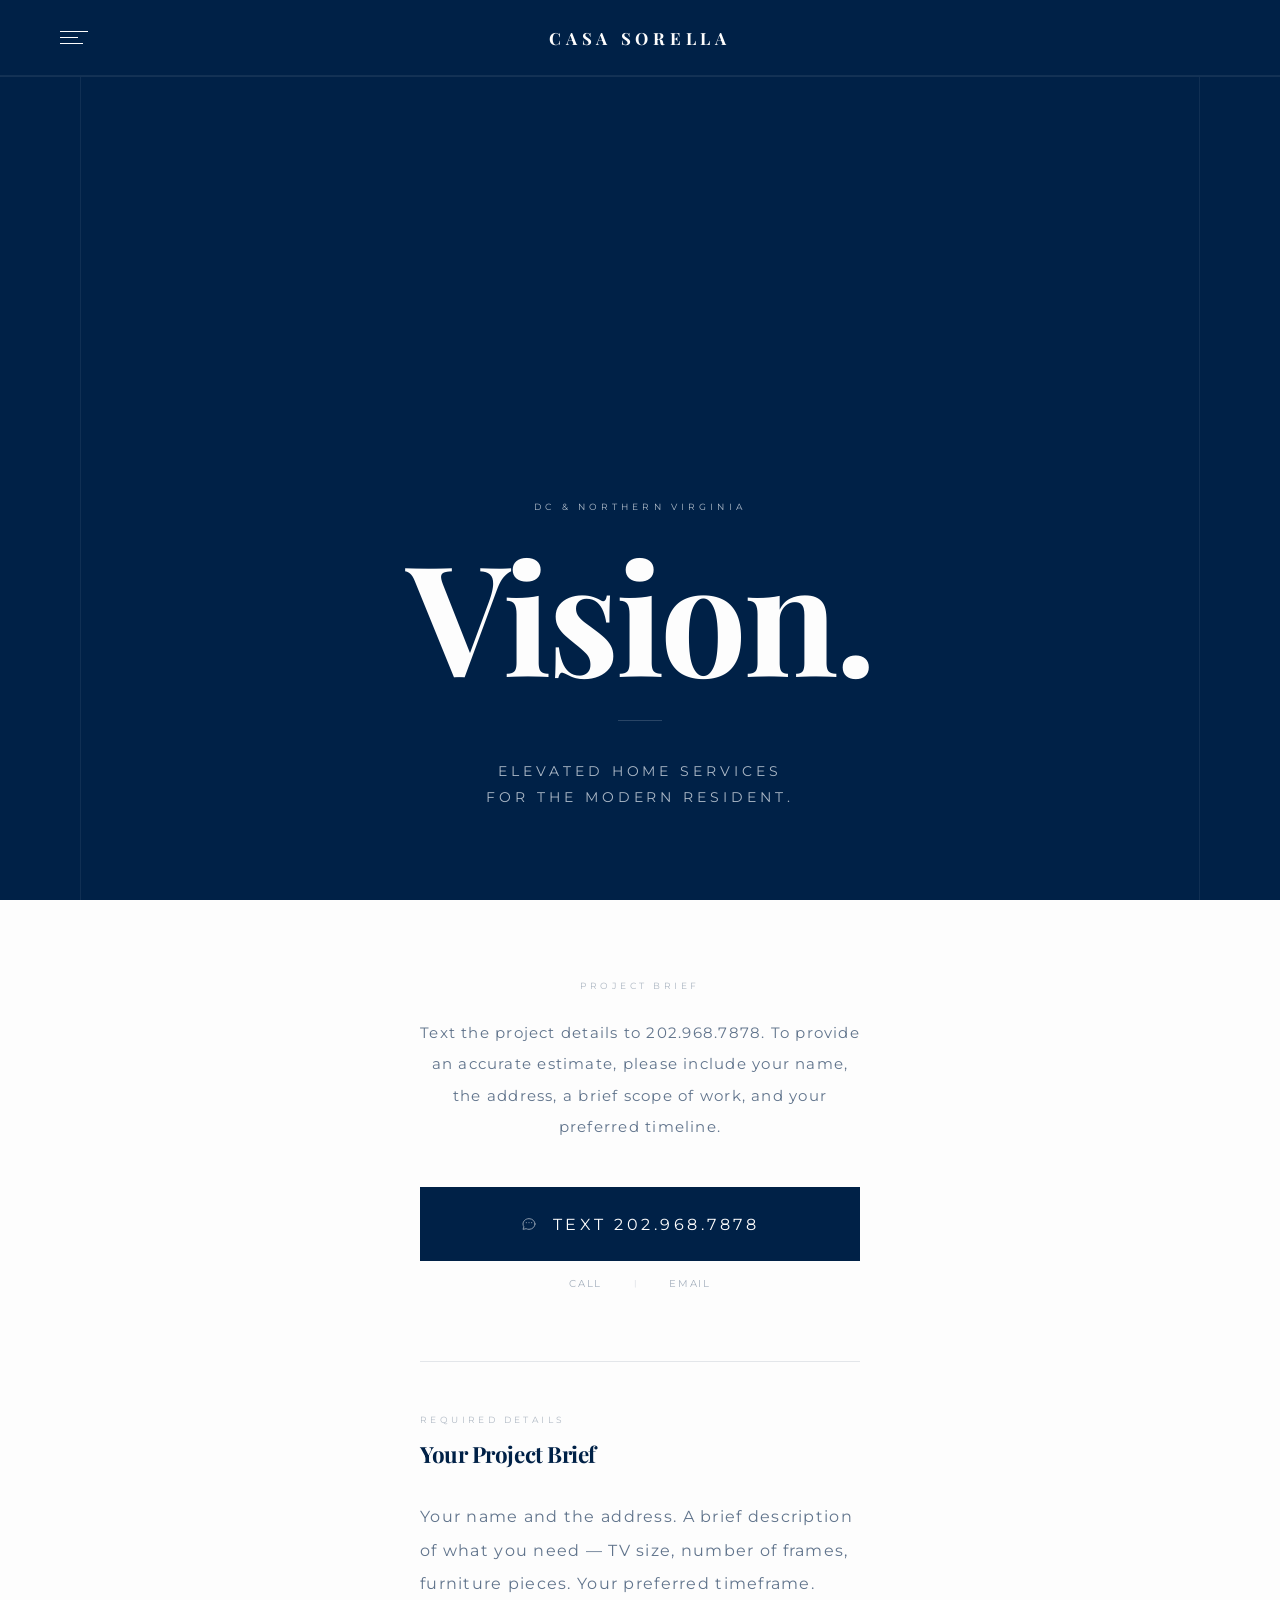
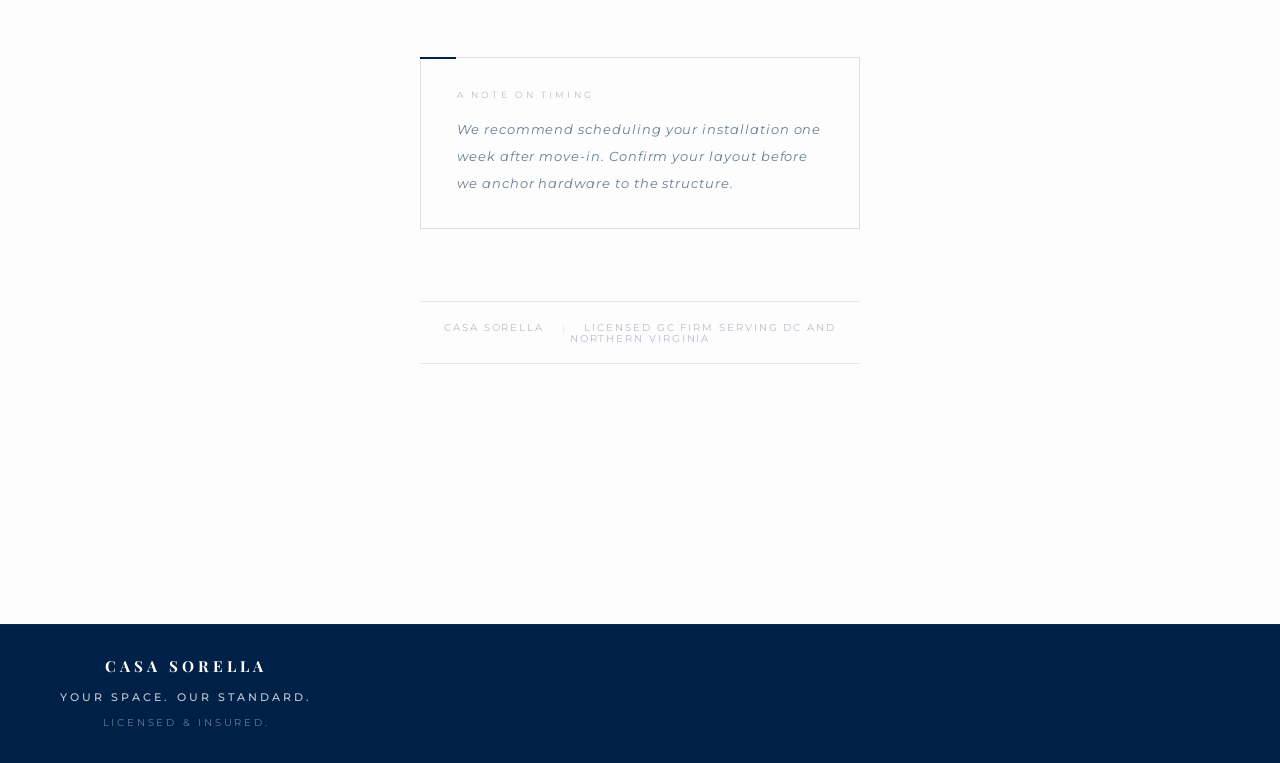
<file: get-started.html>
<!DOCTYPE html>
<html lang="en">
<head>
<meta charset="UTF-8" />
<meta name="viewport" content="width=device-width, initial-scale=1.0"/>
<meta name="description" content="Start your TV mounting or art hanging project in DC or Northern Virginia. Text Casa Sorella for a standardized rate and availability. Licensed GC firm."/>
<meta name="robots" content="index, follow"/>
<meta property="og:type" content="website"/>
<meta property="og:title" content="Vision | Casa Sorella DC"/>
<meta property="og:description" content="Start your residential installation project in DC or Northern Virginia. Text for a rate and scheduling."/>
<meta property="og:site_name" content="Casa Sorella"/>
<title>Vision | Get Started | Casa Sorella</title>
<link href="https://fonts.googleapis.com/css2?family=Playfair+Display:ital,wght@0,700;0,900;1,700&family=Montserrat:wght@300;400;500;600&display=swap" rel="stylesheet"/>
<link rel="stylesheet" href="style.css"/>
<style>

/* ═══════════════════════════════════════════
   RESET & TOKENS
═══════════════════════════════════════════ */
*, *::before, *::after {
  box-sizing: border-box;
  margin: 0;
  padding: 0;
  border-radius: 0 !important;
}

:root {
  --navy:       #002147;
  --white:      #FDFDFD;
  --warm-white: #FDFDFD;
  --sky:        #E3E9F0;
  --serif:      'Playfair Display', serif;
  --sans:       'Montserrat', sans-serif;
  --pad-h:      60px;
  --tracking-tight: -0.02em;
  --tracking-body:   0.05em;
  --tracking-caps:   0.22em;
}

html { scroll-behavior: smooth; }

body {
  background: var(--white);
  color: var(--navy);
  font-family: var(--sans);
  font-weight: 400;
  letter-spacing: var(--tracking-body);
  -webkit-font-smoothing: antialiased;
  min-height: 100vh;
  display: flex;
  flex-direction: column;
  animation: bodyFadeIn 0.8s ease-in-out both;
}

@keyframes bodyFadeIn {
  from { opacity: 0; }
  to   { opacity: 1; }
}

/* ═══════════════════════════════════════════
   MODULE: NAV
═══════════════════════════════════════════ */
#nav {
  background: var(--navy);
  display: grid;
  grid-template-columns: 44px 1fr 44px;
  align-items: center;
  padding: 0 var(--pad-h);
  height: 76px;
  border-bottom: 1px solid rgba(255,255,255,0.07);
  flex-shrink: 0;
}

.nav__hamburger {
  display: flex;
  flex-direction: column;
  justify-content: center;
  align-items: flex-start;
  gap: 5px;
  background: none;
  border: none;
  cursor: pointer;
  padding: 4px 0;
  width: 32px;
}

.nav__hamburger-line {
  display: block;
  height: 1px;
  background: var(--white);
  transition: transform 0.3s ease, opacity 0.3s ease, width 0.3s ease;
}

.nav__hamburger-line:nth-child(1) { width: 28px; }
.nav__hamburger-line:nth-child(2) { width: 18px; }
.nav__hamburger-line:nth-child(3) { width: 23px; }

.nav__hamburger.is-open .nav__hamburger-line:nth-child(1) { width: 24px; transform: translateY(6px) rotate(45deg); }
.nav__hamburger.is-open .nav__hamburger-line:nth-child(2) { opacity: 0; transform: scaleX(0); }
.nav__hamburger.is-open .nav__hamburger-line:nth-child(3) { width: 24px; transform: translateY(-6px) rotate(-45deg); }

.nav__logo {
  font-family: var(--serif);
  font-size: 1.05rem;
  font-weight: 700;
  color: var(--white);
  letter-spacing: 0.28em;
  text-transform: uppercase;
  text-decoration: none;
  text-align: center;
  justify-self: center;
}

.nav__cta-slot {
  display: flex;
  justify-content: flex-end;
  align-items: center;
}

/* ── DRAWER ── */
.nav__drawer {
  position: fixed;
  top: 76px;
  left: 0; right: 0;
  background: var(--navy);
  border-bottom: 1px solid rgba(255,255,255,0.08);
  z-index: 299;
  overflow: hidden;
  max-height: 0;
  transition: max-height 0.42s cubic-bezier(0.4, 0, 0.2, 1);
}

.nav__drawer.is-open { max-height: 480px; }

.nav__drawer-inner {
  padding: 36px var(--pad-h) 44px;
  display: flex;
  flex-direction: column;
}

.nav__drawer-item {
  display: flex;
  align-items: center;
  justify-content: space-between;
  padding: 1.25rem 0;
  border-bottom: 1px solid rgba(255,255,255,0.07);
  text-decoration: none;
  transition: opacity 0.2s;
}

.nav__drawer-item:last-of-type { border-bottom: none; }
.nav__drawer-item:hover { opacity: 0.55; }

.nav__drawer-label {
  font-family: var(--serif);
  font-weight: 700;
  font-size: clamp(1.4rem, 3.5vw, 2rem);
  color: var(--white);
  letter-spacing: var(--tracking-tight);
  line-height: 1;
}

.nav__drawer-index {
  font-family: var(--sans);
  font-weight: 400;
  font-size: 0.54rem;
  letter-spacing: 0.32em;
  text-transform: uppercase;
  color: rgba(227,233,240,0.52);
}

.nav__drawer-cta {
  margin-top: 2rem;
  align-self: flex-start;
  font-family: var(--sans);
  font-size: 0.64rem;
  font-weight: 500;
  letter-spacing: var(--tracking-caps);
  text-transform: uppercase;
  color: var(--navy);
  background: var(--white);
  padding: 0.88rem 2rem;
  text-decoration: none;
  transition: background 0.2s;
}

.nav__drawer-cta:hover { background: var(--sky); }

.nav__overlay {
  position: fixed;
  inset: 0;
  background: rgba(0,0,0,0.45);
  z-index: 298;
  opacity: 0;
  pointer-events: none;
  transition: opacity 0.3s ease;
}

.nav__overlay.is-open { opacity: 1; pointer-events: all; }

/* ═══════════════════════════════════════════
   PAGE LAYOUT
═══════════════════════════════════════════ */
main {
  flex: 1;
  display: flex;
  flex-direction: column;
  align-items: center;
}

/* ═══════════════════════════════════════════
   HERO — Full Navy
═══════════════════════════════════════════ */
#hero {
  width: 100%;
  background: var(--navy);
  padding: 100px var(--pad-h) 90px;
  display: flex;
  flex-direction: column;
  align-items: center;
  text-align: center;
  position: relative;
  overflow: hidden;
}

#hero::before,
#hero::after {
  content: '';
  position: absolute;
  top: 0;
  width: 1px;
  height: 100%;
  pointer-events: none;
}
#hero::before { left: 80px;  background: rgba(227,233,240,0.07); }
#hero::after  { right: 80px; background: rgba(227,233,240,0.07); }

.hero__eyebrow {
  font-family: var(--sans);
  font-weight: 400;
  font-size: 0.56rem;
  letter-spacing: 0.46em;
  text-transform: uppercase;
  color: rgba(227,233,240,0.78);
  margin-bottom: 2rem;
  opacity: 0;
  animation: fadeUp 0.6s 0.1s forwards;
}

.hero__title {
  font-family: var(--serif);
  font-weight: 700;
  font-size: clamp(4rem, 12vw, 10rem);
  color: var(--white);
  line-height: 0.88;
  letter-spacing: var(--tracking-tight);
  margin-bottom: 2.4rem;
  opacity: 0;
  animation: fadeUp 0.85s 0.2s forwards;
}

.hero__rule {
  width: 44px;
  height: 1px;
  background: rgba(227,233,240,0.18);
  margin-bottom: 2.4rem;
  opacity: 0;
  animation: fadeUp 0.6s 0.36s forwards;
}

.hero__descriptor {
  font-family: var(--sans);
  font-weight: 400;
  font-size: clamp(0.7rem, 1.4vw, 0.88rem);
  letter-spacing: 0.28em;
  text-transform: uppercase;
  color: rgba(227,233,240,0.75);
  line-height: 1.8;
  text-align: center;
  opacity: 0;
  animation: fadeUp 0.7s 0.48s forwards;
}

/* ═══════════════════════════════════════════
   CONTENT COLUMN
═══════════════════════════════════════════ */
.page__col {
  width: 100%;
  max-width: 560px;
  padding: 80px var(--pad-h) 100px;
  display: flex;
  flex-direction: column;
  align-items: stretch;
}

/* ── Direct action label ── */
.action__label {
  font-family: var(--sans);
  font-weight: 400;
  font-size: 0.58rem;
  letter-spacing: 0.38em;
  text-transform: uppercase;
  color: rgba(0,33,71,0.32);
  margin-bottom: 1.6rem;
  text-align: center;
}

.action__desc {
  font-family: var(--sans);
  font-weight: 400;
  font-size: clamp(0.84rem, 1.4vw, 0.96rem);
  line-height: 2.05;
  letter-spacing: 0.08em;
  color: rgba(0,33,71,0.62);
  text-align: center;
  margin-bottom: 2.8rem;
}

/* ── Primary SMS button ── */
.sms__btn {
  display: flex;
  align-items: center;
  justify-content: center;
  gap: 1rem;
  width: 100%;
  background: var(--navy);
  color: var(--white);
  font-family: var(--sans);
  font-weight: 400;
  font-size: clamp(0.88rem, 2vw, 1rem);
  letter-spacing: 0.22em;
  text-transform: uppercase;
  text-decoration: none;
  padding: 1.65rem 2rem;
  border: 1px solid var(--navy);
  min-height: 68px;
  transition: background 0.2s ease-in-out, color 0.2s ease-in-out;
  margin-bottom: 1rem;
}

.sms__btn:hover {
  background: var(--white);
  color: var(--navy);
}

.sms__icon {
  width: 16px;
  height: 16px;
  flex-shrink: 0;
  opacity: 0.55;
}

/* ── Secondary links ── */
.secondary__links {
  display: flex;
  align-items: center;
  justify-content: center;
  gap: 2rem;
  margin-bottom: 72px;
}

.secondary__link {
  font-family: var(--sans);
  font-weight: 400;
  font-size: 0.62rem;
  letter-spacing: 0.18em;
  text-transform: uppercase;
  color: rgba(0,33,71,0.35);
  text-decoration: none;
  transition: color 0.2s;
}

.secondary__link:hover { color: var(--navy); }

.secondary__sep {
  font-size: 0.5rem;
  color: rgba(0,33,71,0.18);
}

/* ── Section divider ── */
.section__rule {
  width: 100%;
  height: 1px;
  background: rgba(0,33,71,0.1);
  margin-bottom: 52px;
}

/* ── Required details ── */
.details__header {
  margin-bottom: 2rem;
}

.details__label {
  font-family: var(--sans);
  font-weight: 400;
  font-size: 0.56rem;
  letter-spacing: 0.38em;
  text-transform: uppercase;
  color: rgba(0,33,71,0.3);
  margin-bottom: 1rem;
  display: block;
}

.details__title {
  font-family: var(--serif);
  font-weight: 700;
  font-size: clamp(1.1rem, 2.2vw, 1.4rem);
  color: var(--navy);
  line-height: 1.2;
  letter-spacing: var(--tracking-tight);
}

.details__list {
  list-style: none;
  border-top: 1px solid rgba(0,33,71,0.08);
  margin-bottom: 72px;
}

.details__item {
  display: grid;
  grid-template-columns: 36px 1fr;
  align-items: baseline;
  gap: 0 1rem;
  padding: 22px 0;
  border-bottom: 1px solid rgba(0,33,71,0.08);
}

.details__num {
  font-family: var(--serif);
  font-weight: 700;
  font-size: 0.85rem;
  color: var(--navy);
  opacity: 0.15;
  line-height: 1;
}

.details__content {
  display: flex;
  flex-direction: column;
  gap: 0.3rem;
}

.details__item-label {
  font-family: var(--sans);
  font-weight: 600;
  font-size: 0.72rem;
  letter-spacing: 0.18em;
  text-transform: uppercase;
  color: var(--navy);
}

.details__item-desc {
  font-family: var(--sans);
  font-weight: 400;
  font-size: 0.8rem;
  line-height: 1.85;
  letter-spacing: 0.08em;
  color: rgba(0,33,71,0.52);
}

/* ── Technical note ── */
.tech-note {
  padding: 32px 36px;
  border: 1px solid rgba(0,33,71,0.14);
  position: relative;
  margin-bottom: 72px;
}

.tech-note::before {
  content: '';
  position: absolute;
  top: -1px; left: -1px;
  width: 36px;
  height: 2px;
  background: var(--navy);
}

.tech-note__label {
  font-family: var(--sans);
  font-weight: 400;
  font-size: 0.54rem;
  letter-spacing: 0.36em;
  text-transform: uppercase;
  color: rgba(0,33,71,0.28);
  margin-bottom: 1rem;
  display: block;
}

.tech-note__copy {
  font-family: var(--sans);
  font-weight: 400;
  font-style: italic;
  font-size: 0.84rem;
  line-height: 2;
  letter-spacing: 0.07em;
  color: rgba(0,33,71,0.58);
}

/* ── Project brief paragraph ── */
.brief__copy {
  font-family: var(--sans);
  font-weight: 400;
  font-size: clamp(0.88rem, 1.4vw, 1rem);
  line-height: 2.1;
  letter-spacing: 0.08em;
  color: rgba(0,33,71,0.62);
  margin-bottom: 56px;
}

/* ── Authority stamp ── */
.stamp {
  display: flex;
  flex-direction: column;
  align-items: center;
  gap: 1.2rem;
}

.stamp__rule {
  width: 100%;
  height: 1px;
  background: rgba(0,33,71,0.1);
}

.stamp__text {
  font-family: var(--sans);
  font-weight: 400;
  font-size: 0.6rem;
  letter-spacing: 0.2em;
  text-transform: uppercase;
  color: rgba(0,33,71,0.28);
  text-align: center;
}

.stamp__sep { margin: 0 0.8rem; opacity: 0.4; }

/* ═══════════════════════════════════════════
   MODULE: FOOTER
═══════════════════════════════════════════ */
#footer {
  background: var(--navy);
  border-top: 1px solid rgba(255,255,255,0.05);
  padding: 32px var(--pad-h);
  display: flex;
  align-items: center;
  justify-content: space-between;
  flex-shrink: 0;
}

.footer__brand {
  font-family: var(--serif);
  font-weight: 700;
  font-size: 0.95rem;
  letter-spacing: 0.26em;
  text-transform: uppercase;
  color: var(--white);
}

.footer__center p {
  font-family: var(--sans);
  font-weight: 400;
  font-size: 0.57rem;
  letter-spacing: 0.24em;
  text-transform: uppercase;
  color: rgba(227,233,240,0.58);
  text-align: center;
  line-height: 2;
}

.footer__copy {
  font-family: var(--sans);
  font-weight: 400;
  font-size: 0.55rem;
  letter-spacing: 0.2em;
  text-transform: uppercase;
  color: rgba(227,233,240,0.18);
}





/* ═══════════════════════════════════════════
   ANIMATIONS
═══════════════════════════════════════════ */
@keyframes fadeUp {
  from { opacity: 0; transform: translateY(18px); }
  to   { opacity: 1; transform: translateY(0); }
}

/* ═══════════════════════════════════════════
   RESPONSIVE
═══════════════════════════════════════════ */
@media (max-width: 900px) {
  :root { --pad-h: 32px; }
  #hero { padding: 80px var(--pad-h) 72px; }
  #hero::before, #hero::after { display: none; }
  .page__col { padding: 64px var(--pad-h) 80px; }
  #footer { padding: 30px var(--pad-h); }
}

@media (max-width: 600px) {
  :root { --pad-h: 20px; }
  #nav { padding: 0 var(--pad-h); height: 68px; }
  .nav__logo { font-size: 0.9rem; }
  #hero { padding: 68px var(--pad-h) 60px; }
  .hero__title { font-size: clamp(3.5rem, 18vw, 7rem); }
  #hero::before, #hero::after { display: none; }
  .page__col { padding: 52px var(--pad-h) 80px; }
  .sms__btn { min-height: 72px; padding: 1.5rem 1rem; }
  .tech-note { padding: 24px 20px; }
  #footer {
    flex-direction: column;
    gap: 1rem;
    text-align: center;
    padding: 28px var(--pad-h);
  }
  .footer__copy { display: none; }
}
</style>
</head>
<body>

<!-- ── NAV ── -->
<header id="nav" role="banner">
  <button class="nav__hamburger" id="nav-hamburger" aria-label="Open navigation" aria-expanded="false" aria-controls="nav-drawer">
    <span class="nav__hamburger-line"></span>
    <span class="nav__hamburger-line"></span>
    <span class="nav__hamburger-line"></span>
  </button>
  <a class="nav__logo" href="https://casa-sorella.com" aria-label="Casa Sorella — Home">Casa Sorella</a>
  <div class="nav__cta-slot"></div>
</header>

<!-- ── NAV DRAWER ── -->
<nav id="nav-drawer" class="nav__drawer" aria-label="Site navigation">
  <div class="nav__drawer-inner">
    <a href="https://casa-sorella.com" class="nav__drawer-item">
      <span class="nav__drawer-label">Home</span>
      <span class="nav__drawer-index">00</span>
    </a>
    <a href="about.html" class="nav__drawer-item">
      <span class="nav__drawer-label">About</span>
      <span class="nav__drawer-index">01</span>
    </a>
    <a href="the-standard.html" class="nav__drawer-item">
      <span class="nav__drawer-label">The Standard</span>
      <span class="nav__drawer-index">02</span>
    </a>
    <a href="services.html" class="nav__drawer-item">
      <span class="nav__drawer-label">Services</span>
      <span class="nav__drawer-index">03</span>
    </a>
    <a href="get-started.html" class="nav__drawer-cta">Share Your Vision</a>
  </div>
</nav>
<div id="nav-overlay" class="nav__overlay" aria-hidden="true"></div>

<!-- ── MAIN ── -->
<main>

  <!-- HERO -->
  <section id="hero" aria-label="Vision">
    <p class="hero__eyebrow navy-section-text">DC &amp; Northern Virginia</p>
    <h1 class="hero__title navy-section-header">Vision.</h1>
    <div class="hero__rule" aria-hidden="true"></div>
    <p class="hero__descriptor">
      Elevated Home Services<br>for the Modern Resident.
    </p>
  </section>

  <!-- CONTENT -->
  <div class="page__col">

    <!-- Direct Action -->
    <p class="action__label">Project Brief</p>
    <p class="action__desc navy-section-text">
      Text the project details to 202.968.7878. To provide an accurate estimate, please include your name, the address, a brief scope of work, and your preferred timeline.
    </p>

    <a href="sms:+12029687878?&body=Hi%20Casa%20Sorella,%20this%20is%20[Name].%20I'm%20looking%20to%20schedule%20an%20install%20at%20[Address].%0A%0AProject%20Details:%20%0A%0ATimeline:%20" class="sms__btn" aria-label="Text us at 202-968-7878">
      <svg class="sms__icon" viewBox="0 0 24 24" fill="none" stroke="currentColor" stroke-width="1.5" stroke-linecap="square" stroke-linejoin="miter" aria-hidden="true">
        <path d="M8 10h.01M12 10h.01M16 10h.01M21 12c0 4.418-4.03 8-9 8a9.863 9.863 0 01-4.255-.949L3 20l1.395-3.72C3.512 15.042 3 13.574 3 12c0-4.418 4.03-8 9-8s9 3.582 9 8z"/>
      </svg>
      Text 202.968.7878
    </a>

    <div class="secondary__links">
      <a href="tel:2029687878" class="secondary__link">Call</a>
      <span class="secondary__sep" aria-hidden="true">|</span>
      <a href="/cdn-cgi/l/email-protection#c0a8a5acacaf80a3a1b3a1edb3afb2a5acaca1eea3afad" class="secondary__link">Email</a>
    </div>

    <!-- Section Rule -->
    <div class="section__rule" aria-hidden="true"></div>

    <!-- Project Brief -->
    <div class="details__header">
      <span class="details__label">Required details</span>
      <h2 class="details__title">Your Project Brief</h2>
    </div>

    <p class="brief__copy">
      Your name and the address. A brief description of what you need — TV size, number of frames, furniture pieces. Your preferred timeframe.
    </p>

    <!-- Technical Note -->
    <div class="tech-note">
      <span class="tech-note__label">A Note on Timing</span>
      <p class="tech-note__copy">
        We recommend scheduling your installation one week after move-in. Confirm your layout before we anchor hardware to the structure.
      </p>
    </div>

    <!-- Authority Stamp -->
    <div class="stamp">
      <div class="stamp__rule" aria-hidden="true"></div>
      <p class="stamp__text">
        Casa Sorella
        <span class="stamp__sep" aria-hidden="true">|</span>
        Licensed GC firm serving DC and Northern Virginia
      </p>
      <div class="stamp__rule" aria-hidden="true"></div>
    </div>

  </div>

</main>

<!-- ═══════════════════════════════════════════
     FOOTER CTA
═══════════════════════════════════════════ -->
<div class="footer-cta-container">
  
</div>

<!-- ── FOOTER ── -->
<footer id="footer" role="contentinfo">
  <div class="footer__col">
    <p class="footer__brand">Casa Sorella</p>
    <p class="footer__line">Your Space. Our Standard.</p>
    <p class="footer__line footer__line--light">Licensed &amp; Insured.</p>
  </div>
</footer>

<!-- �
</file>
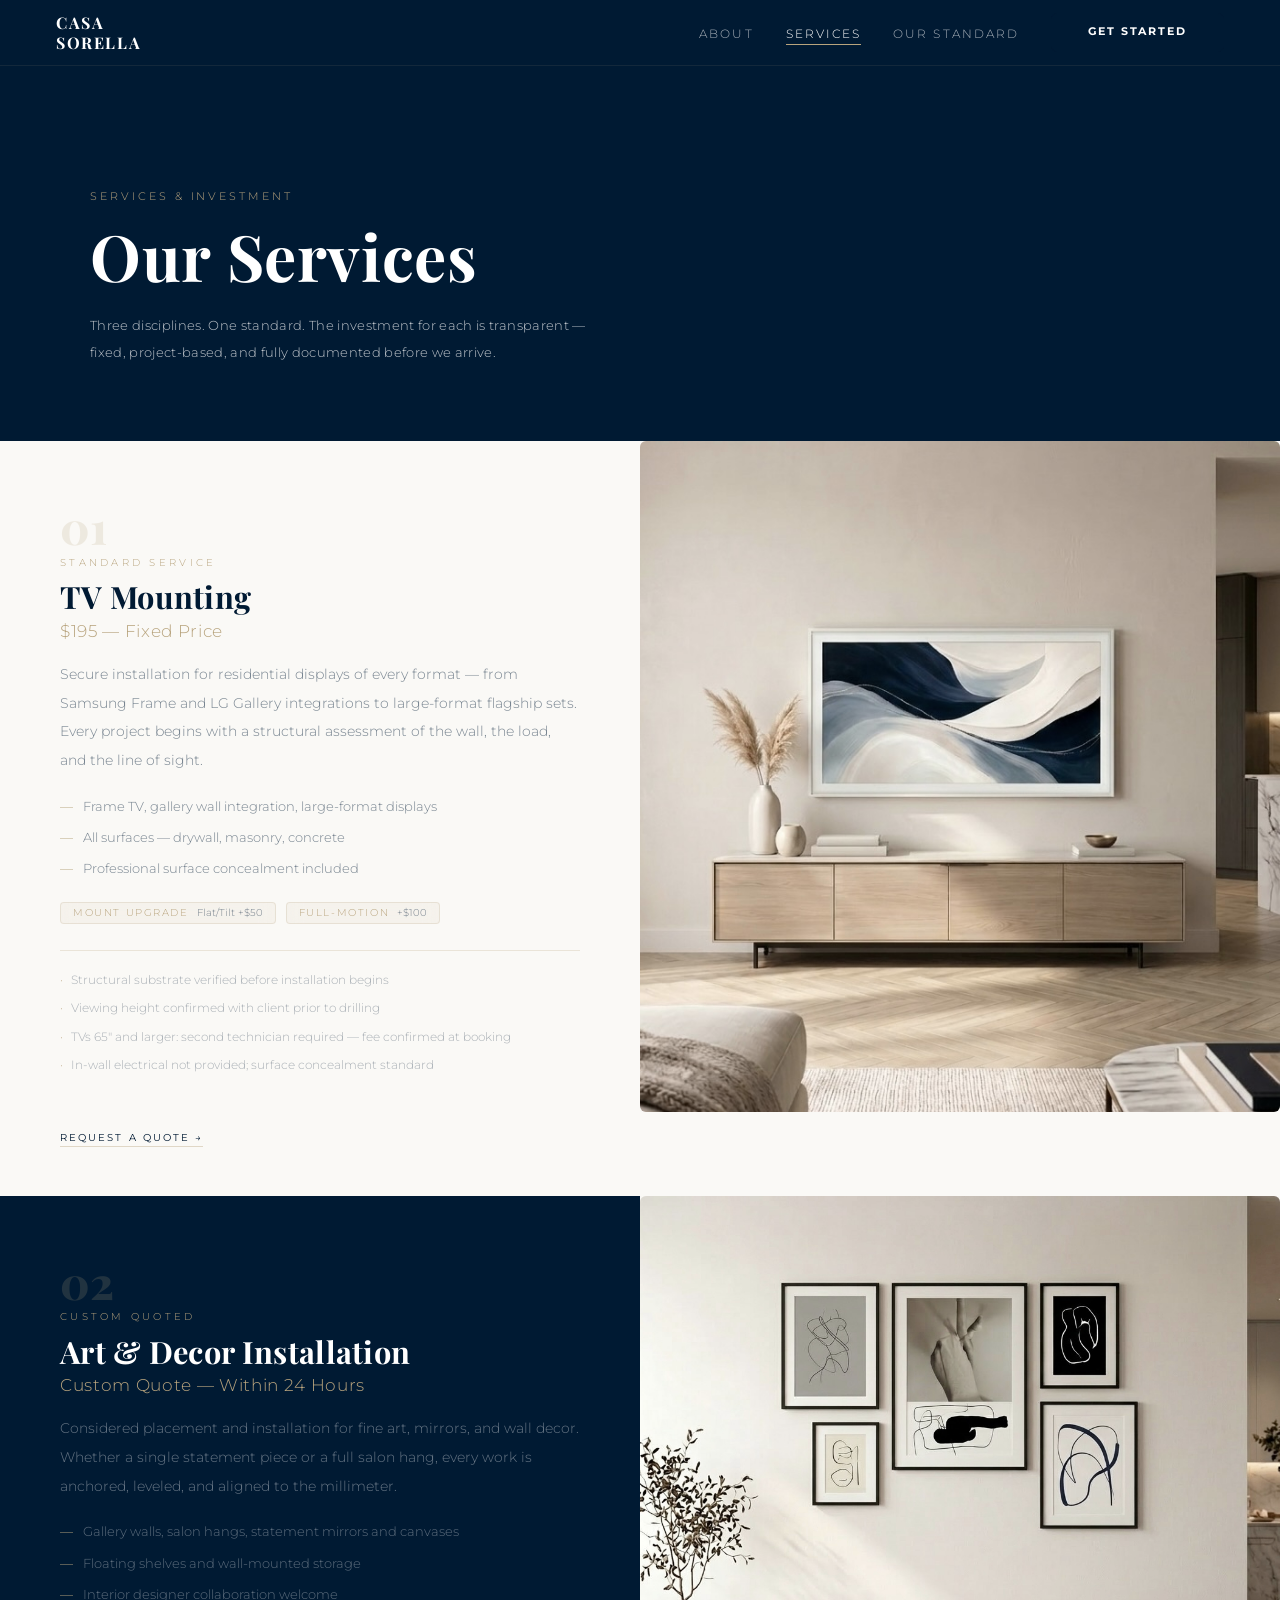
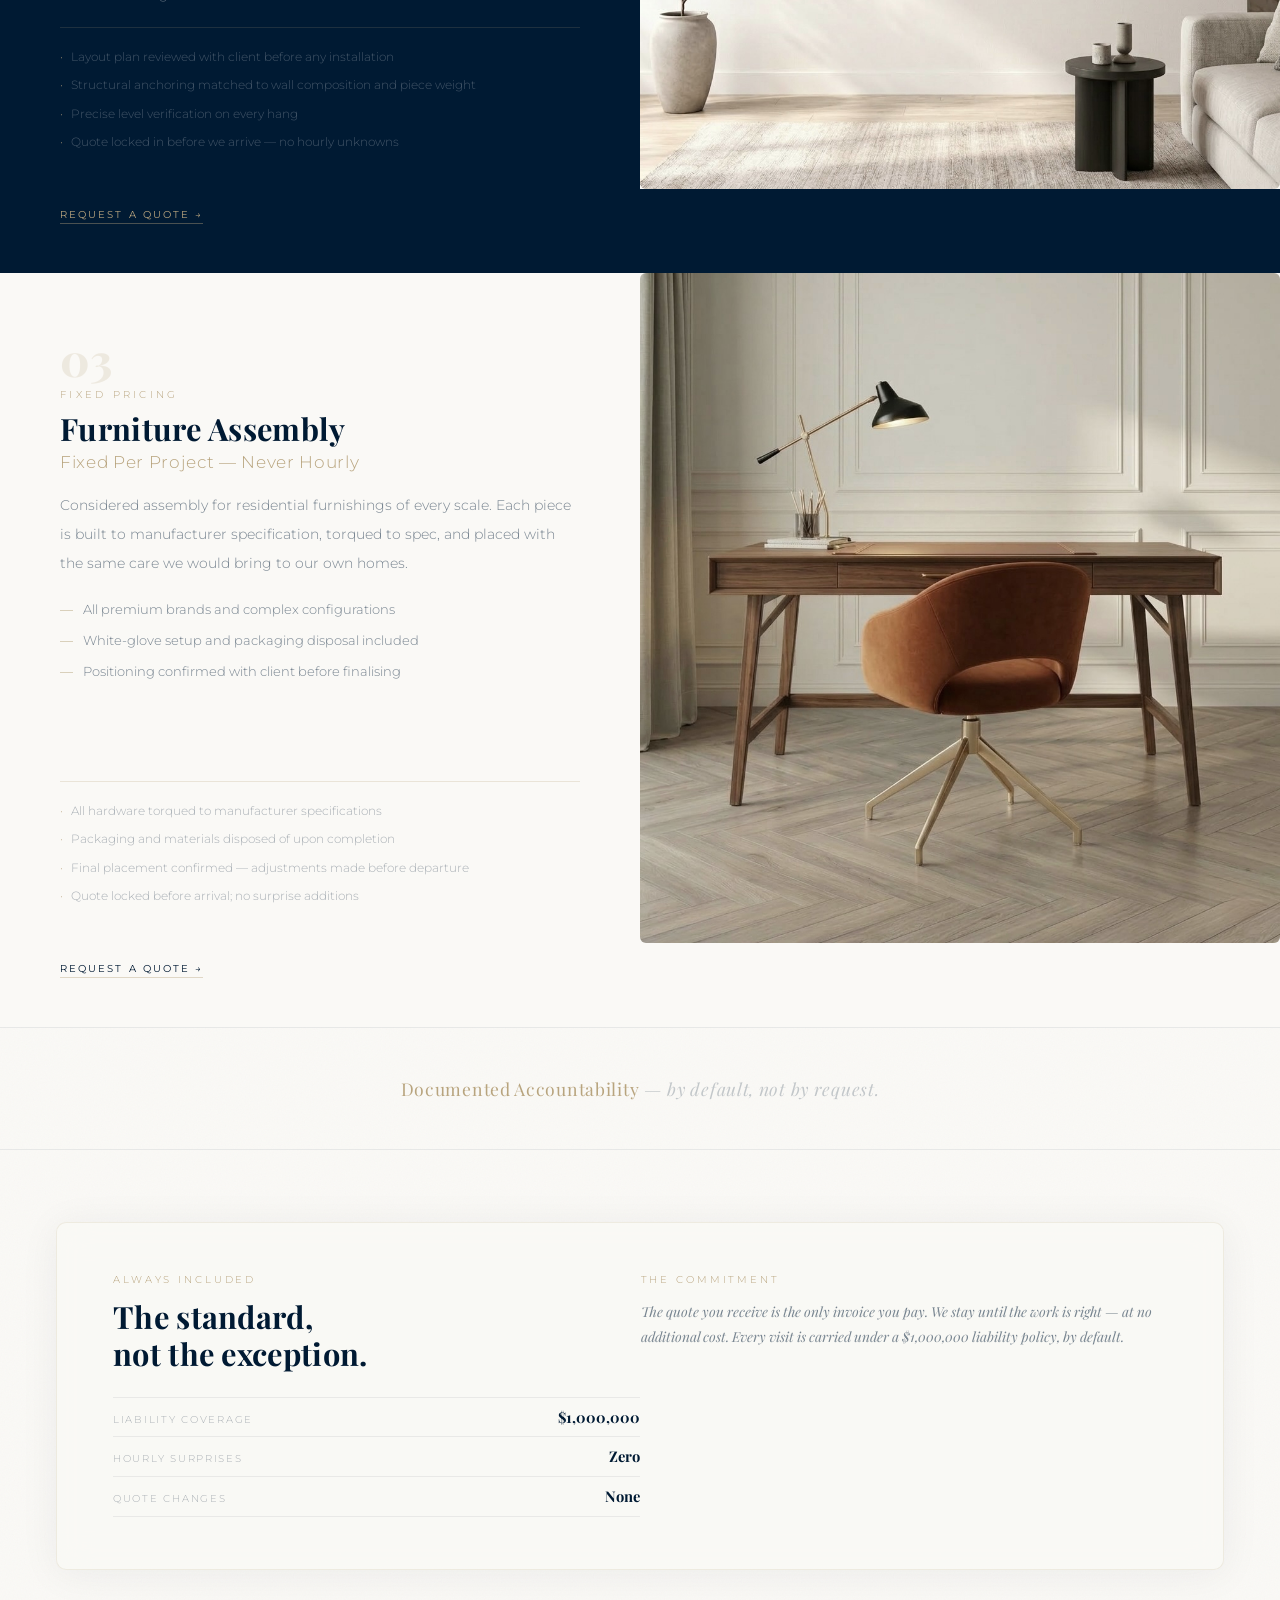
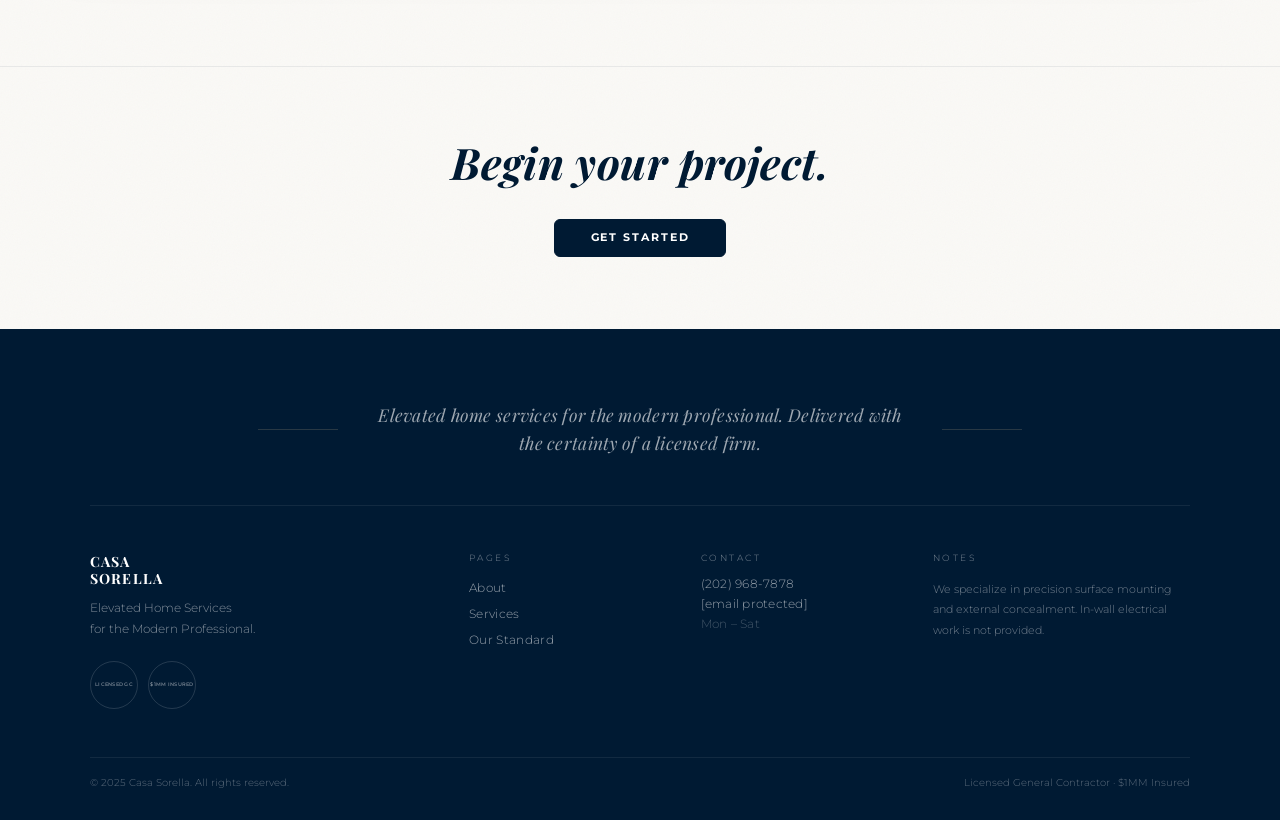
<file: services.html>
<!DOCTYPE html>
<html lang="en">
<head>
<meta charset="UTF-8"/>
<meta name="viewport" content="width=device-width,initial-scale=1.0"/>
<title>Services | Casa Sorella</title>
<style>

@import url('https://fonts.googleapis.com/css2?family=Playfair+Display:ital,wght@0,400;0,700;0,800;1,400;1,700&family=Montserrat:wght@200;300;400;500;600&display=swap');
*, *::before, *::after { box-sizing: border-box; margin: 0; padding: 0; }

:root {
  --linen:   #FAF9F6;
  --navy:    #001A33;
  --bronze:  #B8A47E;
  --muted:   rgba(0,26,51,.52);
  --faint:   rgba(0,26,51,.32);
  --border:  rgba(0,26,51,.07);
  --radius:  6px;
  --grain:   url("data:image/svg+xml,%3Csvg xmlns='http://www.w3.org/2000/svg' width='300' height='300'%3E%3Cfilter id='n'%3E%3CfeTurbulence type='fractalNoise' baseFrequency='0.75' numOctaves='4' stitchTiles='stitch'/%3E%3C/filter%3E%3Crect width='300' height='300' filter='url(%23n)' opacity='0.032'/%3E%3C/svg%3E");
}

html { scroll-behavior: smooth; }

body {
  font-family: 'Montserrat', sans-serif;
  background-color: var(--linen);
  background-image: var(--grain);
  background-size: 300px 300px;
  color: var(--navy);
  -webkit-font-smoothing: antialiased;
  line-height: 1;
}

a { text-decoration: none; color: inherit; }
img { display: block; max-width: 100%; }

/* ── NAV — glassmorphism ──────────────────────────────────────────── */
.nav {
  position: fixed; top: 0; left: 0; right: 0; z-index: 500;
  height: 66px;
  display: flex; align-items: center; padding: 0 56px;
  background: var(--navy);
  border-bottom: 1px solid rgba(184,164,126,.1);
  transition: background .35s;
}
.nav.solid {
  background: rgba(250,249,246,.94);
  backdrop-filter: blur(20px) saturate(1.5);
  -webkit-backdrop-filter: blur(20px) saturate(1.5);
  border-bottom: 1px solid rgba(184,164,126,.2);
  box-shadow: 0 2px 24px rgba(0,26,51,.07);
}
.nav.solid .nav__cta:hover {
  background: #fff;
  box-shadow: 0 0 0 2.5px var(--bronze);
  border-color: var(--bronze);
}
.nav__logo {
  font-family: 'Playfair Display', serif;
  font-size: 1rem; font-weight: 700;
  letter-spacing: .1em; line-height: 1.2;
  color: #fff; margin-right: auto;
  transition: color .35s;
}
.nav.solid .nav__logo { color: var(--navy); }
.nav__links { display: flex; list-style: none; gap: 32px; margin-right: 32px; }
.nav__links a {
  font-size: .72rem; font-weight: 300; letter-spacing: .18em;
  text-transform: uppercase; color: rgba(255,255,255,.65);
  transition: color .2s; position: relative;
}
.nav.solid .nav__links a { color: var(--muted); }
.nav__links a::after {
  content: ''; position: absolute; bottom: -4px; left: 0;
  width: 0; height: 1px; background: var(--bronze);
  transition: width .3s ease;
}
.nav__links a:hover, .nav__links a.active { color: #fff; }
.nav.solid .nav__links a:hover,
.nav.solid .nav__links a.active { color: var(--navy); }
.nav__links a:hover::after, .nav__links a.active::after { width: 100%; }
.nav__cta {
  font-family: 'Montserrat', sans-serif;
  font-size: .82rem; font-weight: 700; letter-spacing: .12em;
  text-transform: uppercase; white-space: nowrap;
  background: rgba(255,255,255,.15); color: #fff;
  padding: 10px 26px; border-radius: var(--radius);
  border: 1px solid rgba(255,255,255,.35);
  backdrop-filter: blur(8px);
  -webkit-backdrop-filter: blur(8px);
  transition: box-shadow .32s ease, border-color .32s ease, transform .2s ease;
}
.nav__cta:hover {
  box-shadow: 0 0 0 2.5px var(--bronze);
  border-color: var(--bronze);
  transform: translateY(-1px);
}
.nav__ham {
  display: none; flex-direction: column;
  justify-content: center; gap: 5px;
  background: none; border: none; cursor: pointer; padding: 6px;
}
.nav__ham span {
  display: block; width: 22px; height: 1.5px;
  background: #fff; transition: background .35s;
}
.nav.solid .nav__cta { background: var(--navy); color: #fff; border-color: var(--navy); backdrop-filter: none; -webkit-backdrop-filter: none; }
.nav.solid .nav__ham span { background: var(--navy); }

/* ── MOBILE MENU ─────────────────────────────────────────────────── */
.mob-overlay {
  position: fixed; inset: 0; z-index: 600;
  background: rgba(0,26,51,.45);
  opacity: 0; pointer-events: none; transition: opacity .3s;
}
.mob-overlay.open { opacity: 1; pointer-events: all; }
.mob-menu {
  position: fixed; top: 0; right: 0; bottom: 0; width: 280px;
  z-index: 700; background: var(--navy);
  display: flex; flex-direction: column;
  padding: 72px 36px 40px; gap: 24px;
  transform: translateX(100%);
  transition: transform .34s cubic-bezier(.16,1,.3,1);
}
.mob-menu.open { transform: translateX(0); }
.mob-menu__close {
  position: absolute; top: 18px; right: 22px;
  background: none; border: none; color: #fff;
  font-size: 1.5rem; cursor: pointer; line-height: 1;
}
.mob-menu a {
  font-size: .72rem; font-weight: 200; letter-spacing: .22em;
  text-transform: uppercase; color: rgba(255,255,255,.62);
  transition: color .2s;
}
.mob-menu a:hover { color: #fff; }

/* ── PAGE HEADER ─────────────────────────────────────────────────── */
.page-hdr {
  background: var(--navy);
  padding: 126px 56px 76px; margin-top: 66px;
}
.page-hdr__inner { max-width: 1100px; margin: 0 auto; }
.page-hdr__eyebrow {
  font-size: .66rem; font-weight: 300; letter-spacing: .28em;
  text-transform: uppercase; color: var(--bronze);
  display: block; margin-bottom: 18px;
}
.page-hdr__title {
  font-family: 'Playfair Display', serif;
  font-size: clamp(2.8rem,5vw,4.4rem); font-weight: 700;
  color: #fff; line-height: 1.08; letter-spacing: .01em; margin-bottom: 22px;
}
.page-hdr__sub {
  font-size: .84rem; font-weight: 300; letter-spacing: .025em;
  color: rgba(255,255,255,.75); line-height: 2; max-width: 520px; ;
}

/* ── LAYOUT ──────────────────────────────────────────────────────── */
.wrap { max-width: 1100px; margin: 0 auto; }

/* ── SHARED TYPE ─────────────────────────────────────────────────── */
.eyebrow {
  font-size: .64rem; font-weight: 300; letter-spacing: .32em;
  text-transform: uppercase; color: var(--bronze); display: block;
}
.title-serif {
  font-family: 'Playfair Display', serif;
  font-weight: 700; color: var(--navy); line-height: 1.1;
}
.title-sans {
  font-family: 'Montserrat', sans-serif;
  font-weight: 200; color: var(--navy);
  line-height: 1.3; letter-spacing: .08em;
}
.body-copy {
  font-size: .82rem; font-weight: 300;
  line-height: 2.05; color: var(--muted); letter-spacing: .025em;
}

/* ── BUTTONS ─────────────────────────────────────────────────────── */
.btn {
  display: inline-block;
  font-family: 'Montserrat', sans-serif;
  font-size: .66rem; font-weight: 700; letter-spacing: .18em;
  text-transform: uppercase; cursor: pointer;
  border-radius: var(--radius); transition: box-shadow .32s ease, border-color .32s ease, transform .2s ease;
}
.btn-navy {
  background: var(--navy); color: #fff; border: 1px solid var(--navy); padding: 13px 36px; font-weight: 700;
}
.btn-navy:hover {
  box-shadow: 0 0 0 2px var(--bronze), 0 8px 32px rgba(0,26,51,.22); border-color: var(--bronze); transform: translateY(-2px);
}
.btn-ghost {
  background: transparent; color: var(--bronze);
  border: 1px solid var(--bronze); padding: 13px 36px;
}
.btn-ghost:hover { background: var(--bronze); color: var(--navy); transform: translateY(-2px); box-shadow: 0 8px 32px rgba(184,164,126,.28); }

/* ── BRONZE LINK ─────────────────────────────────────────────────── */
.b-link {
  font-size: .65rem; font-weight: 400; letter-spacing: .2em;
  text-transform: uppercase; color: var(--navy);
  border-bottom: 1px solid rgba(184,164,126,.4); padding-bottom: 2px;
  transition: color .2s, border-color .2s;
}
.b-link:hover { color: var(--bronze); border-color: var(--bronze); }

/* ── IMAGE TREATMENTS ────────────────────────────────────────────── */
.img-wrap { overflow: hidden; border-radius: var(--radius); }
.img-wrap img {
  width: 100%; height: 100%; object-fit: cover; display: block;
  filter: saturate(0.86);
  transition: filter .8s cubic-bezier(.16,1,.3,1), transform .9s cubic-bezier(.16,1,.3,1);
}
.img-wrap:hover img { filter: saturate(1); transform: scale(1.04); }

/* ── CARDS ───────────────────────────────────────────────────────── */
.float-card {
  background: #fff;
  border-radius: 10px;
  box-shadow: 0 6px 40px rgba(0,26,51,.07);
  transition: box-shadow .35s ease, transform .35s ease;
}
.float-card:hover {
  box-shadow: 0 20px 64px rgba(0,26,51,.13);
  transform: translateY(-6px);
}
.dark-card {
  background: var(--navy);
  border-radius: 10px;
  box-shadow: 0 12px 64px rgba(0,26,51,.22);
}

/* ── REVEAL ANIMATION ────────────────────────────────────────────── */
.reveal { transition: opacity .7s cubic-bezier(.16,1,.3,1), transform .7s cubic-bezier(.16,1,.3,1); }
.js-ready .reveal { opacity: 0; transform: translateY(24px); }
.js-ready .reveal.in { opacity: 1; transform: none; }
.d1 { transition-delay: .1s; }
.d2 { transition-delay: .2s; }
.d3 { transition-delay: .3s; }
.d4 { transition-delay: .4s; }

/* ── FOOTER ──────────────────────────────────────────────────────── */
.footer { background: var(--navy); padding: 72px 56px 32px; }
.footer__inner { max-width: 1100px; margin: 0 auto; }
.footer__grid {
  display: grid; grid-template-columns: 1.8fr 1fr 1fr 1.4fr;
  gap: 48px; margin-bottom: 48px;
}
.footer__logo {
  font-family: 'Playfair Display', serif; font-size: .88rem;
  font-weight: 700; color: #fff; display: block;
  letter-spacing: .08em; line-height: 1.2; margin-bottom: 10px;
}
.footer__tag { font-size: .72rem; font-weight: 300; color: rgba(255,255,255,.50); line-height: 1.85; margin-bottom: 20px; }
.footer__badges { display: flex; gap: 10px; }
.footer__badge {
  width: 48px; height: 48px; border-radius: 50%;
  border: 1px solid rgba(255,255,255,.14);
  display: flex; align-items: center; justify-content: center;
}
.footer__badge-text { font-size: .32rem; font-weight: 600; letter-spacing: .05em; text-transform: uppercase; color: rgba(255,255,255,.45); text-align: center; line-height: 1.4; }
.footer__col-title { font-size: .56rem; font-weight: 300; letter-spacing: .28em; text-transform: uppercase; color: rgba(255,255,255,.48); display: block; margin-bottom: 16px; }
.footer__links { list-style: none; display: flex; flex-direction: column; gap: 10px; }
.footer__links a { font-size: .74rem; font-weight: 300; color: rgba(255,255,255,.58); letter-spacing: .03em; transition: color .2s; }
.footer__links a:hover { color: #fff; }
.footer__contact { font-size: .74rem; font-weight: 300; color: rgba(255,255,255,.58); display: block; margin-bottom: 8px; letter-spacing: .02em; transition: color .2s; }
.footer__contact:hover { color: #fff; }
.footer__note { font-size: .68rem; font-weight: 300; color: rgba(255,255,255,.44); line-height: 1.85; }
.footer__bottom { border-top: 1px solid rgba(255,255,255,.07); padding-top: 20px; display: flex; justify-content: space-between; flex-wrap: wrap; gap: 8px; }
.footer__bottom p { font-size: .62rem; font-weight: 300; color: rgba(255,255,255,.36); }

/* ── RESPONSIVE ──────────────────────────────────────────────────── */
@media (max-width: 900px) {
  .nav { padding: 0 24px; }
  .nav__links, .nav__cta { display: none; }
  .nav__ham { display: flex; }
  .page-hdr { padding: 100px 24px 60px; }
  .footer { padding: 52px 24px 24px; }
  .footer__grid { grid-template-columns: 1fr 1fr; gap: 32px; }
}
@media (max-width: 520px) {
  .footer__grid { grid-template-columns: 1fr; }
}

.sf { display:grid; grid-template-columns:1fr 1fr; min-height:520px; }
.sf--flip .sf__img{order:2;} .sf--flip .sf__copy{order:1;}
.sf__img { overflow:hidden; }
.sf__img img {
  width:100%;height:100%;object-fit:cover;display:block;
  filter:saturate(.8);transition:filter .5s ease,transform .6s ease;
}
.sf:hover .sf__img img { filter:saturate(1);transform:scale(1.04); }
.sf__copy {
  padding:72px 64px; display:flex;flex-direction:column;
  justify-content:center; background:var(--linen);
}
.sf--dark .sf__copy { background:var(--navy); }
.sf__num {
  font-family:'Playfair Display',serif; font-size:3rem; font-weight:800;
  color:var(--bronze); opacity:.2; line-height:1; display:block; margin-bottom:10px;
}
.sf__title {
  font-family:'Playfair Display',serif;
  font-size: clamp(2.4rem,4vw,3.8rem); font-weight:700;
  color:var(--navy); line-height:1.12; margin-bottom:8px;
  letter-spacing: .01em;
}
.sf--dark .sf__title { color:#fff; }
.sf__price { font-size: .64rem;font-weight:400;letter-spacing: .28em;text-transform:uppercase;color:var(--bronze);display:block;margin-bottom:20px; }
.sf__body { font-size: .88rem;font-weight:300;line-height: 2.05;color:var(--muted);margin-bottom:22px; }
.sf--dark .sf__body { color:rgba(255,255,255,.38); }
.sf__pts { list-style:none;display:flex;flex-direction:column;gap:10px;margin-bottom:32px; }
.sf__pts li { font-size: .84rem;font-weight:300;color:var(--muted);display:flex;gap:10px;line-height: 1.65; }
.sf--dark .sf__pts li { color:rgba(255,255,255,.36); }
.sf__pts li::before { content:'—';color:var(--bronze);flex-shrink:0; }
@media(max-width:860px){ .sf{grid-template-columns:1fr;min-height:auto;} .sf--flip .sf__img,.sf--flip .sf__copy{order:unset;} .sf__img{aspect-ratio:16/9;} .sf__copy{padding:52px 24px;} }

/* ── INVESTMENT MENU ─────────────────────────────────────────────── */
.sf { display:grid; grid-template-columns:1fr 1fr; min-height:520px; }
.sf--flip .sf__img{order:2;} .sf--flip .sf__copy{order:1;}
.sf__img { overflow:hidden; }
.sf__img img {
  width:100%;height:100%;object-fit:cover;display:block;
  filter:saturate(.8);transition:filter .5s ease,transform .6s ease;
}
.sf:hover .sf__img img { filter:saturate(1);transform:scale(1.04); }
.sf__copy {
  padding:64px 60px 0;
  display:flex;flex-direction:column;
  background:var(--linen);
}
.sf--dark .sf__copy { background:var(--navy); }
.sf__num {
  font-family:'Playfair Display',serif;font-size:2.8rem;font-weight:800;
  color:var(--bronze);opacity:.18;line-height:1;display:block;margin-bottom:8px;
}
.sf__title {
  font-family:'Playfair Display',serif;
  font-size:clamp(1.5rem,2.4vw,2.1rem);font-weight:700;
  color:var(--navy);line-height:1.12;margin-bottom:8px;
}
.sf--dark .sf__title { color:#fff; }
.sf__investment {
  font-family:'Montserrat',sans-serif;
  font-size:1.05rem;font-weight:300;
  color:var(--bronze);letter-spacing:.04em;
  display:block;margin-bottom:20px;
}
.sf__body {
  font-size: .88rem;font-weight:300;line-height: 2.05;
  color:var(--muted);margin-bottom:20px;
}
.sf--dark .sf__body { color:rgba(255,255,255,.4); }
.sf__pts {
  list-style:none;display:flex;flex-direction:column;gap:9px;margin-bottom:22px;
}
.sf__pts li {
  font-size: .84rem;font-weight:300;color:var(--muted);
  display:flex;gap:10px;line-height: 1.65;
}
.sf--dark .sf__pts li { color:rgba(255,255,255,.36); }
.sf__pts li::before { content:'—';color:var(--bronze);flex-shrink:0; }
.sf__addon { margin-bottom:16px; }
.sf__addon-tag {
  display:inline-flex;align-items:center;gap:6px;
  background:rgba(184,164,126,.08);
  backdrop-filter:blur(8px);-webkit-backdrop-filter:blur(8px);
  border:1px solid rgba(184,164,126,.22);
  border-radius:4px;padding:5px 12px;margin-right:6px;margin-bottom:6px;
}
.sf--dark .sf__addon-tag {
  background:rgba(255,255,255,.06);
  border-color:rgba(184,164,126,.2);
}
.sf__addon-tag span {
  font-size:.62rem;font-weight:300;letter-spacing:.16em;
  text-transform:uppercase;color:var(--bronze);
}
.sf__addon-tag em {
  font-style:normal;font-size:.62rem;font-weight:300;
  color:var(--muted);margin-left:2px;
}
.sf--dark .sf__addon-tag em { color:rgba(255,255,255,.38); }
.sf__notes-wrap {
  margin-top:auto;
  border-top:1px solid rgba(184,164,126,.25);
  padding:18px 0 36px;
}
.sf--dark .sf__notes-wrap { border-top-color:rgba(184,164,126,.16); }
.sf__tech-notes {
  list-style:none;display:flex;flex-direction:column;gap:7px;
}
.sf__tech-notes li {
  font-size: .78rem;font-weight:300;
  color:var(--faint);line-height: 1.72;
  display:flex;gap:8px;align-items:baseline;
}
.sf--dark .sf__tech-notes li { color:rgba(255,255,255,.26); }
.sf__tech-notes li::before { content:'·';color:var(--bronze);flex-shrink:0; }
.sf__cta-row {
  padding:16px 60px 52px;
  background:var(--linen);
}
.sf__cta-row--dark { background:var(--navy); }
.acct-band {
  padding:52px 56px;
  text-align:center;
  border-top:1px solid var(--border);
  border-bottom:1px solid var(--border);
}
.acct-band__text {
  font-family:'Playfair Display',serif;
  font-size:clamp(.88rem,1.4vw,1.1rem);
  font-weight:400;font-style:italic;
  color:rgba(0,26,51,.22);letter-spacing:.04em;
}
.acct-band__text em { color:var(--bronze);font-style:normal; }
.always-glass {
  margin:72px 56px 96px;
  background:rgba(250,249,246,.7);
  backdrop-filter:blur(16px) saturate(1.4);
  -webkit-backdrop-filter:blur(16px) saturate(1.4);
  border:1px solid rgba(184,164,126,.18);
  border-radius:10px;padding:52px 56px;
  display:grid;grid-template-columns:1fr 1px 1fr;
  box-shadow:0 4px 40px rgba(0,26,51,.06);
}
.ag-div { background:rgba(184,164,126,.18);margin:0 48px; }
.ag-ey { font-size:.60rem;font-weight:300;letter-spacing:.30em;text-transform:uppercase;color:var(--bronze);display:block;margin-bottom:14px; }
.ag-title { font-family:'Playfair Display',serif;font-size: clamp(1.6rem,2.4vw,2.2rem);font-weight:700;color:var(--navy);margin-bottom:24px;line-height:1.2;
  letter-spacing: .01em;
}
.ag-item { padding:12px 0;border-bottom:1px solid var(--border);display:flex;justify-content:space-between;align-items:baseline;gap:16px; }
.ag-item:first-of-type { border-top:1px solid var(--border); }
.ag-label { font-size:.60rem;font-weight:300;letter-spacing:.18em;text-transform:uppercase;color:var(--faint); }
.ag-val { font-family:'Playfair Display',serif;font-size:.92rem;font-weight:700;color:var(--navy); }
.ag-body { font-family:'Playfair Display',serif;font-size:.86rem;font-style:italic;color:var(--muted);line-height:1.82;margin-top:8px; }
@media(max-width:860px){
  .sf{grid-template-columns:1fr;min-height:auto;}
  .sf--flip .sf__img,.sf--flip .sf__copy{order:unset;}
  .sf__img{aspect-ratio:16/9;}
  .sf__copy{padding:44px 24px 0;}
  .sf__cta-row,.sf__cta-row--dark{padding:12px 24px 40px;}
  .acct-band{padding:40px 24px;}
  .always-glass{margin:56px 24px 72px;padding:36px 24px;grid-template-columns:1fr;}
  .ag-div{display:none;}
}

@media (max-width: 760px) {
  }

@media(max-width:760px){
  }

/* ── CONTEXTUAL QUOTES ──────────────────────────────────────────── */

/* About page — tucked below position cards */
.about-quote {
  margin-top: 28px;
  padding: 20px 0 0;
  border-top: 1px solid var(--border);
}
.about-quote__text {
  font-family: 'Playfair Display', serif;
  font-size: .82rem; font-weight: 400; font-style: italic;
  color: var(--muted); line-height: 1.78;
  display: block; margin-bottom: 10px;
}
.about-quote__attr {
  font-family: 'Montserrat', sans-serif;
  font-size: .60rem; font-weight: 300;
  letter-spacing: .22em; text-transform: uppercase;
  color: var(--bronze);
}

/* Standard page — large anchor quote above testimonials grid */
.standard-anchor-quote {
  max-width: 1100px; margin: 0 auto 56px;
  text-align: center;
}
.standard-anchor-quote__text {
  font-family: 'Playfair Display', serif;
  font-size: clamp(1.1rem, 1.8vw, 1.5rem);
  font-weight: 400; font-style: italic;
  color: #fff; line-height: 1.7;
  display: block; margin-bottom: 14px;
  opacity: .82;
}
.standard-anchor-quote__attr {
  font-family: 'Montserrat', sans-serif;
  font-size: .62rem; font-weight: 300;
  letter-spacing: .26em; text-transform: uppercase;
  color: var(--bronze);
}

@media (max-width: 860px) {
  .standard-anchor-quote { margin-bottom: 40px; }
}


.footer__tagline {
  display: flex; align-items: center;
  justify-content: center; gap: 32px;
  padding-bottom: 48px; margin-bottom: 48px;
  border-bottom: 1px solid rgba(255,255,255,.07);
}
.footer__tagline-mark {
  flex: 1; height: 1px;
  background: rgba(184,164,126,.22);
  max-width: 80px;
}
.footer__tagline-text {
  font-family: 'Playfair Display', serif;
  font-size: clamp(.92rem, 1.4vw, 1.1rem);
  font-style: italic;
  color: rgba(255,255,255,.62);
  text-align: center;
  letter-spacing: .015em;
  line-height: 1.6;
  max-width: 540px;
}
@media (max-width: 600px) {
  .footer__tagline-mark { display: none; }
  .footer__tagline { padding-bottom: 32px; margin-bottom: 32px; }
}

</style>
</head>
<body>
<nav class="nav" id="mainNav">
  <a href="index.html" class="nav__logo">CASA<br>SORELLA</a>
  <ul class="nav__links"><li><a href="about.html">About</a></li>
    <li><a href="services.html" class="active">Services</a></li>
    <li><a href="standard.html">Our Standard</a></li></ul>
  <a href="booking.html" class="nav__cta btn btn-navy">Get Started</a>
  <button class="nav__ham" id="ham"><span></span><span></span><span></span></button>
</nav>
<div class="mob-overlay" id="mobOverlay"></div>
<div class="mob-menu" id="mobMenu">
  <button class="mob-menu__close" id="mobClose">×</button>
<a href="about.html">About</a>
<a href="services.html">Services</a>
<a href="standard.html">Our Standard</a>
</div>

<header class="page-hdr">
  <div class="page-hdr__inner">
    <span class="page-hdr__eyebrow">Services &amp; Investment</span>
    <h1 class="page-hdr__title">Our Services</h1>
    <p class="page-hdr__sub">Three disciplines. One standard. The investment for each is transparent — fixed, project-based, and fully documented before we arrive.</p>
  </div>
</header>

<div class="sf">
  <div class="sf__copy reveal">
    <span class="sf__num">01</span>
    <span class="eyebrow" style="margin-bottom:12px;">Standard Service</span>
    <h2 class="sf__title">TV Mounting</h2>
    <span class="sf__investment">$195 — Fixed Price</span>
    <p class="sf__body">Secure installation for residential displays of every format — from Samsung Frame and LG Gallery integrations to large-format flagship sets. Every project begins with a structural assessment of the wall, the load, and the line of sight.</p>
    <ul class="sf__pts">
      <li>Frame TV, gallery wall integration, large-format displays</li>
      <li>All surfaces — drywall, masonry, concrete</li>
      <li>Professional surface concealment included</li>
    </ul>
    <div class="sf__addon">
      <div class="sf__addon-tag"><span>Mount Upgrade</span><em>Flat/Tilt +$50</em></div>
      <div class="sf__addon-tag"><span>Full-Motion</span><em>+$100</em></div>
    </div>
    <div class="sf__notes-wrap">
      <ul class="sf__tech-notes">
        <li>Structural substrate verified before installation begins</li>
        <li>Viewing height confirmed with client prior to drilling</li>
        <li>TVs 65" and larger: second technician required — fee confirmed at booking</li>
        <li>In-wall electrical not provided; surface concealment standard</li>
      </ul>
    </div>
  </div>
  <div class="sf__img img-wrap"><img src="images/tv-mounting.jpeg" alt="TV Mounting"/></div>
</div>
<div class="sf__cta-row">
  <a href="booking.html" class="b-link">Request a Quote →</a>
</div>

<div class="sf sf--flip sf--dark">
  <div class="sf__img img-wrap"><img src="images/art-decor.jpeg" alt="Art &amp; Decor"/></div>
  <div class="sf__copy reveal">
    <span class="sf__num">02</span>
    <span class="eyebrow" style="margin-bottom:12px;">Custom Quoted</span>
    <h2 class="sf__title">Art &amp; Decor Installation</h2>
    <span class="sf__investment">Custom Quote — Within 24 Hours</span>
    <p class="sf__body">Considered placement and installation for fine art, mirrors, and wall decor. Whether a single statement piece or a full salon hang, every work is anchored, leveled, and aligned to the millimeter.</p>
    <ul class="sf__pts">
      <li>Gallery walls, salon hangs, statement mirrors and canvases</li>
      <li>Floating shelves and wall-mounted storage</li>
      <li>Interior designer collaboration welcome</li>
    </ul>
    <div class="sf__notes-wrap">
      <ul class="sf__tech-notes">
        <li>Layout plan reviewed with client before any installation</li>
        <li>Structural anchoring matched to wall composition and piece weight</li>
        <li>Precise level verification on every hang</li>
        <li>Quote locked in before we arrive — no hourly unknowns</li>
      </ul>
    </div>
  </div>
</div>
<div class="sf__cta-row sf__cta-row--dark">
  <a href="booking.html" class="b-link" style="color:var(--bronze);border-color:rgba(184,164,126,.4);">Request a Quote →</a>
</div>

<div class="sf">
  <div class="sf__copy reveal">
    <span class="sf__num">03</span>
    <span class="eyebrow" style="margin-bottom:12px;">Fixed Pricing</span>
    <h2 class="sf__title">Furniture Assembly</h2>
    <span class="sf__investment">Fixed Per Project — Never Hourly</span>
    <p class="sf__body">Considered assembly for residential furnishings of every scale. Each piece is built to manufacturer specification, torqued to spec, and placed with the same care we would bring to our own homes.</p>
    <ul class="sf__pts">
      <li>All premium brands and complex configurations</li>
      <li>White-glove setup and packaging disposal included</li>
      <li>Positioning confirmed with client before finalising</li>
    </ul>
    <div class="sf__notes-wrap">
      <ul class="sf__tech-notes">
        <li>All hardware torqued to manufacturer specifications</li>
        <li>Packaging and materials disposed of upon completion</li>
        <li>Final placement confirmed — adjustments made before departure</li>
        <li>Quote locked before arrival; no surprise additions</li>
      </ul>
    </div>
  </div>
  <div class="sf__img img-wrap"><img src="images/furniture-assembly.jpeg" alt="Furniture Assembly"/></div>
</div>
<div class="sf__cta-row">
  <a href="booking.html" class="b-link">Request a Quote →</a>
</div>
<div class="acct-band reveal">
  <p class="acct-band__text"><em>Documented Accountability</em> — by default, not by request.</p>
</div>

<div class="always-glass reveal">
  <div>
    <span class="ag-ey">Always Included</span>
    <h2 class="ag-title">The standard,<br>not the exception.</h2>
    <div class="ag-item"><span class="ag-label">Liability Coverage</span><span class="ag-val">$1,000,000</span></div>
    <div class="ag-item"><span class="ag-label">Hourly Surprises</span><span class="ag-val">Zero</span></div>
    <div class="ag-item"><span class="ag-label">Quote Changes</span><span class="ag-val">None</span></div>
  </div>
  <div class="ag-div"></div>
  <div>
    <span class="ag-ey">The Commitment</span>
    <p class="ag-body">The quote you receive is the only invoice you pay. We stay until the work is right — at no additional cost. Every visit is carried under a $1,000,000 liability policy, by default.</p>
  </div>
</div>

<div style="padding:72px 56px;text-align:center;border-top:1px solid var(--border);">
  <h2 class="title-serif reveal" style="font-size:clamp(2rem,3.4vw,2.8rem);font-style:italic;margin-bottom:32px;letter-spacing:.01em;">Begin your project.</h2>
  <a href="booking.html" class="btn btn-navy reveal d1">Get Started</a>
</div>

<footer class="footer">
  <div class="footer__inner">
    <div class="footer__tagline">
      <span class="footer__tagline-mark"></span>
      <p class="footer__tagline-text">Elevated home services for the modern professional. Delivered with the certainty of a licensed firm.</p>
      <span class="footer__tagline-mark"></span>
    </div>
    <div class="footer__grid">
      <div>
        <a href="index.html" class="footer__logo">CASA<br>SORELLA</a>
        <p class="footer__tag">Elevated Home Services<br>for the Modern Professional.</p>
        <div class="footer__badges">
          <div class="footer__badge"><span class="footer__badge-text">Licensed GC</span></div>
          <div class="footer__badge"><span class="footer__badge-text">$1MM Insured</span></div>
        </div>
      </div>
      <div>
        <span class="footer__col-title">Pages</span>
        <ul class="footer__links">
          <li><a href="about.html">About</a></li>
          <li><a href="services.html">Services</a></li>
          <li><a href="standard.html">Our Standard</a></li>
        </ul>
      </div>
      <div>
        <span class="footer__col-title">Contact</span>
        <a href="sms:+12029687878" class="footer__contact">(202) 968-7878</a>
        <a href="/cdn-cgi/l/email-protection#8ee6ebe2e2e1ceedeffdefa3fde1fcebe2e2efa0ede1e3" class="footer__contact"><span class="__cf_email__" data-cfemail="066e636a6a6946656775672b756974636a6a672865696b">[email&#160;protected]</span></a>
        <span class="footer__contact" style="opacity:.45;cursor:default;">Mon – Sat</span>
      </div>
      <div>
        <span class="footer__col-title">Notes</span>
        <p class="footer__note">We specialize in precision surface mounting and external concealment. In-wall electrical work is not provided.</p>
      </div>
    </div>
    <div class="footer__bottom">
      <p>© 2025 Casa Sorella. All rights reserved.</p>
      <p>Licensed General Contractor · $1MM Insured</p>
    </div>
  </div>
</footer>
<script>
(function(){
  // Nav scroll — navy at top, glass when scrolled
  var nav = document.querySelector('.nav');
  if(nav) window.addEventListener('scroll', function(){
    nav.classList.toggle('solid', window.scrollY > 60);
  }, {passive:true});

  // Hamburger menu
  var ham=document.getElementById('ham'), mm=document.getElementById('mobMenu'),
      mo=document.getElementById('mobOverlay'), mc=document.getElementById('mobClose');
  function openMenu(){ if(mm)mm.classList.add('open'); if(mo)mo.classList.add('open'); }
  function closeMenu(){ if(mm)mm.classList.remove('open'); if(mo)mo.classList.remove('open'); }
  if(ham) ham.addEventListener('click',openMenu);
  if(mc)  mc.addEventListener('click',closeMenu);
  if(mo)  mo.addEventListener('click',closeMenu);
  if(mm)  mm.querySelectorAll('a').forEach(function(a){ a.addEventListener('click',closeMenu); });

  // Scroll reveal
  document.documentElement.classList.add('js-ready');
  var els = document.querySelectorAll('.reveal');
  if(!els.length) return;
  if(!('IntersectionObserver' in window)){
    els.forEach(function(el){ el.classList.add('in'); });
    return;
  }
  var io = new IntersectionObserver(function(entries){
    entries.forEach(function(e){
      if(e.isIntersecting){ e.target.classList.add('in'); io.unobserve(e.target); }
    });
  }, { threshold: 0.04, rootMargin: '0px 0px -24px 0px' });
  els.forEach(function(el){ io.observe(el); });
})();
</script>
</body>
</html>
</file>
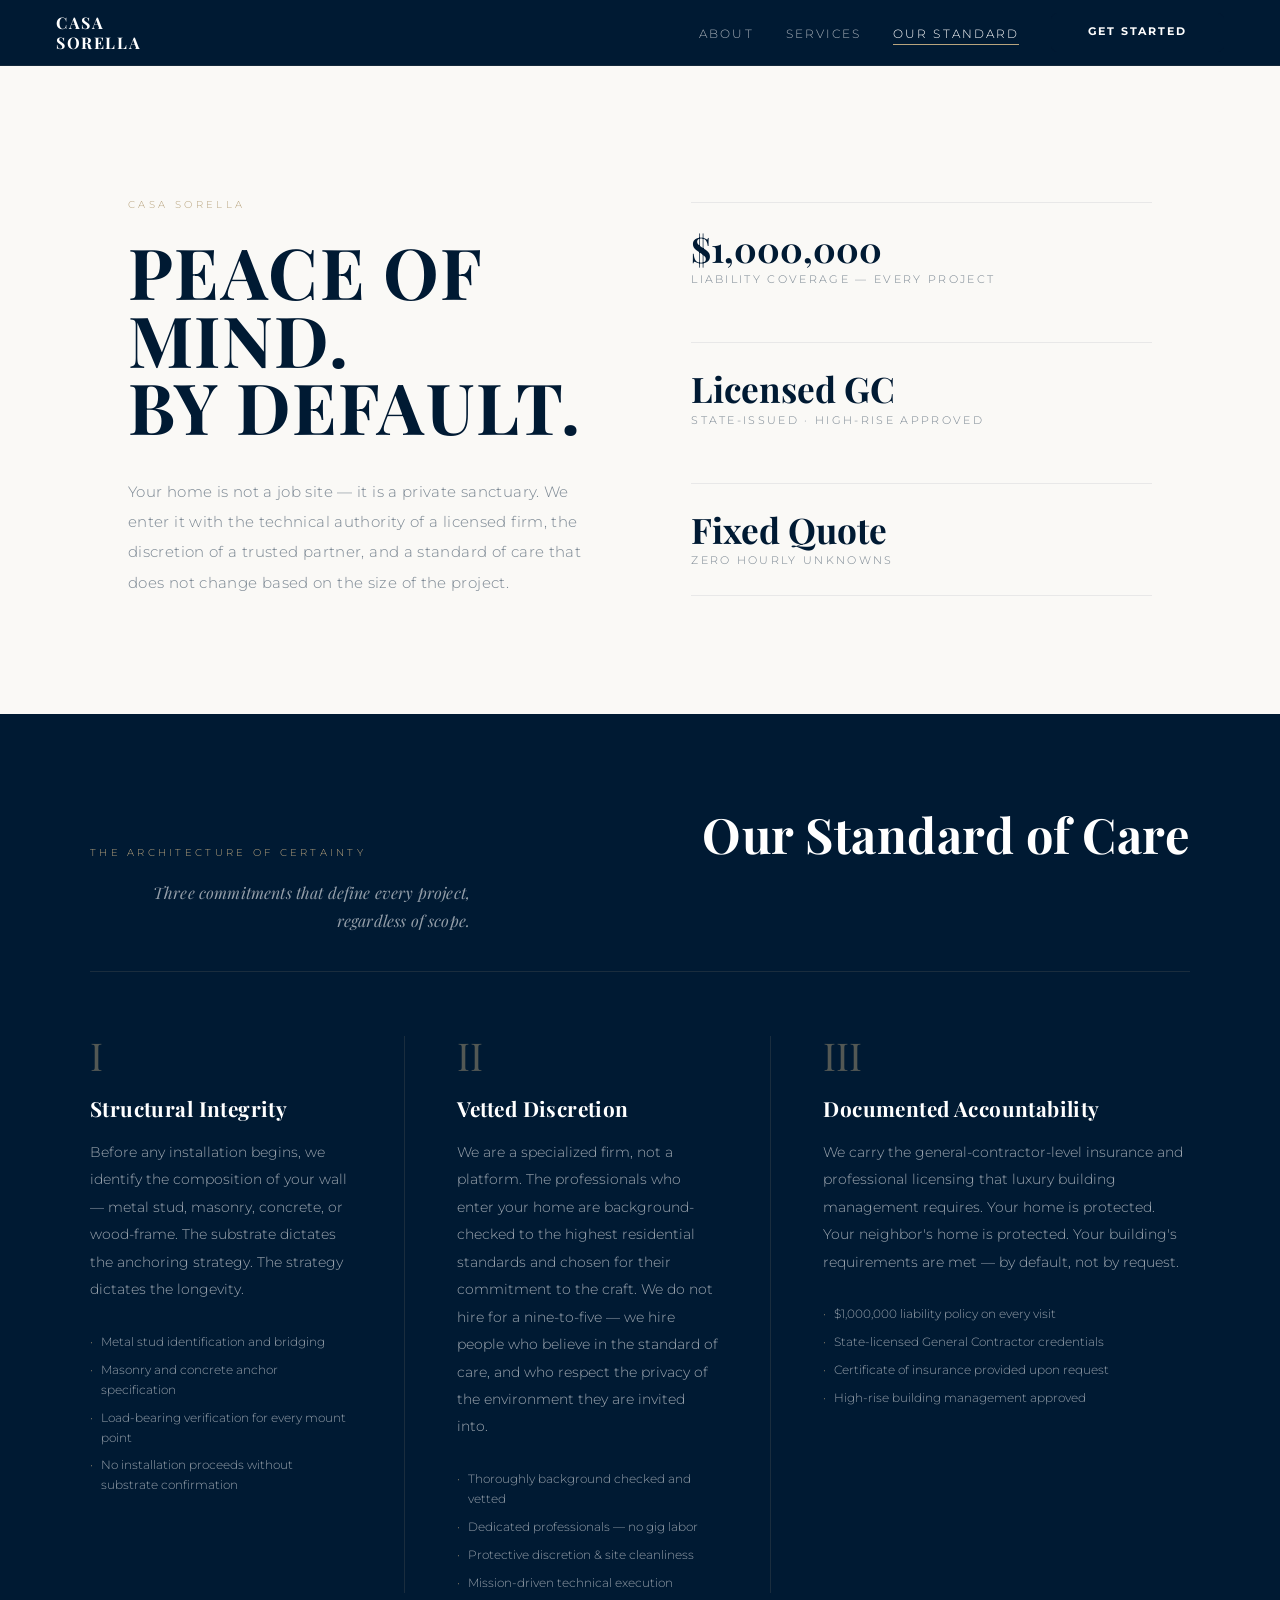
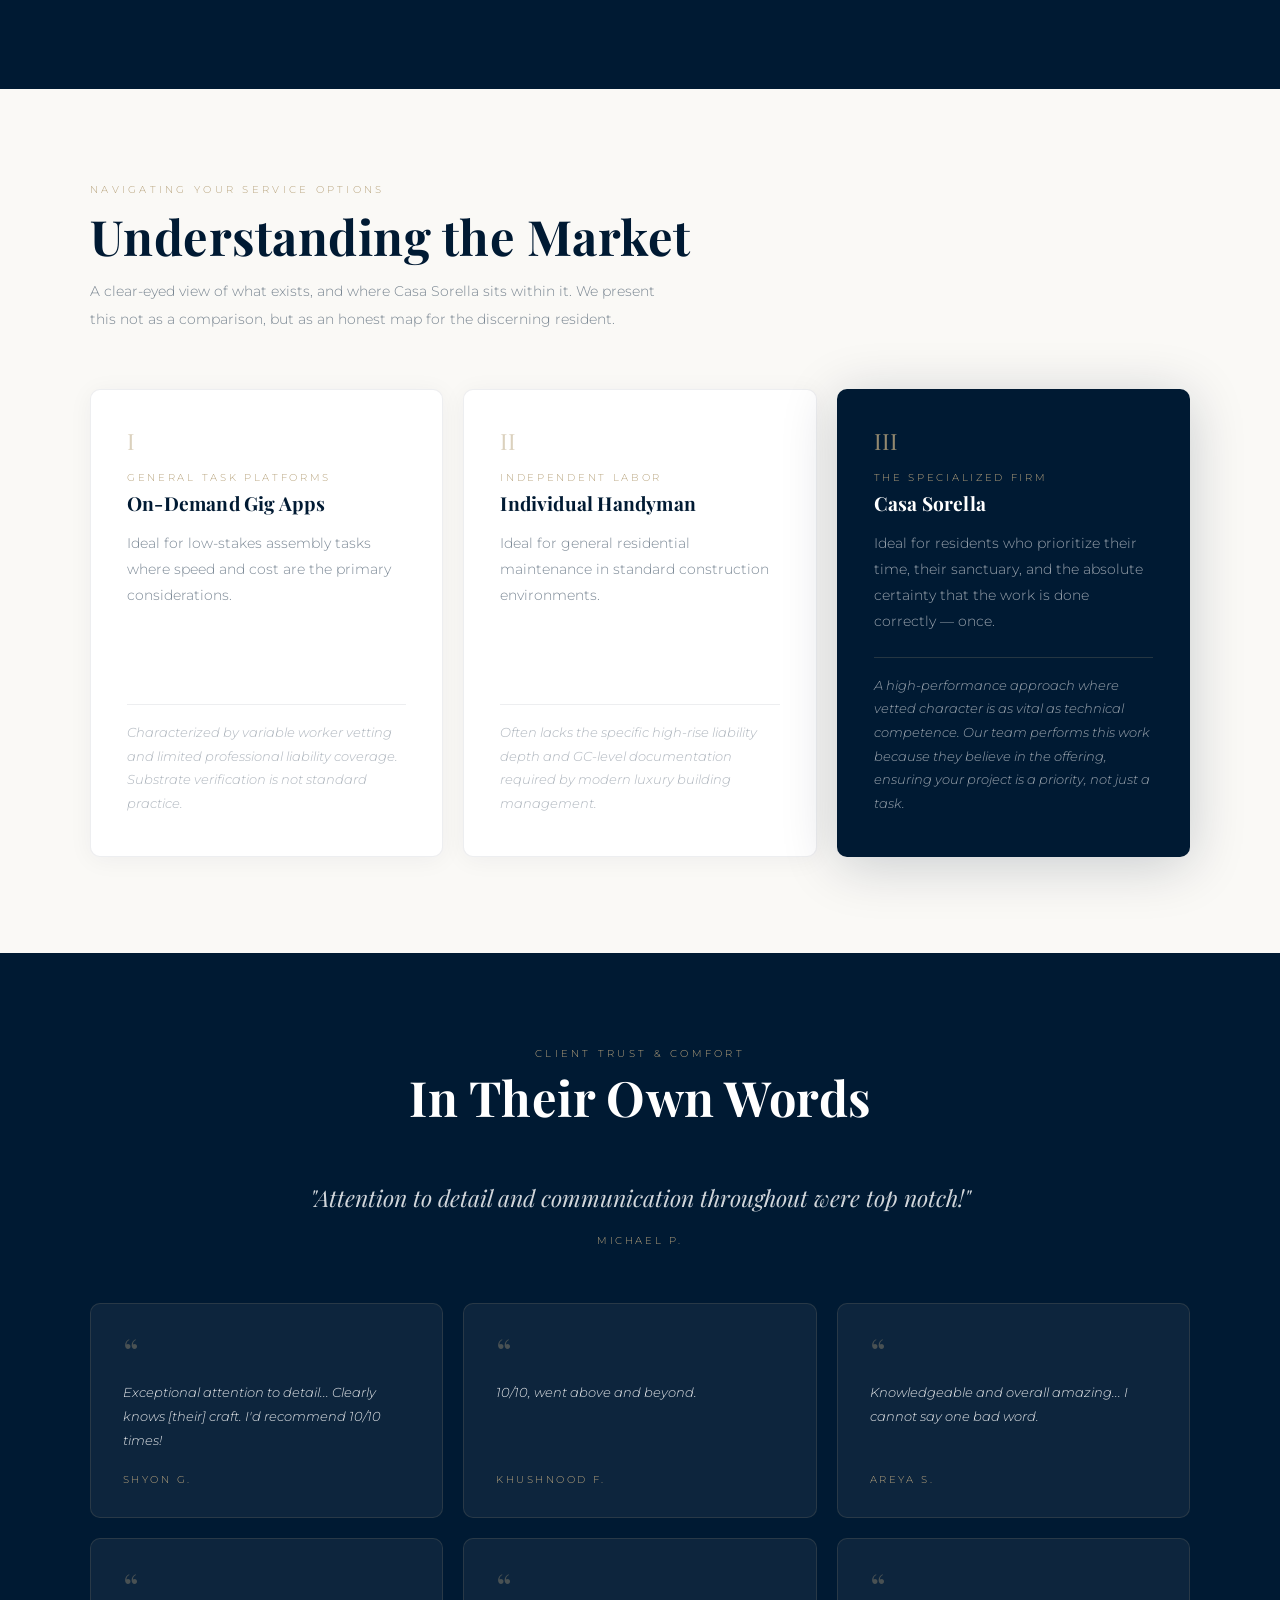
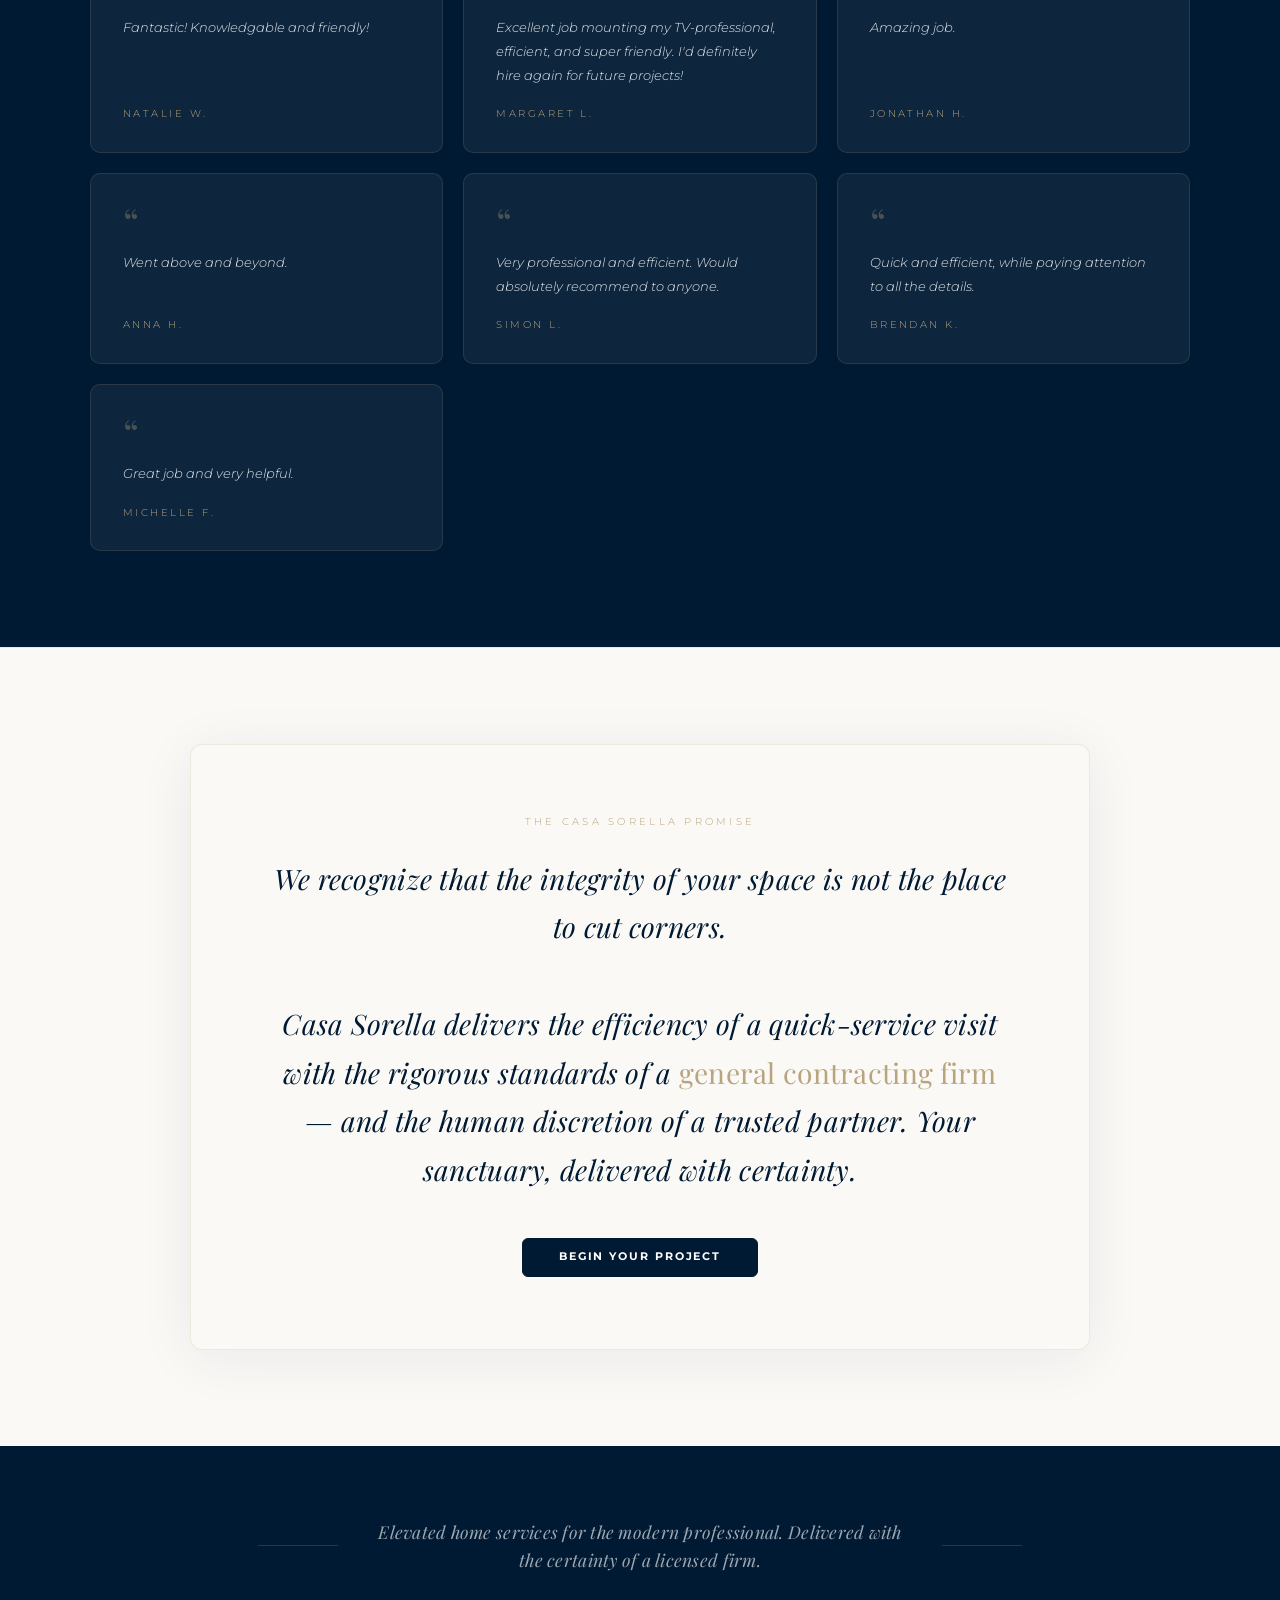
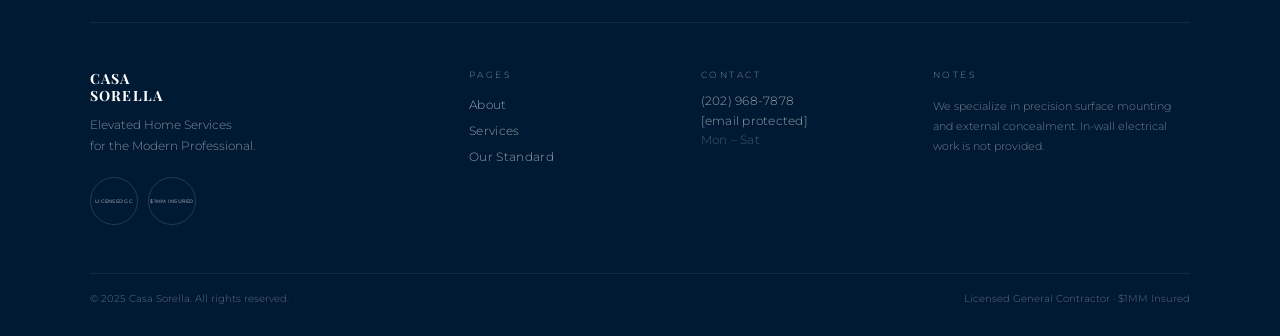
<file: standard.html>
<!DOCTYPE html>
<html lang="en">
<head>
<meta charset="UTF-8"/>
<meta name="viewport" content="width=device-width,initial-scale=1.0"/>
<title>Our Standard | Casa Sorella</title>
<style>

@import url('https://fonts.googleapis.com/css2?family=Playfair+Display:ital,wght@0,400;0,700;0,800;1,400;1,700&family=Montserrat:wght@200;300;400;500;600&display=swap');

*, *::before, *::after { box-sizing: border-box; margin: 0; padding: 0; }

:root {
  --linen:   #FAF9F6;
  --navy:    #001A33;
  --bronze:  #B8A47E;
  --muted:   rgba(0,26,51,.52);
  --faint:   rgba(0,26,51,.32);
  --border:  rgba(0,26,51,.07);
  --radius:  6px;
  --grain:   url("data:image/svg+xml,%3Csvg xmlns='http://www.w3.org/2000/svg' width='300' height='300'%3E%3Cfilter id='n'%3E%3CfeTurbulence type='fractalNoise' baseFrequency='0.75' numOctaves='4' stitchTiles='stitch'/%3E%3C/filter%3E%3Crect width='300' height='300' filter='url(%23n)' opacity='0.032'/%3E%3C/svg%3E");
}

html { scroll-behavior: smooth; }

body {
  font-family: 'Montserrat', sans-serif;
  background-color: var(--linen);
  background-image: var(--grain);
  background-size: 300px 300px;
  color: var(--navy);
  -webkit-font-smoothing: antialiased;
  line-height: 1;
}

a { text-decoration: none; color: inherit; }
img { display: block; max-width: 100%; }

/* ── NAV — glassmorphism ──────────────────────────────────────────── */
.nav {
  position: fixed; top: 0; left: 0; right: 0; z-index: 500;
  height: 66px;
  display: flex; align-items: center; padding: 0 56px;
  background: var(--navy);
  border-bottom: 1px solid rgba(184,164,126,.1);
  transition: background .35s;
}
.nav.solid {
  background: rgba(250,249,246,.94);
  backdrop-filter: blur(20px) saturate(1.5);
  -webkit-backdrop-filter: blur(20px) saturate(1.5);
  border-bottom: 1px solid rgba(184,164,126,.2);
  box-shadow: 0 2px 24px rgba(0,26,51,.07);
}
.nav.solid .nav__cta:hover {
  background: #fff;
  box-shadow: 0 0 0 2.5px var(--bronze);
  border-color: var(--bronze);
}
.nav__logo {
  font-family: 'Playfair Display', serif;
  font-size: 1rem; font-weight: 700;
  letter-spacing: .1em; line-height: 1.2;
  color: #fff; margin-right: auto;
  transition: color .35s;
}
.nav.solid .nav__logo { color: var(--navy); }
.nav__links { display: flex; list-style: none; gap: 32px; margin-right: 32px; }
.nav__links a {
  font-size: .72rem; font-weight: 300; letter-spacing: .18em;
  text-transform: uppercase; color: rgba(255,255,255,.65);
  transition: color .2s; position: relative;
}
.nav.solid .nav__links a { color: var(--muted); }
.nav__links a::after {
  content: ''; position: absolute; bottom: -4px; left: 0;
  width: 0; height: 1px; background: var(--bronze);
  transition: width .3s ease;
}
.nav__links a:hover, .nav__links a.active { color: #fff; }
.nav.solid .nav__links a:hover,
.nav.solid .nav__links a.active { color: var(--navy); }
.nav__links a:hover::after, .nav__links a.active::after { width: 100%; }
.nav__cta {
  font-family: 'Montserrat', sans-serif;
  font-size: .82rem; font-weight: 700; letter-spacing: .12em;
  text-transform: uppercase; white-space: nowrap;
  background: rgba(255,255,255,.15); color: #fff;
  padding: 10px 26px; border-radius: var(--radius);
  border: 1px solid rgba(255,255,255,.35);
  backdrop-filter: blur(8px);
  -webkit-backdrop-filter: blur(8px);
  transition: box-shadow .32s ease, border-color .32s ease, transform .2s ease;
}
.nav__cta:hover {
  box-shadow: 0 0 0 2.5px var(--bronze);
  border-color: var(--bronze);
  transform: translateY(-1px);
}
.nav__ham {
  display: none; flex-direction: column;
  justify-content: center; gap: 5px;
  background: none; border: none; cursor: pointer; padding: 6px;
}
.nav__ham span {
  display: block; width: 22px; height: 1.5px;
  background: #fff; transition: background .35s;
}
.nav.solid .nav__cta { background: var(--navy); color: #fff; border-color: var(--navy); backdrop-filter: none; -webkit-backdrop-filter: none; }
.nav.solid .nav__ham span { background: var(--navy); }

/* ── MOBILE MENU ─────────────────────────────────────────────────── */
.mob-overlay {
  position: fixed; inset: 0; z-index: 600;
  background: rgba(0,26,51,.45);
  opacity: 0; pointer-events: none; transition: opacity .3s;
}
.mob-overlay.open { opacity: 1; pointer-events: all; }
.mob-menu {
  position: fixed; top: 0; right: 0; bottom: 0; width: 280px;
  z-index: 700; background: var(--navy);
  display: flex; flex-direction: column;
  padding: 72px 36px 40px; gap: 24px;
  transform: translateX(100%);
  transition: transform .34s cubic-bezier(.16,1,.3,1);
}
.mob-menu.open { transform: translateX(0); }
.mob-menu__close {
  position: absolute; top: 18px; right: 22px;
  background: none; border: none; color: #fff;
  font-size: 1.5rem; cursor: pointer; line-height: 1;
}
.mob-menu a {
  font-size: .72rem; font-weight: 200; letter-spacing: .22em;
  text-transform: uppercase; color: rgba(255,255,255,.62);
  transition: color .2s;
}
.mob-menu a:hover { color: #fff; }

/* ── PAGE HEADER ─────────────────────────────────────────────────── */
.page-hdr {
  background: var(--navy);
  padding: 126px 56px 76px; margin-top: 66px;
}
.page-hdr__inner { max-width: 1100px; margin: 0 auto; }
.page-hdr__eyebrow {
  font-size: .66rem; font-weight: 300; letter-spacing: .28em;
  text-transform: uppercase; color: var(--bronze);
  display: block; margin-bottom: 18px;
}
.page-hdr__title {
  font-family: 'Playfair Display', serif;
  font-size: clamp(2.8rem,5vw,4.4rem); font-weight: 700;
  color: #fff; line-height: 1.08; letter-spacing: .01em; margin-bottom: 22px;
}
.page-hdr__sub {
  font-size: .84rem; font-weight: 300; letter-spacing: .025em;
  color: rgba(255,255,255,.75); line-height: 2; max-width: 520px; ;
}

/* ── LAYOUT ──────────────────────────────────────────────────────── */
.wrap { max-width: 1100px; margin: 0 auto; }

/* ── SHARED TYPE ─────────────────────────────────────────────────── */
.eyebrow {
  font-size: .64rem; font-weight: 300; letter-spacing: .32em;
  text-transform: uppercase; color: var(--bronze); display: block;
}
.title-serif {
  font-family: 'Playfair Display', serif;
  font-weight: 700; color: var(--navy); line-height: 1.1;
}
.title-sans {
  font-family: 'Montserrat', sans-serif;
  font-weight: 200; color: var(--navy);
  line-height: 1.3; letter-spacing: .08em;
}
.body-copy {
  font-size: .82rem; font-weight: 300;
  line-height: 2.05; color: var(--muted); letter-spacing: .025em;
}

/* ── BUTTONS ─────────────────────────────────────────────────────── */
.btn {
  display: inline-block;
  font-family: 'Montserrat', sans-serif;
  font-size: .66rem; font-weight: 700; letter-spacing: .18em;
  text-transform: uppercase; cursor: pointer;
  border-radius: var(--radius); transition: box-shadow .32s ease, border-color .32s ease, transform .2s ease;
}
.btn-navy {
  background: var(--navy); color: #fff; border: 1px solid var(--navy); padding: 13px 36px; font-weight: 700;
}
.btn-navy:hover {
  box-shadow: 0 0 0 2px var(--bronze), 0 8px 32px rgba(0,26,51,.22); border-color: var(--bronze); transform: translateY(-2px);
}
.btn-ghost {
  background: transparent; color: var(--bronze);
  border: 1px solid var(--bronze); padding: 13px 36px;
}
.btn-ghost:hover { background: var(--bronze); color: var(--navy); transform: translateY(-2px); box-shadow: 0 8px 32px rgba(184,164,126,.28); }

/* ── BRONZE LINK ─────────────────────────────────────────────────── */
.b-link {
  font-size: .65rem; font-weight: 400; letter-spacing: .2em;
  text-transform: uppercase; color: var(--navy);
  border-bottom: 1px solid rgba(184,164,126,.4); padding-bottom: 2px;
  transition: color .2s, border-color .2s;
}
.b-link:hover { color: var(--bronze); border-color: var(--bronze); }

/* ── IMAGE TREATMENTS ────────────────────────────────────────────── */
.img-wrap { overflow: hidden; border-radius: var(--radius); }
.img-wrap img {
  width: 100%; height: 100%; object-fit: cover; display: block;
  filter: saturate(0.86);
  transition: filter .8s cubic-bezier(.16,1,.3,1), transform .9s cubic-bezier(.16,1,.3,1);
}
.img-wrap:hover img { filter: saturate(1); transform: scale(1.04); }

/* ── CARDS ───────────────────────────────────────────────────────── */
.float-card {
  background: #fff;
  border-radius: 10px;
  box-shadow: 0 6px 40px rgba(0,26,51,.07);
  transition: box-shadow .35s ease, transform .35s ease;
}
.float-card:hover {
  box-shadow: 0 20px 64px rgba(0,26,51,.13);
  transform: translateY(-6px);
}
.dark-card {
  background: var(--navy);
  border-radius: 10px;
  box-shadow: 0 12px 64px rgba(0,26,51,.22);
}

/* ── REVEAL ANIMATION ────────────────────────────────────────────── */
.reveal { transition: opacity .7s cubic-bezier(.16,1,.3,1), transform .7s cubic-bezier(.16,1,.3,1); }
.js-ready .reveal { opacity: 0; transform: translateY(24px); }
.js-ready .reveal.in { opacity: 1; transform: none; }
.d1 { transition-delay: .1s; }
.d2 { transition-delay: .2s; }
.d3 { transition-delay: .3s; }
.d4 { transition-delay: .4s; }

/* ── FOOTER ──────────────────────────────────────────────────────── */
.footer { background: var(--navy); padding: 72px 56px 32px; }
.footer__inner { max-width: 1100px; margin: 0 auto; }
.footer__grid {
  display: grid; grid-template-columns: 1.8fr 1fr 1fr 1.4fr;
  gap: 48px; margin-bottom: 48px;
}
.footer__logo {
  font-family: 'Playfair Display', serif; font-size: .88rem;
  font-weight: 700; color: #fff; display: block;
  letter-spacing: .08em; line-height: 1.2; margin-bottom: 10px;
}
.footer__tag { font-size: .72rem; font-weight: 300; color: rgba(255,255,255,.50); line-height: 1.85; margin-bottom: 20px; }
.footer__badges { display: flex; gap: 10px; }
.footer__badge {
  width: 48px; height: 48px; border-radius: 50%;
  border: 1px solid rgba(255,255,255,.14);
  display: flex; align-items: center; justify-content: center;
}
.footer__badge-text { font-size: .32rem; font-weight: 600; letter-spacing: .05em; text-transform: uppercase; color: rgba(255,255,255,.45); text-align: center; line-height: 1.4; }
.footer__col-title { font-size: .56rem; font-weight: 300; letter-spacing: .28em; text-transform: uppercase; color: rgba(255,255,255,.48); display: block; margin-bottom: 16px; }
.footer__links { list-style: none; display: flex; flex-direction: column; gap: 10px; }
.footer__links a { font-size: .74rem; font-weight: 300; color: rgba(255,255,255,.58); letter-spacing: .03em; transition: color .2s; }
.footer__links a:hover { color: #fff; }
.footer__contact { font-size: .74rem; font-weight: 300; color: rgba(255,255,255,.58); display: block; margin-bottom: 8px; letter-spacing: .02em; transition: color .2s; }
.footer__contact:hover { color: #fff; }
.footer__note { font-size: .68rem; font-weight: 300; color: rgba(255,255,255,.44); line-height: 1.85; }
.footer__bottom { border-top: 1px solid rgba(255,255,255,.07); padding-top: 20px; display: flex; justify-content: space-between; flex-wrap: wrap; gap: 8px; }
.footer__bottom p { font-size: .62rem; font-weight: 300; color: rgba(255,255,255,.36); }

/* ── RESPONSIVE ──────────────────────────────────────────────────── */
@media (max-width: 900px) {
  .nav { padding: 0 24px; }
  .nav__links, .nav__cta { display: none; }
  .nav__ham { display: flex; }
  .page-hdr { padding: 100px 24px 60px; }
  .footer { padding: 52px 24px 24px; }
  .footer__grid { grid-template-columns: 1fr 1fr; gap: 32px; }
}
@media (max-width: 520px) {
  .footer__grid { grid-template-columns: 1fr; }
}

/* ── OUR STANDARD — page-specific ──────────────────────────────── */

/* HERO — massive whitespace, pure type */
.std-hero {
  margin-top: 66px;
  padding: 14vh 10vw 12vh;
  background: var(--linen);
  display: grid;
  grid-template-columns: 1fr 1fr;
  gap: 8vw;
  align-items: center;
  min-height: 72vh;
}
.std-hero__left {}
.std-hero__eyebrow {
  font-size: .62rem; font-weight: 300; letter-spacing: .34em;
  text-transform: uppercase; color: var(--bronze);
  display: block; margin-bottom: 28px;
}
.std-hero__h1 {
  font-family: 'Playfair Display', serif;
  font-size: clamp(2.8rem,5.5vw,5.6rem);
  font-weight: 700; color: var(--navy);
  line-height: .96; letter-spacing: .02em;
  margin-bottom: 36px;
}
.std-hero__sub {
  font-family: 'Montserrat', sans-serif;
  font-size: .92rem; font-weight: 300;
  color: var(--muted); line-height: 2.05;
  letter-spacing: .025em; max-width: 520px;
}
.std-hero__right {
  display: flex; flex-direction: column;
  gap: 28px;
}
.std-hero__stat {
  padding: 28px 0;
  border-top: 1px solid var(--border);
}
.std-hero__stat:last-child { border-bottom: 1px solid var(--border); }
.std-hero__stat-num {
  font-family: 'Playfair Display', serif;
  font-size: 2.2rem; font-weight: 700;
  color: var(--navy); display: block; margin-bottom: 4px;
  letter-spacing: 0;
}
.std-hero__stat-label {
  font-size: .66rem; font-weight: 300;
  letter-spacing: .22em; text-transform: uppercase;
  color: var(--muted);
}

/* THREE PILLARS — Framework A */
.pillars-section {
  padding: 96px 56px;
  background: var(--navy);
}
.pillars-header {
  max-width: 1100px; margin: 0 auto 64px;
  display: flex; justify-content: space-between;
  align-items: flex-end; flex-wrap: wrap; gap: 20px;
  border-bottom: 1px solid rgba(184,164,126,.14);
  padding-bottom: 36px;
}
.pillars-header__title {
  font-family: 'Playfair Display', serif;
  font-size: clamp(2.4rem,3.8vw,3.4rem);
  font-weight: 700; color: #fff; letter-spacing: .01em;
}
.pillars-header__sub {
  font-family: 'Playfair Display', serif;
  font-size: 1rem; font-style: italic;
  color: rgba(255,255,255,.58); max-width: 380px;
  text-align: right; line-height: 1.75;
  letter-spacing: .01em;
}
.pillars-grid {
  max-width: 1100px; margin: 0 auto;
  display: grid; grid-template-columns: repeat(3,1fr);
  gap: 0;
}
.pillar {
  padding: 0 52px 0 0;
  margin-right: 52px;
  border-right: 1px solid rgba(184,164,126,.14);
}
.pillar:last-child { border-right: none; padding-right: 0; margin-right: 0; }
.pillar__roman {
  font-family: 'Playfair Display', serif;
  font-size: 2.4rem; font-weight: 400;
  color: var(--bronze); opacity: .45;
  line-height: 1; display: block; margin-bottom: 22px;
}
.pillar__title {
  font-family: 'Playfair Display', serif;
  font-size: 1.3rem; font-weight: 700;
  color: #fff; margin-bottom: 18px; line-height: 1.2;
  letter-spacing: .02em;
}
.pillar__body {
  font-size: .88rem; font-weight: 300;
  color: rgba(255,255,255,.62); font-size: .88rem; line-height: 1.95;
  margin-bottom: 28px;
}
.pillar__spec-list {
  list-style: none;
  display: flex; flex-direction: column; gap: 8px;
}
.pillar__spec-list li {
  font-size: .78rem; font-weight: 300;
  color: rgba(255,255,255,.58);
  display: flex; gap: 8px; align-items: baseline;
  line-height: 1.6;
  font-size: .78rem;
}
.pillar__spec-list li::before {
  content: '·'; color: var(--bronze); flex-shrink: 0;
}

/* TIER COMPARISON */
.tiers-section {
  padding: 96px 56px;
  background: var(--linen);
}
.tiers-header {
  max-width: 1100px; margin: 0 auto 56px;
}
.tiers-header__eyebrow { margin-bottom: 14px; }
.tiers-header__title {
  font-family: 'Playfair Display', serif;
  font-size: clamp(2.4rem,3.8vw,3.4rem);
  font-weight: 700; color: var(--navy);
  letter-spacing: .01em; line-height: 1.1;
}
.tiers-header__sub {
  font-size: .88rem; font-weight: 300;
  color: var(--muted); line-height: 1.95;
  margin-top: 16px; max-width: 580px;
}
.tiers-grid {
  max-width: 1100px; margin: 0 auto;
  display: grid; grid-template-columns: repeat(3,1fr);
  gap: 20px;
}
.tier-card {
  padding: 40px 36px;
  border-radius: 10px;
  border: 1px solid var(--border);
  background: #fff;
  box-shadow: 0 3px 24px rgba(0,26,51,.05);
  display: flex; flex-direction: column;
  transition: box-shadow .3s, transform .3s;
}
.tier-card:hover {
  box-shadow: 0 12px 48px rgba(0,26,51,.1);
  transform: translateY(-4px);
}
.tier-card--featured {
  background: var(--navy);
  border-color: transparent;
  box-shadow: 0 8px 56px rgba(0,26,51,.2);
}
.tier-card--featured:hover {
  box-shadow: 0 20px 72px rgba(0,26,51,.28);
}
.tier-card__num {
  font-family: 'Playfair Display', serif;
  font-size: 1.4rem; font-weight: 400;
  color: var(--bronze); opacity: .5;
  margin-bottom: 20px; display: block;
}
.tier-card--featured .tier-card__num { opacity: .8; }
.tier-card__label {
  font-size: .60rem; font-weight: 300; letter-spacing: .28em;
  text-transform: uppercase; color: var(--bronze);
  display: block; margin-bottom: 10px;
}
.tier-card__title {
  font-family: 'Playfair Display', serif;
  font-size: 1.2rem; font-weight: 700;
  color: var(--navy); margin-bottom: 16px; line-height: 1.2;
  letter-spacing: .01em;
}
.tier-card--featured .tier-card__title { color: #fff; }
.tier-card__ideal {
  font-size: .86rem; font-weight: 300;
  color: var(--muted); line-height: 1.88;
  margin-bottom: 22px; flex-grow: 1;
}
.tier-card--featured .tier-card__ideal { color: rgba(255,255,255,.60); }
.tier-card__note {
  border-top: 1px solid var(--border);
  padding-top: 16px;
  font-size: .80rem; font-weight: 300;
  color: var(--faint); line-height: 1.85;
  font-style: italic;
}
.tier-card--featured .tier-card__note {
  border-color: rgba(184,164,126,.2);
  color: rgba(255,255,255,.60);
}

/* SANCTUARY CLOSE — glassmorphism */
.sanctuary-section {
  padding: 96px 56px;
  background: var(--linen);
  border-top: 1px solid var(--border);
}
.sanctuary-glass {
  max-width: 900px; margin: 0 auto;
  background: rgba(250,249,246,.65);
  backdrop-filter: blur(24px) saturate(1.5);
  -webkit-backdrop-filter: blur(24px) saturate(1.5);
  border: 1px solid rgba(184,164,126,.2);
  border-radius: 12px;
  padding: 72px 80px;
  text-align: center;
  box-shadow: 0 8px 56px rgba(0,26,51,.07);
}
.sanctuary-glass__eyebrow { margin-bottom: 28px; text-align: center; }
.sanctuary-glass__body {
  font-family: 'Playfair Display', serif;
  font-size: clamp(1.3rem,2.2vw,1.9rem);
  font-weight: 400; font-style: italic;
  color: var(--navy); line-height: 1.72;
  letter-spacing: .01em; margin-bottom: 44px;
}
.sanctuary-glass__body em {
  font-style: normal; color: var(--bronze);
}

/* RESPONSIVE */
@media (max-width: 900px) {
  .std-hero { grid-template-columns: 1fr; padding: 10vh 24px 8vh; gap: 48px; min-height: auto; }
  .pillars-section { padding: 64px 24px; }
  .pillars-header { flex-direction: column; align-items: flex-start; }
  .pillars-header__sub { text-align: left; max-width: 100%; }
  .pillars-grid { grid-template-columns: 1fr; row-gap: 40px; }
  .pillar { border-right: none; padding-right: 0; margin-right: 0; border-bottom: 1px solid rgba(184,164,126,.14); padding-bottom: 40px; margin-bottom: 0; }
  .pillar:last-child { border-bottom: none; padding-bottom: 0; }
  .tiers-section { padding: 64px 24px; }
  .tiers-grid { grid-template-columns: 1fr; }
  .sanctuary-section { padding: 64px 24px; }
  .sanctuary-glass { padding: 48px 32px; }
}

@media (max-width: 760px) {
  }

@media(max-width:760px){
  }

/* ── TESTIMONIALS GRID ───────────────────────────────────────────── */
.testimonials-section {
  padding: 96px 56px;
  background: var(--navy);
}
.testimonials-header {
  max-width: 1100px; margin: 0 auto 56px;
  text-align: center;
}
.testimonials-header__eyebrow { margin-bottom: 14px; }
.testimonials-header__title {
  font-family: 'Playfair Display', serif;
  font-size: clamp(2.4rem,3.8vw,3.4rem);
  font-weight: 700; color: #fff;
  letter-spacing: .01em;
}
.testimonials-grid {
  max-width: 1100px; margin: 0 auto;
  display: grid;
  grid-template-columns: repeat(3,1fr);
  gap: 20px;
}
.t-card {
  padding: 36px 32px 32px;
  background: rgba(255,255,255,.05);
  border: 1px solid rgba(184,164,126,.16);
  border-radius: 10px;
  display: flex; flex-direction: column;
  transition: background .28s, border-color .28s;
}
.t-card:hover {
  background: rgba(255,255,255,.09);
  border-color: rgba(184,164,126,.32);
}
.t-card::before {
  content: '\201C';
  font-family: 'Playfair Display', serif;
  font-size: 2.4rem; color: var(--bronze);
  opacity: .35; line-height: .6;
  display: block; margin-bottom: 18px;
}
.t-card__text {
  font-family: 'Montserrat', sans-serif;
  font-size: .82rem; font-weight: 300; font-style: italic;
  color: rgba(255,255,255,.88); line-height: 1.82;
  flex-grow: 1; margin-bottom: 22px;
}
.t-card__name {
  font-family: 'Montserrat', sans-serif;
  font-size: .64rem; font-weight: 300;
  letter-spacing: .24em; text-transform: uppercase;
  color: var(--bronze);
}
@media (max-width: 760px) {
  .testimonials-section { padding: 64px 24px; }
  .testimonials-grid { grid-template-columns: 1fr; gap: 14px; }
}

/* ── CONTEXTUAL QUOTES ──────────────────────────────────────────── */

.svc-quote--dark /* About page — tucked below position cards */
.about-quote {
  margin-top: 28px;
  padding: 20px 0 0;
  border-top: 1px solid var(--border);
}
.about-quote__text {
  font-family: 'Playfair Display', serif;
  font-size: .82rem; font-weight: 400; font-style: italic;
  color: var(--muted); line-height: 1.78;
  display: block; margin-bottom: 10px;
}
.about-quote__attr {
  font-family: 'Montserrat', sans-serif;
  font-size: .60rem; font-weight: 300;
  letter-spacing: .22em; text-transform: uppercase;
  color: var(--bronze);
}

/* Standard page — large anchor quote above testimonials grid */
.standard-anchor-quote {
  max-width: 1100px; margin: 0 auto 56px;
  text-align: center;
}
.standard-anchor-quote__text {
  font-family: 'Playfair Display', serif;
  font-size: clamp(1.1rem, 1.8vw, 1.5rem);
  font-weight: 400; font-style: italic;
  color: #fff; line-height: 1.7;
  display: block; margin-bottom: 14px;
  opacity: .82;
}
.standard-anchor-quote__attr {
  font-family: 'Montserrat', sans-serif;
  font-size: .62rem; font-weight: 300;
  letter-spacing: .26em; text-transform: uppercase;
  color: var(--bronze);
}

@media (max-width: 860px) {
  .standard-anchor-quote { margin-bottom: 40px; }
}


.footer__tagline {
  display: flex; align-items: center;
  justify-content: center; gap: 32px;
  padding-bottom: 48px; margin-bottom: 48px;
  border-bottom: 1px solid rgba(255,255,255,.07);
}
.footer__tagline-mark {
  flex: 1; height: 1px;
  background: rgba(184,164,126,.22);
  max-width: 80px;
}
.footer__tagline-text {
  font-family: 'Playfair Display', serif;
  font-size: clamp(.92rem, 1.4vw, 1.1rem);
  font-style: italic;
  color: rgba(255,255,255,.62);
  text-align: center;
  letter-spacing: .015em;
  line-height: 1.6;
  max-width: 540px;
}
@media (max-width: 600px) {
  .footer__tagline-mark { display: none; }
  .footer__tagline { padding-bottom: 32px; margin-bottom: 32px; }
}

</style>
</head>
<body>
<nav class="nav" id="mainNav">
  <a href="index.html" class="nav__logo">CASA<br>SORELLA</a>
  <ul class="nav__links"><li><a href="about.html">About</a></li>
    <li><a href="services.html">Services</a></li>
    <li><a href="standard.html" class="active">Our Standard</a></li></ul>
  <a href="booking.html" class="nav__cta btn btn-navy">Get Started</a>
  <button class="nav__ham" id="ham"><span></span><span></span><span></span></button>
</nav>
<div class="mob-overlay" id="mobOverlay"></div>
<div class="mob-menu" id="mobMenu">
  <button class="mob-menu__close" id="mobClose">×</button>
<a href="about.html">About</a>
<a href="services.html">Services</a>
<a href="standard.html">Our Standard</a>
</div>

<header style="margin-top:66px;"><!-- spacer for fixed nav --></header>

<!-- ── HERO ─────────────────────────────────────────────────────── -->
<section class="std-hero">
  <div class="std-hero__left reveal">
    <span class="std-hero__eyebrow">Casa Sorella</span>
    <h1 class="std-hero__h1">PEACE OF MIND.<br>BY DEFAULT.</h1>
    <p class="std-hero__sub">Your home is not a job site — it is a private sanctuary. We enter it with the technical authority of a licensed firm, the discretion of a trusted partner, and a standard of care that does not change based on the size of the project.</p>
  </div>
  <div class="std-hero__right reveal d1">
    <div class="std-hero__stat">
      <span class="std-hero__stat-num">$1,000,000</span>
      <span class="std-hero__stat-label">Liability Coverage — Every Project</span>
    </div>
    <div class="std-hero__stat">
      <span class="std-hero__stat-num">Licensed GC</span>
      <span class="std-hero__stat-label">State-Issued · High-Rise Approved</span>
    </div>
    <div class="std-hero__stat">
      <span class="std-hero__stat-num">Fixed Quote</span>
      <span class="std-hero__stat-label">Zero Hourly Unknowns</span>
    </div>
  </div>
</section>

<!-- ── THREE PILLARS ─────────────────────────────────────────────── -->
<section class="pillars-section">
  <div class="pillars-header reveal">
    <span class="eyebrow" style="color:var(--bronze);">The Architecture of Certainty</span>
    <h2 class="pillars-header__title">Our Standard of Care</h2>
    <p class="pillars-header__sub">Three commitments that define every project, regardless of scope.</p>
  </div>
  <div class="pillars-grid">
    <div class="pillar reveal">
      <span class="pillar__roman">I</span>
      <div class="pillar__title">Structural Integrity</div>
      <p class="pillar__body">Before any installation begins, we identify the composition of your wall — metal stud, masonry, concrete, or wood-frame. The substrate dictates the anchoring strategy. The strategy dictates the longevity.</p>
      <ul class="pillar__spec-list">
        <li>Metal stud identification and bridging</li>
        <li>Masonry and concrete anchor specification</li>
        <li>Load-bearing verification for every mount point</li>
        <li>No installation proceeds without substrate confirmation</li>
      </ul>
    </div>
    <div class="pillar reveal d1">
      <span class="pillar__roman">II</span>
      <div class="pillar__title">Vetted Discretion</div>
      <p class="pillar__body">We are a specialized firm, not a platform. The professionals who enter your home are background-checked to the highest residential standards and chosen for their commitment to the craft. We do not hire for a nine-to-five — we hire people who believe in the standard of care, and who respect the privacy of the environment they are invited into.</p>
      <ul class="pillar__spec-list">
        <li>Thoroughly background checked and vetted</li>
        <li>Dedicated professionals — no gig labor</li>
        <li>Protective discretion &amp; site cleanliness</li>
        <li>Mission-driven technical execution</li>
      </ul>
    </div>
    <div class="pillar reveal d2">
      <span class="pillar__roman">III</span>
      <div class="pillar__title">Documented Accountability</div>
      <p class="pillar__body">We carry the general-contractor-level insurance and professional licensing that luxury building management requires. Your home is protected. Your neighbor's home is protected. Your building's requirements are met — by default, not by request.</p>
      <ul class="pillar__spec-list">
        <li>$1,000,000 liability policy on every visit</li>
        <li>State-licensed General Contractor credentials</li>
        <li>Certificate of insurance provided upon request</li>
        <li>High-rise building management approved</li>
      </ul>
    </div>
  </div>
</section>

<!-- ── TIER COMPARISON ───────────────────────────────────────────── -->
<section class="tiers-section">
  <div class="tiers-header reveal">
    <span class="eyebrow tiers-header__eyebrow">Navigating Your Service Options</span>
    <h2 class="tiers-header__title">Understanding the Market</h2>
    <p class="tiers-header__sub">A clear-eyed view of what exists, and where Casa Sorella sits within it. We present this not as a comparison, but as an honest map for the discerning resident.</p>
  </div>
  <div class="tiers-grid">
    <div class="tier-card reveal">
      <span class="tier-card__num">I</span>
      <span class="tier-card__label">General Task Platforms</span>
      <div class="tier-card__title">On-Demand Gig Apps</div>
      <p class="tier-card__ideal">Ideal for low-stakes assembly tasks where speed and cost are the primary considerations.</p>
      <div class="tier-card__note">Characterized by variable worker vetting and limited professional liability coverage. Substrate verification is not standard practice.</div>
    </div>
    <div class="tier-card reveal d1">
      <span class="tier-card__num">II</span>
      <span class="tier-card__label">Independent Labor</span>
      <div class="tier-card__title">Individual Handyman</div>
      <p class="tier-card__ideal">Ideal for general residential maintenance in standard construction environments.</p>
      <div class="tier-card__note">Often lacks the specific high-rise liability depth and GC-level documentation required by modern luxury building management.</div>
    </div>
    <div class="tier-card tier-card--featured reveal d2">
      <span class="tier-card__num">III</span>
      <span class="tier-card__label">The Specialized Firm</span>
      <div class="tier-card__title">Casa Sorella</div>
      <p class="tier-card__ideal">Ideal for residents who prioritize their time, their sanctuary, and the absolute certainty that the work is done correctly — once.</p>
      <div class="tier-card__note">A high-performance approach where vetted character is as vital as technical competence. Our team performs this work because they believe in the offering, ensuring your project is a priority, not just a task.</div>
    </div>
  </div>
</section>

<!-- ── TESTIMONIALS ─────────────────────────────────────────────── -->
<section class="testimonials-section">
  <div class="testimonials-header reveal">
    <span class="eyebrow testimonials-header__eyebrow">Client Trust &amp; Comfort</span>
    <h2 class="testimonials-header__title">In Their Own Words</h2>
  </div>
  <div class="standard-anchor-quote reveal">
    <span class="standard-anchor-quote__text">"Attention to detail and communication throughout were top notch!"</span>
    <span class="standard-anchor-quote__attr">Michael P.</span>
  </div>
  <div class="testimonials-grid">
    <div class="t-card reveal">
      <p class="t-card__text">Exceptional attention to detail... Clearly knows [their] craft. I'd recommend 10/10 times!</p>
      <span class="t-card__name">Shyon G.</span>
    </div>
    <div class="t-card reveal d1">
      <p class="t-card__text">10/10, went above and beyond.</p>
      <span class="t-card__name">Khushnood F.</span>
    </div>
    <div class="t-card reveal d2">
      <p class="t-card__text">Knowledgeable and overall amazing... I cannot say one bad word.</p>
      <span class="t-card__name">Areya S.</span>
    </div>
    <div class="t-card reveal">
      <p class="t-card__text">Fantastic! Knowledgable and friendly!</p>
      <span class="t-card__name">Natalie W.</span>
    </div>
    <div class="t-card reveal d1">
      <p class="t-card__text">Excellent job mounting my TV-professional, efficient, and super friendly. I'd definitely hire again for future projects!</p>
      <span class="t-card__name">Margaret L.</span>
    </div>
    <div class="t-card reveal d2">
      <p class="t-card__text">Amazing job.</p>
      <span class="t-card__name">Jonathan H.</span>
    </div>

    <div class="t-card reveal d1">
      <p class="t-card__text">Went above and beyond.</p>
      <span class="t-card__name">Anna H.</span>
    </div>
    <div class="t-card reveal d2">
      <p class="t-card__text">Very professional and efficient. Would absolutely recommend to anyone.</p>
      <span class="t-card__name">Simon L.</span>
    </div>
    <div class="t-card reveal">
      <p class="t-card__text">Quick and efficient, while paying attention to all the details.</p>
      <span class="t-card__name">Brendan K.</span>
    </div>
    <div class="t-card reveal d1">
      <p class="t-card__text">Great job and very helpful.</p>
      <span class="t-card__name">Michelle F.</span>
    </div>
  </div>
</section>

<!-- ── SANCTUARY CLOSE ───────────────────────────────────────────── -->
<section class="sanctuary-section">
  <div class="sanctuary-glass reveal">
    <span class="eyebrow sanctuary-glass__eyebrow">The Casa Sorella Promise</span>
    <p class="sanctuary-glass__body">
      We recognize that the integrity of your space is not the place to cut corners.<br><br>
      Casa Sorella delivers the efficiency of a quick-service visit with the rigorous standards of a <em>general contracting firm</em> — and the human discretion of a trusted partner. Your sanctuary, delivered with certainty.
    </p>
    <a href="booking.html" class="btn btn-navy">Begin Your Project</a>
  </div>
</section>

<footer class="footer">
  <div class="footer__inner">
    <div class="footer__tagline">
      <span class="footer__tagline-mark"></span>
      <p class="footer__tagline-text">Elevated home services for the modern professional. Delivered with the certainty of a licensed firm.</p>
      <span class="footer__tagline-mark"></span>
    </div>
    <div class="footer__grid">
      <div>
        <a href="index.html" class="footer__logo">CASA<br>SORELLA</a>
        <p class="footer__tag">Elevated Home Services<br>for the Modern Professional.</p>
        <div class="footer__badges">
          <div class="footer__badge"><span class="footer__badge-text">Licensed GC</span></div>
          <div class="footer__badge"><span class="footer__badge-text">$1MM Insured</span></div>
        </div>
      </div>
      <div>
        <span class="footer__col-title">Pages</span>
        <ul class="footer__links">
          <li><a href="about.html">About</a></li>
          <li><a href="services.html">Services</a></li>
          <li><a href="standard.html">Our Standard</a></li>
        </ul>
      </div>
      <div>
        <span class="footer__col-title">Contact</span>
        <a href="sms:+12029687878" class="footer__contact">(202) 968-7878</a>
        <a href="/cdn-cgi/l/email-protection#4d25282121220d2e2c3e2c603e223f2821212c632e2220" class="footer__contact"><span class="__cf_email__" data-cfemail="a6cec3cacac9e6c5c7d5c78bd5c9d4c3cacac788c5c9cb">[email&#160;protected]</span></a>
        <span class="footer__contact" style="opacity:.45;cursor:default;">Mon – Sat</span>
      </div>
      <div>
        <span class="footer__col-title">Notes</span>
        <p class="footer__note">We specialize in precision surface mounting and external concealment. In-wall electrical work is not provided.</p>
      </div>
    </div>
    <div class="footer__bottom">
      <p>© 2025 Casa Sorella. All rights reserved.</p>
      <p>Licensed General Contractor · $1MM Insured</p>
    </div>
  </div>
</footer>
<script>
(function(){
  // Nav scroll — navy at top, glass when scrolled
  var nav = document.querySelector('.nav');
  if(nav) window.addEventListener('scroll', function(){
    nav.classList.toggle('solid', window.scrollY > 60);
  }, {passive:true});

  // Hamburger menu
  var ham=document.getElementById('ham'), mm=document.getElementById('mobMenu'),
      mo=document.getElementById('mobOverlay'), mc=document.getElementById('mobClose');
  function openMenu(){ if(mm)mm.classList.add('open'); if(mo)mo.classList.add('open'); }
  function closeMenu(){ if(mm)mm.classList.remove('open'); if(mo)mo.classList.remove('open'); }
  if(ham) ham.addEventListener('click',openMenu);
  if(mc)  mc.addEventListener('click',closeMenu);
  if(mo)  mo.addEventListener('click',closeMenu);
  if(mm)  mm.querySelectorAll('a').forEach(function(a){ a.addEventListener('click',closeMenu); });

  // Scroll reveal
  document.documentElement.classList.add('js-ready');
  var els = document.querySelectorAll('.reveal');
  if(!els.length) return;
  if(!('IntersectionObserver' in window)){
    els.forEach(function(el){ el.classList.add('in'); });
    return;
  }
  var io = new IntersectionObserver(function(entries){
    entries.forEach(function(e){
      if(e.isIntersecting){ e.target.classList.add('in'); io.unobserve(e.target); }
    });
  }, { threshold: 0.04, rootMargin: '0px 0px -24px 0px' });
  els.forEach(function(el){ io.observe(el); });
})();
</script>
</body>
</html>
</file>
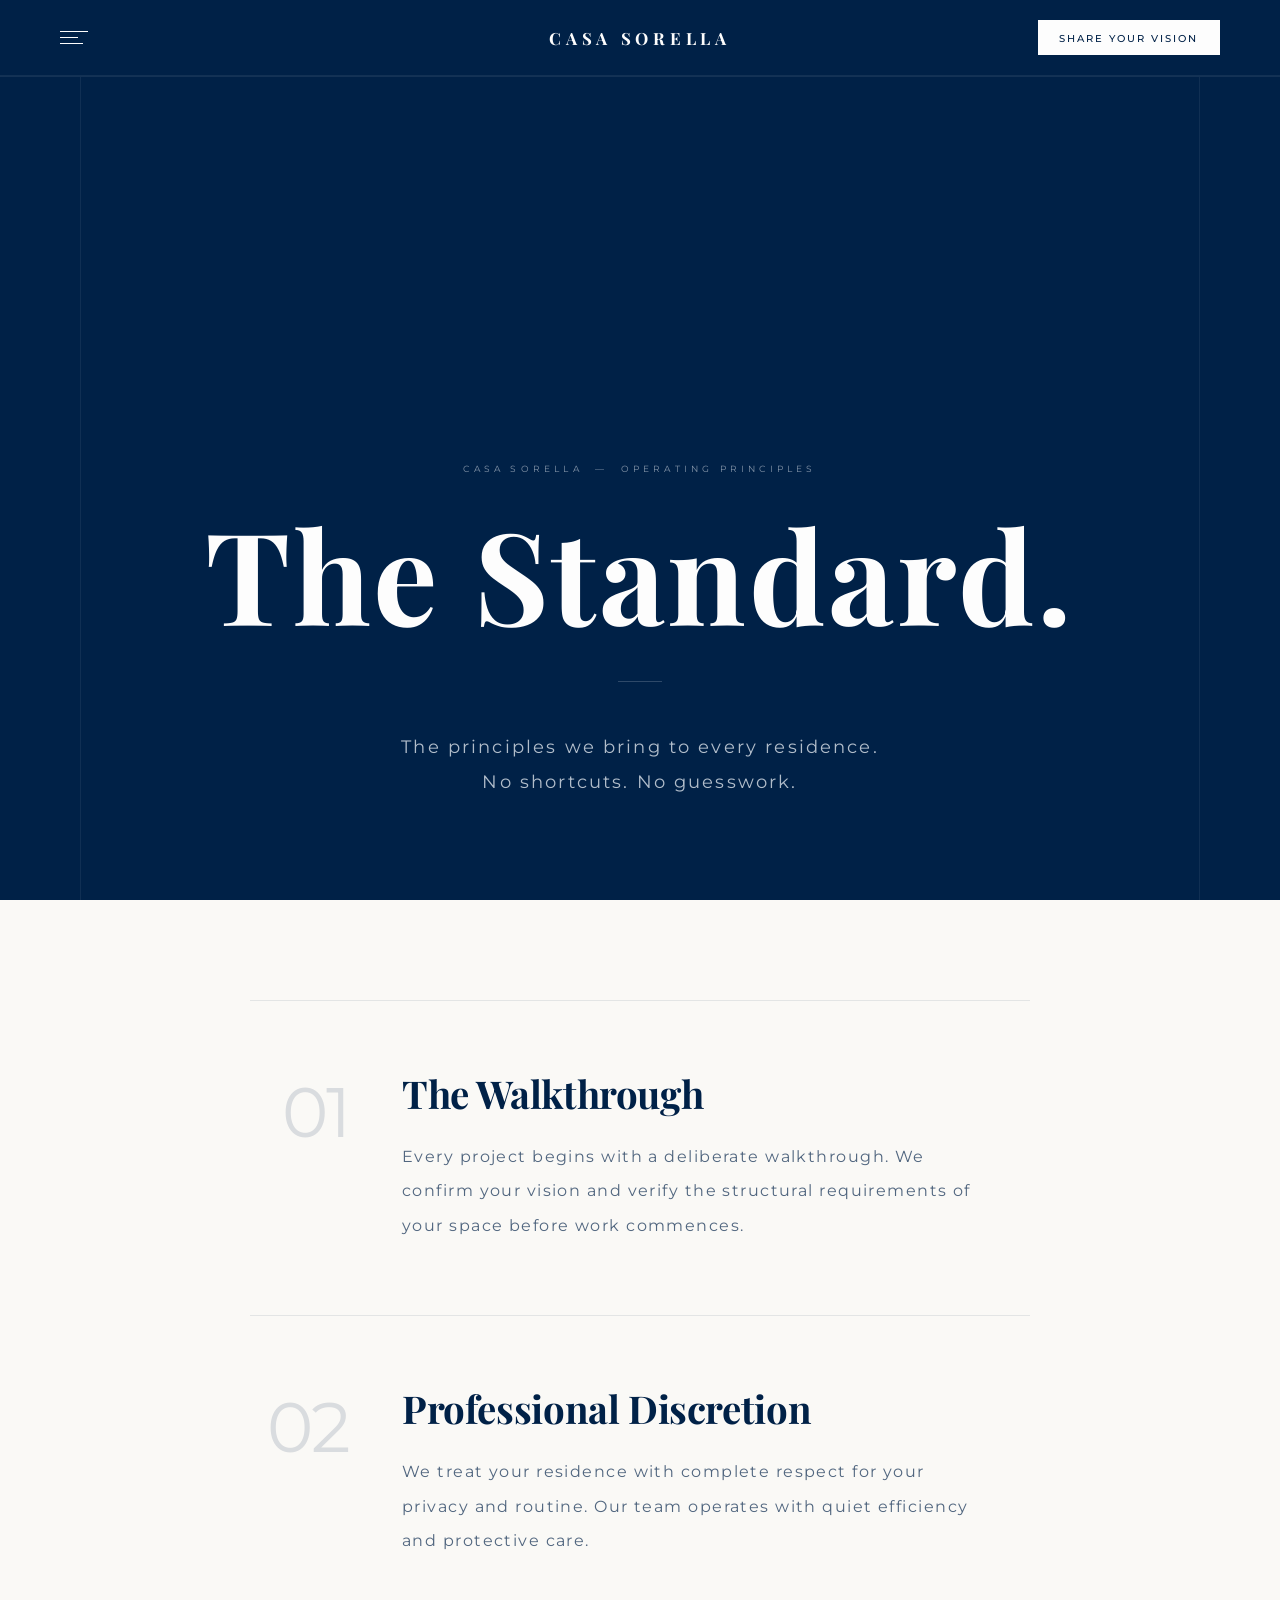
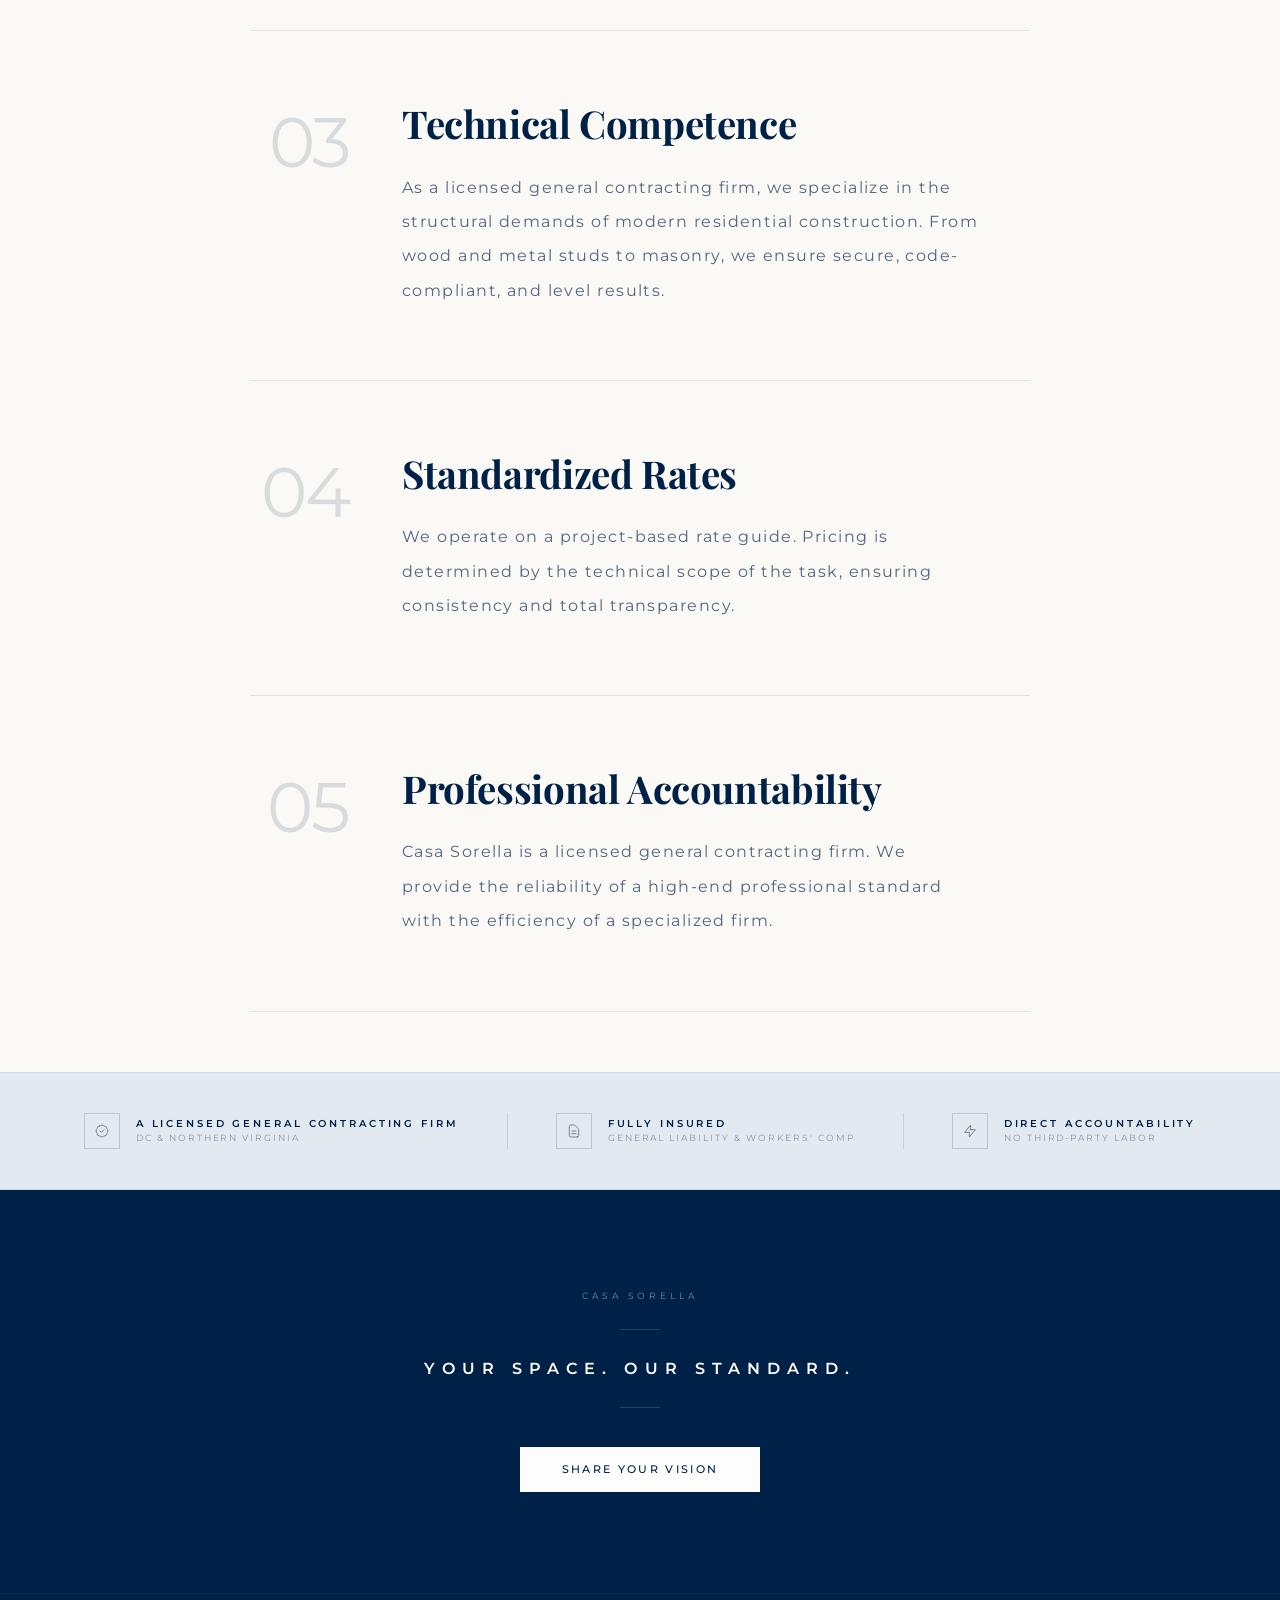
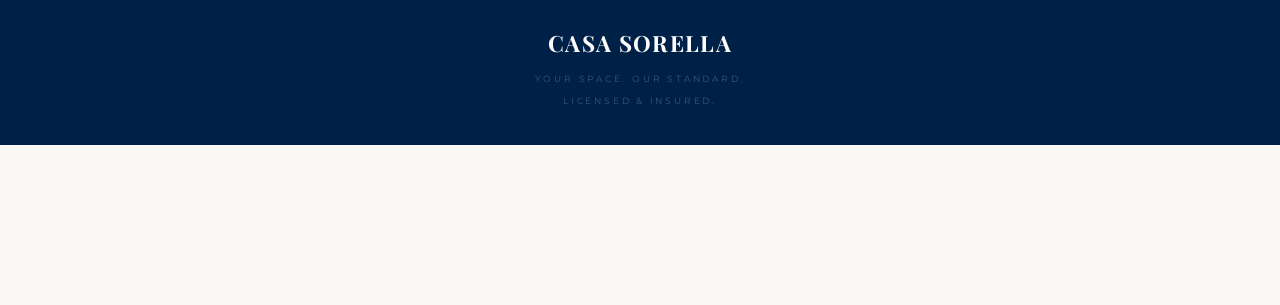
<file: the-standard.html>
<!DOCTYPE html>
<html lang="en">
<head>
<meta charset="UTF-8" />
<meta name="viewport" content="width=device-width, initial-scale=1.0"/>
<meta name="description" content="The Casa Sorella Standard: five operating principles that define our approach to residential installation in DC and Northern Virginia. Licensed, insured, and directly accountable."/>
<meta name="robots" content="index, follow"/>
<meta property="og:type" content="website"/>
<meta property="og:title" content="Our Standard | Licensed GC Firm | Casa Sorella DC"/>
<meta property="og:description" content="The Casa Sorella Standard: five operating principles that define our approach to residential installation in DC and Northern Virginia. Licensed, insured, and directly accountable."/>
<meta property="og:site_name" content="Casa Sorella"/>
<meta name="keywords" content="TV mounting DC, art hanging Arlington, licensed GC firm DC, metal stud TV mounting, Samsung Frame TV specialist DC, heavy mirror anchoring, luxury high-rise installation, concrete wall mounting DC, furniture assembly Northern Virginia, picture hanging DC"/>
<title>Our Standard | Licensed GC Firm | Casa Sorella DC</title>
<link href="https://fonts.googleapis.com/css2?family=Playfair+Display:ital,wght@0,700;0,900;1,700&family=Montserrat:wght@300;400;500;600&display=swap" rel="stylesheet"/>
<link rel="stylesheet" href="style.css"/>
<style>

/* ═══════════════════════════════════════════
   RESET & TOKENS
═══════════════════════════════════════════ */
*, *::before, *::after {
  box-sizing: border-box;
  margin: 0;
  padding: 0;
  border-radius: 0 !important;
}

:root {
  --navy:       #002147;
  --white:      #FDFDFD;
  --warm-white: #FAF9F6;
  --sky:        #E3E9F0;
  --serif:      'Playfair Display', serif;
  --sans:       'Montserrat', sans-serif;
  --pad-h:      60px;
}

html { scroll-behavior: smooth; }

body {
  background: var(--warm-white);
  color: var(--navy);
  font-family: var(--sans);
  font-weight: 400;
  letter-spacing: 0.1em;
  -webkit-font-smoothing: antialiased;
  min-height: 100vh;
  display: flex;
  flex-direction: column;
}


/* ═══════════════════════════════════════════
   MODULE: NAV
═══════════════════════════════════════════ */
#nav {
  position: fixed;
  top: 0; left: 0; right: 0;
  z-index: 300;
  background: var(--navy);
  display: grid;
  grid-template-columns: 44px 1fr 44px;
  align-items: center;
  padding: 0 var(--pad-h);
  height: 76px;
  border-bottom: 1px solid rgba(255,255,255,0.07);
}

.nav__hamburger {
  display: flex;
  flex-direction: column;
  justify-content: center;
  align-items: flex-start;
  gap: 5px;
  background: none;
  border: none;
  cursor: pointer;
  padding: 4px 0;
  width: 32px;
  flex-shrink: 0;
}

.nav__hamburger-line {
  display: block;
  height: 1px;
  background: var(--white);
  transition: transform 0.3s ease, opacity 0.3s ease, width 0.3s ease;
}

.nav__hamburger-line:nth-child(1) { width: 28px; }
.nav__hamburger-line:nth-child(2) { width: 18px; }
.nav__hamburger-line:nth-child(3) { width: 23px; }

.nav__hamburger.is-open .nav__hamburger-line:nth-child(1) {
  width: 24px;
  transform: translateY(6px) rotate(45deg);
}
.nav__hamburger.is-open .nav__hamburger-line:nth-child(2) {
  opacity: 0;
  transform: scaleX(0);
}
.nav__hamburger.is-open .nav__hamburger-line:nth-child(3) {
  width: 24px;
  transform: translateY(-6px) rotate(-45deg);
}

.nav__logo {
  font-family: var(--serif);
  font-size: 1.05rem;
  font-weight: 700;
  color: var(--white);
  letter-spacing: 0.28em;
  text-transform: uppercase;
  text-decoration: none;
  text-align: center;
  justify-self: center;
}

.nav__cta-slot {
  display: flex;
  justify-content: flex-end;
  align-items: center;
}

.nav__cta {
  font-family: var(--sans);
  font-size: 0.62rem;
  font-weight: 500;
  letter-spacing: 0.2em;
  text-transform: uppercase;
  color: var(--navy) !important;
  background: var(--white);
  padding: 0.68rem 1.3rem;
  text-decoration: none;
  display: inline-block;
  transition: background 0.2s;
  white-space: nowrap;
}

.nav__cta:hover { background: var(--sky); }

.nav__drawer {
  position: fixed;
  top: 76px;
  left: 0; right: 0;
  background: var(--navy);
  border-bottom: 1px solid rgba(255,255,255,0.08);
  z-index: 299;
  overflow: hidden;
  max-height: 0;
  transition: max-height 0.42s cubic-bezier(0.4, 0, 0.2, 1);
}

.nav__drawer.is-open { max-height: 480px; }

.nav__drawer-inner {
  padding: 36px var(--pad-h) 44px;
  display: flex;
  flex-direction: column;
}

.nav__drawer-item {
  display: flex;
  align-items: center;
  justify-content: space-between;
  padding: 1.25rem 0;
  border-bottom: 1px solid rgba(255,255,255,0.07);
  text-decoration: none;
  transition: opacity 0.2s;
}

.nav__drawer-item:last-of-type { border-bottom: none; }
.nav__drawer-item:hover { opacity: 0.55; }

.nav__drawer-label {
  font-family: var(--serif);
  font-weight: 700;
  font-size: clamp(1.4rem, 3.5vw, 2rem);
  color: var(--white);
  letter-spacing: -0.01em;
  line-height: 1;
}

.nav__drawer-index {
  font-family: var(--sans);
  font-weight: 400;
  font-size: 0.54rem;
  letter-spacing: 0.32em;
  text-transform: uppercase;
  color: rgba(227,233,240,0.52);
}

.nav__drawer-cta {
  margin-top: 2rem;
  display: inline-flex;
  align-self: flex-start;
  font-family: var(--sans);
  font-size: 0.64rem;
  font-weight: 500;
  letter-spacing: 0.2em;
  text-transform: uppercase;
  color: var(--navy);
  background: var(--white);
  padding: 0.88rem 2rem;
  text-decoration: none;
  transition: background 0.2s;
}

.nav__drawer-cta:hover { background: var(--sky); }

.nav__overlay {
  position: fixed;
  inset: 0;
  background: rgba(0,0,0,0.45);
  z-index: 298;
  opacity: 0;
  pointer-events: none;
  transition: opacity 0.3s ease;
}

.nav__overlay.is-open {
  opacity: 1;
  pointer-events: all;
}

/* ═══════════════════════════════════════════
   MODULE: HERO — full Navy
═══════════════════════════════════════════ */
#hero {
  background: var(--navy);
  padding: 110px var(--pad-h) 100px;
  display: flex;
  flex-direction: column;
  align-items: center;
  text-align: center;
  position: relative;
  overflow: hidden;
}

#hero::before,
#hero::after {
  content: '';
  position: absolute;
  top: 0;
  width: 1px;
  height: 100%;
  pointer-events: none;
}
#hero::before { left: 80px;  background: rgba(227,233,240,0.07); }
#hero::after  { right: 80px; background: rgba(227,233,240,0.07); }

.hero__eyebrow {
  font-family: var(--sans);
  font-weight: 400;
  font-size: 0.57rem;
  letter-spacing: 0.46em;
  text-transform: uppercase;
  color: rgba(227,233,240,0.58);
  margin-bottom: 2.4rem;
  opacity: 0;
  animation: fadeUp 0.7s 0.1s forwards;
}

.hero__headline {
  font-family: var(--serif);
  font-weight: 700;
  font-size: clamp(3.8rem, 10vw, 9rem);
  color: var(--white);
  line-height: 0.92;
  letter-spacing: -0.01em;
  margin-bottom: 0;
  opacity: 0;
  animation: fadeUp 0.9s 0.22s forwards;
}

.hero__rule {
  width: 44px;
  height: 1px;
  background: rgba(227,233,240,0.2);
  margin: 3rem auto;
  opacity: 0;
  animation: fadeUp 0.6s 0.42s forwards;
}

.hero__intro {
  font-family: var(--sans);
  font-weight: 400;
  font-size: clamp(0.88rem, 1.7vw, 1.12rem);
  line-height: 1.95;
  letter-spacing: 0.12em;
  color: rgba(227,233,240,0.78);
  max-width: 500px;
  text-align: center;
  opacity: 0;
  animation: fadeUp 0.8s 0.52s forwards;
}

/* ═══════════════════════════════════════════
   MODULE: PRINCIPLES
═══════════════════════════════════════════ */
#principles {
  flex: 1;
  max-width: 900px;
  margin: 0 auto;
  width: 100%;
  padding: 100px var(--pad-h) 60px;
}

/* ── Single principle row ── */
.principle {
  display: grid;
  grid-template-columns: 100px 1fr;
  gap: 0 52px;
  padding: 72px 0;
  border-bottom: 1px solid rgba(0,33,71,0.09);
  opacity: 0;
  transform: translateY(18px);
  transition: opacity 0.75s ease, transform 0.75s ease;
}

.principle:first-child {
  border-top: 1px solid rgba(0,33,71,0.09);
  margin-top: 0;
}

.principle.visible {
  opacity: 1;
  transform: translateY(0);
}

.principle__num {
  font-family: var(--sans);
  font-weight: 400;
  font-size: clamp(3.2rem, 5.5vw, 5.8rem);
  color: var(--navy);
  line-height: 1;
  letter-spacing: -0.02em;
  opacity: 0.13;
  text-align: right;
  padding-top: 0.05em;
}

.principle__content {
  display: flex;
  flex-direction: column;
}

.principle__title {
  font-family: var(--serif);
  font-weight: 700;
  font-size: clamp(1.6rem, 3vw, 2.5rem);
  color: var(--navy);
  line-height: 1.08;
  letter-spacing: -0.01em;
  margin-bottom: 1.6rem;
}

/* LGC credential tag — inline with title for principle 03 & 05 */
.principle__credential {
  display: inline-flex;
  align-items: center;
  gap: 0.5rem;
  margin-bottom: 1.4rem;
  align-self: flex-start;
}

.credential-pip {
  width: 4px;
  height: 4px;
  background: var(--navy);
  opacity: 0.3;
  flex-shrink: 0;
}

.credential-text {
  font-family: var(--sans);
  font-weight: 500;
  font-size: 0.58rem;
  letter-spacing: 0.34em;
  text-transform: uppercase;
  color: rgba(0,33,71,0.42);
}

.principle__body {
  font-family: var(--sans);
  font-weight: 400;
  font-size: clamp(0.88rem, 1.35vw, 1rem);
  line-height: 2.15;
  letter-spacing: 0.09em;
  color: rgba(0,33,71,0.68);
  max-width: 580px;
}

/* ═══════════════════════════════════════════
   MODULE: CREDENTIALS BAND
═══════════════════════════════════════════ */
#credentials {
  background: var(--sky);
  border-top: 1px solid rgba(0,33,71,0.08);
  border-bottom: 1px solid rgba(0,33,71,0.08);
  padding: 40px var(--pad-h);
  display: flex;
  align-items: center;
  justify-content: center;
  gap: 3rem;
}

.cred-item {
  display: flex;
  align-items: center;
  gap: 1rem;
  flex-shrink: 0;
}

.cred-item__icon {
  width: 36px;
  height: 36px;
  border: 1px solid rgba(0,33,71,0.18);
  display: flex;
  align-items: center;
  justify-content: center;
  flex-shrink: 0;
}

.cred-item__icon svg {
  width: 16px;
  height: 16px;
  stroke: var(--navy);
  fill: none;
  opacity: 0.5;
}

.cred-item__text {
  display: flex;
  flex-direction: column;
  gap: 0.2rem;
}

.cred-item__label {
  font-family: var(--sans);
  font-weight: 600;
  font-size: 0.6rem;
  letter-spacing: 0.3em;
  text-transform: uppercase;
  color: var(--navy);
}

.cred-item__sublabel {
  font-family: var(--sans);
  font-weight: 400;
  font-size: 0.56rem;
  letter-spacing: 0.22em;
  text-transform: uppercase;
  color: rgba(0,33,71,0.42);
}

.cred-divider {
  width: 1px;
  height: 36px;
  background: rgba(0,33,71,0.12);
  flex-shrink: 0;
}

/* ═══════════════════════════════════════════
   MODULE: CLOSING CTA
═══════════════════════════════════════════ */
#closing {
  background: var(--navy);
  padding: 100px var(--pad-h);
  display: flex;
  flex-direction: column;
  align-items: center;
  gap: 1.8rem;
  text-align: center;
}

.closing__label {
  font-family: var(--sans);
  font-weight: 400;
  font-size: 0.56rem;
  letter-spacing: 0.44em;
  text-transform: uppercase;
  color: rgba(227,233,240,0.52);
}

.closing__rule {
  width: 40px;
  height: 1px;
  background: rgba(227,233,240,0.16);
}

.closing__tagline {
  font-family: var(--sans);
  font-weight: 600;
  font-size: clamp(0.78rem, 1.6vw, 1rem);
  letter-spacing: 0.44em;
  text-transform: uppercase;
  color: var(--white);
}

.closing__cta {
  margin-top: 0.6rem;
  font-family: var(--sans);
  font-size: 0.66rem;
  font-weight: 500;
  letter-spacing: 0.22em;
  text-transform: uppercase;
  color: var(--navy);
  background: var(--white);
  padding: 1rem 2.6rem;
  text-decoration: none;
  display: inline-block;
  transition: background 0.2s;
}

.closing__cta:hover { background: var(--sky); }

/* ═══════════════════════════════════════════
   MODULE: FOOTER
═══════════════════════════════════════════ */
#footer {
  background: var(--navy);
  border-top: 1px solid rgba(255,255,255,0.05);
  padding: 36px var(--pad-h);
  display: flex;
  align-items: center;
  justify-content: center;
  flex-shrink: 0;
}

.footer__line {
  font-family: var(--sans);
  font-weight: 400;
  font-size: 0.58rem;
  letter-spacing: 0.3em;
  text-transform: uppercase;
  color: rgba(227,233,240,0.26);
  text-align: center;
}

.footer__sep {
  margin: 0 1.1rem;
  opacity: 0.35;
}

/* ═══════════════════════════════════════════
   ANIMATIONS
═══════════════════════════════════════════ */
@keyframes fadeUp {
  from { opacity: 0; transform: translateY(20px); }
  to   { opacity: 1; transform: translateY(0); }
}

/* ═══════════════════════════════════════════
   RESPONSIVE
═══════════════════════════════════════════ */
@media (max-width: 900px) {
  :root { --pad-h: 32px; }
  #hero { padding: 90px var(--pad-h) 80px; }
  #hero::before, #hero::after { display: none; }
  #principles { padding: 80px var(--pad-h) 40px; }

  .principle {
    grid-template-columns: 72px 1fr;
    gap: 0 28px;
    padding: 56px 0;
  }

  #credentials {
    flex-direction: column;
    gap: 1.6rem;
    padding: 40px var(--pad-h);
  }

  .cred-divider { width: 40px; height: 1px; }

  #closing { padding: 80px var(--pad-h); }
}

@media (max-width: 600px) {
  :root { --pad-h: 20px; }
  #nav { padding: 0 var(--pad-h); height: 68px; }
  /* hamburger nav — always visible */
  .nav__back { display: none; }

  .principle {
    grid-template-columns: 1fr;
    gap: 0;
    padding: 48px 0;
  }

  .principle__num {
    font-size: 2.8rem;
    text-align: left;
    margin-bottom: 1.2rem;
    opacity: 0.1;
  }

  #closing { padding: 68px var(--pad-h); }
}

</style>
</head>
<body>

<!-- ═══════════════════════════════════════════
     MODULE: NAV
═══════════════════════════════════════════ -->
<header id="nav" role="banner">
  <button class="nav__hamburger" id="nav-hamburger" aria-label="Open navigation" aria-expanded="false" aria-controls="nav-drawer">
    <span class="nav__hamburger-line"></span>
    <span class="nav__hamburger-line"></span>
    <span class="nav__hamburger-line"></span>
  </button>
  <a class="nav__logo" href="https://casa-sorella.com" aria-label="Casa Sorella — Home">Casa Sorella</a>
  <div class="nav__cta-slot">
    <a href="get-started.html" class="nav__cta">Share Your Vision</a>
  </div>
</header>

<!-- ═══════════════════════════════════════════
     NAV DRAWER
═══════════════════════════════════════════ -->
<nav id="nav-drawer" class="nav__drawer" aria-label="Site navigation">
  <div class="nav__drawer-inner">
    <a href="https://casa-sorella.com" class="nav__drawer-item">
      <span class="nav__drawer-label">Home</span>
      <span class="nav__drawer-index">00</span>
    </a>
    <a href="about.html" class="nav__drawer-item">
      <span class="nav__drawer-label">About</span>
      <span class="nav__drawer-index">01</span>
    </a>
    <a href="the-standard.html" class="nav__drawer-item">
      <span class="nav__drawer-label">The Standard</span>
      <span class="nav__drawer-index">02</span>
    </a>
    <a href="services.html" class="nav__drawer-item">
      <span class="nav__drawer-label">Services</span>
      <span class="nav__drawer-index">03</span>
    </a>
    <a href="get-started.html" class="nav__drawer-cta">Share Your Vision</a>
  </div>
</nav>
<div id="nav-overlay" class="nav__overlay" aria-hidden="true"></div>

<!-- ═══════════════════════════════════════════
     MODULE: HERO
═══════════════════════════════════════════ -->
<section id="hero" aria-label="Page Header">
  <p class="hero__eyebrow navy-section-text">Casa Sorella &nbsp;—&nbsp; Operating Principles</p>
  <h1 class="hero__headline">The Standard.</h1>
  <div class="hero__rule" aria-hidden="true"></div>
  <p class="hero__intro">The principles we bring to every residence.<br>No shortcuts. No guesswork.</p>
</section>

<!-- ═══════════════════════════════════════════
     MODULE: PRINCIPLES
═══════════════════════════════════════════ -->
<section id="principles" aria-label="The Five Principles">

  <!-- 01 -->
  <article class="principle">
    <span class="principle__num" aria-hidden="true">01</span>
    <div class="principle__content">
      <h2 class="principle__title navy-section-header">The Walkthrough</h2>
      <p class="principle__body navy-section-text">Every project begins with a deliberate walkthrough. We confirm your vision and verify the structural requirements of your space before work commences.</p>
    </div>
  </article>

  <!-- 02 -->
  <article class="principle">
    <span class="principle__num" aria-hidden="true">02</span>
    <div class="principle__content">
      <h2 class="principle__title navy-section-header">Professional Discretion</h2>
      <p class="principle__body navy-section-text">We treat your residence with complete respect for your privacy and routine. Our team operates with quiet efficiency and protective care.</p>
    </div>
  </article>

  <!-- 03 — LGC credential -->
  <article class="principle">
    <span class="principle__num" aria-hidden="true">03</span>
    <div class="principle__content">
      <h2 class="principle__title navy-section-header">Technical Competence</h2>
      <p class="principle__body navy-section-text">As a licensed general contracting firm, we specialize in the structural demands of modern residential construction. From wood and metal studs to masonry, we ensure secure, code-compliant, and level results.</p>
    </div>
  </article>

  <!-- 04 -->
  <article class="principle">
    <span class="principle__num" aria-hidden="true">04</span>
    <div class="principle__content">
      <h2 class="principle__title navy-section-header">Standardized Rates</h2>
      <p class="principle__body navy-section-text">We operate on a project-based rate guide. Pricing is determined by the technical scope of the task, ensuring consistency and total transparency.</p>
    </div>
  </article>

  <!-- 05 — LGC credential -->
  <article class="principle">
    <span class="principle__num" aria-hidden="true">05</span>
    <div class="principle__content">
      <h2 class="principle__title navy-section-header">Professional Accountability</h2>
      <p class="principle__body navy-section-text">Casa Sorella is a licensed general contracting firm. We provide the reliability of a high-end professional standard with the efficiency of a specialized firm.</p>
    </div>
  </article>

</section>

<!-- ═══════════════════════════════════════════
     MODULE: CREDENTIALS BAND
═══════════════════════════════════════════ -->
<div id="credentials" role="region" aria-label="Credentials">

  <div class="cred-item">
    <div class="cred-item__icon" aria-hidden="true">
      <svg viewBox="0 0 24 24" stroke-width="1.5">
        <path stroke-linecap="square" stroke-linejoin="miter" d="M9 12l2 2 4-4M7.835 4.697a3.42 3.42 0 001.946-.806 3.42 3.42 0 014.438 0 3.42 3.42 0 001.946.806 3.42 3.42 0 013.138 3.138 3.42 3.42 0 00.806 1.946 3.42 3.42 0 010 4.438 3.42 3.42 0 00-.806 1.946 3.42 3.42 0 01-3.138 3.138 3.42 3.42 0 00-1.946.806 3.42 3.42 0 01-4.438 0 3.42 3.42 0 00-1.946-.806 3.42 3.42 0 01-3.138-3.138 3.42 3.42 0 00-.806-1.946 3.42 3.42 0 010-4.438 3.42 3.42 0 00.806-1.946 3.42 3.42 0 013.138-3.138z"/>
      </svg>
    </div>
    <div class="cred-item__text">
      <span class="cred-item__label">a licensed general contracting firm</span>
      <span class="cred-item__sublabel">DC &amp; Northern Virginia</span>
    </div>
  </div>

  <div class="cred-divider" aria-hidden="true"></div>

  <div class="cred-item">
    <div class="cred-item__icon" aria-hidden="true">
      <svg viewBox="0 0 24 24" stroke-width="1.5">
        <path stroke-linecap="square" stroke-linejoin="miter" d="M9 12h6m-6 4h6m2 5H7a2 2 0 01-2-2V5a2 2 0 012-2h5.586a1 1 0 01.707.293l5.414 5.414a1 1 0 01.293.707V19a2 2 0 01-2 2z"/>
      </svg>
    </div>
    <div class="cred-item__text">
      <span class="cred-item__label">Fully Insured</span>
      <span class="cred-item__sublabel">General Liability &amp; Workers' Comp</span>
    </div>
  </div>

  <div class="cred-divider" aria-hidden="true"></div>

  <div class="cred-item">
    <div class="cred-item__icon" aria-hidden="true">
      <svg viewBox="0 0 24 24" stroke-width="1.5">
        <path stroke-linecap="square" stroke-linejoin="miter" d="M13 10V3L4 14h7v7l9-11h-7z"/>
      </svg>
    </div>
    <div class="cred-item__text">
      <span class="cred-item__label">Direct Accountability</span>
      <span class="cred-item__sublabel">No Third-Party Labor</span>
    </div>
  </div>

</div>

<!-- ═══════════════════════════════════════════
     MODULE: CLOSING CTA
═══════════════════════════════════════════ -->
<section id="closing" aria-label="Call to Action">
  <p class="closing__label">Casa Sorella</p>
  <div class="closing__rule" aria-hidden="true"></div>
  <p class="closing__tagline">Your Space. Our Standard.</p>
  <div class="closing__rule" aria-hidden="true"></div>
  <a href="get-started.html" class="closing__cta">Share Your Vision</a>
</section>

<!-- ═══════════════════════════════════════════
     MODULE: FOOTER
═══════════════════════════════════════════ -->
<footer id="footer" role="contentinfo">
  <div class="footer__col">
    <p class="footer__brand">Casa Sorella</p>
    <p class="footer__line">Your Space. Our Standard.</p>
    <p class="footer__line footer__line--light">Licensed &amp; Insured.</p>
  </div>
</footer>



<!-- ═══════════════════════════════════════════
     FOOTER CTA
═══════════════════════════════════════════ -->
<div class="footer-cta-container">
  
</div>



<script src="scripts.js"></script>
</body>
</html>
</file>
<file: style.css>
/* ═══════════════════════════════════════════════════════
   CASA SORELLA — GLOBAL STYLESHEET
   Boutique Editorial · Navy #002147 · Architectural White
═══════════════════════════════════════════════════════ */

/* ── RESET ── */
*, *::before, *::after {
  box-sizing: border-box;
  margin: 0;
  padding: 0;
  border-radius: 0 !important;
  box-shadow: none !important;
}

/* ── TOKENS ── */
:root {
  --navy:        #002147;
  --white:       #FDFDFD;
  --warm-white:  #FDFDFD;   /* Unified to Architectural White */
  --sky:         #E3E9F0;
  --serif:       'Playfair Display', serif;
  --sans:        'Montserrat', sans-serif;

  /* Spacing — generous, intentional */
  --space-xs:    0.8rem;
  --space-sm:    1.6rem;
  --space-md:    3.2rem;
  --space-lg:    6rem;
  --space-xl:    9rem;
  --space-2xl:   14rem;

  --pad-h:       60px;
  --max-content: 1080px;

  /* Typography */
  --tracking-tight:  -0.02em;
  --tracking-body:    0.05em;
  --tracking-caps:    0.22em;
}

html { scroll-behavior: smooth; }

body {
  background-color: #FDFDFD;
  background-image:
    linear-gradient(to right, rgba(227, 233, 240, 0.4) 1px, transparent 1px),
    linear-gradient(to bottom, rgba(227, 233, 240, 0.4) 1px, transparent 1px);
  background-size: 80px 80px;
  background-attachment: fixed;
  color: var(--navy);
  font-family: var(--sans);
  font-weight: 400;
  letter-spacing: var(--tracking-body);
  -webkit-font-smoothing: antialiased;
  overflow-x: hidden;
}

/* ── GLOBAL HEADING TREATMENT ── */
h1, h2, h3, h4 {
  font-family: var(--serif);
  font-weight: 700;
  letter-spacing: var(--tracking-tight);
  line-height: 1;
}

/* ── GLOBAL DIVIDERS ── */
hr, .divider {
  border: none;
  border-top: 1px solid var(--navy);
  width: 100%;
}

/* ── GLOBAL BUTTON SYSTEM ── */
/* Primary — Navy fill */
.btn,
.btn-primary,
.cta__text-btn,
.nav__cta,
.closing__cta,
.nav__drawer-cta,
.svc__link,
.hero__cta {
  font-family: var(--sans);
  font-weight: 500;
  letter-spacing: var(--tracking-caps);
  text-transform: uppercase;
  border-radius: 0 !important;
  box-shadow: none !important;
  transition: background 0.15s, color 0.15s, border-color 0.15s;
  cursor: pointer;
  text-decoration: none;
  display: inline-block;
}

/* Nav CTA — white fill on navy bar */
.nav__cta {
  background: var(--white);
  color: var(--navy) !important;
  border: 1px solid var(--white);
  padding: 0.68rem 1.3rem;
  font-size: 0.62rem;
}

.nav__cta:hover {
  background: var(--sky);
  border-color: var(--sky);
  color: var(--navy) !important;
}

/* Standalone primary CTAs */
.hero__cta,
.closing__cta,
.nav__drawer-cta {
  background: var(--white);
  color: var(--navy);
  border: 1px solid var(--white);
}

.hero__cta:hover,
.closing__cta:hover,
.nav__drawer-cta:hover {
  background: var(--sky);
  border-color: var(--sky);
  color: var(--navy);
}

/* SMS primary button */
.cta__text-btn {
  background: var(--navy);
  color: var(--white);
  border: 1px solid var(--navy);
  width: 100%;
  display: flex;
  align-items: center;
  justify-content: center;
  gap: 0.9rem;
  padding: 1.65rem 2rem;
  min-height: 68px;
  font-size: clamp(0.88rem, 2.4vw, 1rem);
}

.cta__text-btn:hover {
  background: var(--white);
  color: var(--navy);
  border-color: var(--navy);
}

/* ═══════════════════════════════════════════
   MODULE: NAV
═══════════════════════════════════════════ */
#nav {
  position: fixed;
  top: 0; left: 0; right: 0;
  z-index: 300;
  background: var(--navy);
  display: grid;
  grid-template-columns: 44px 1fr 44px;
  align-items: center;
  padding: 0 var(--pad-h);
  height: 76px;
  border-bottom: 1px solid rgba(255,255,255,0.07);
}

.nav__hamburger {
  display: flex;
  flex-direction: column;
  justify-content: center;
  align-items: flex-start;
  gap: 5px;
  background: none;
  border: none;
  cursor: pointer;
  padding: 4px 0;
  width: 32px;
  flex-shrink: 0;
}

.nav__hamburger-line {
  display: block;
  height: 1px;
  background: var(--white);
  transition: transform 0.3s ease, opacity 0.3s ease, width 0.3s ease;
}

.nav__hamburger-line:nth-child(1) { width: 28px; }
.nav__hamburger-line:nth-child(2) { width: 18px; }
.nav__hamburger-line:nth-child(3) { width: 23px; }

.nav__hamburger.is-open .nav__hamburger-line:nth-child(1) {
  width: 24px;
  transform: translateY(6px) rotate(45deg);
}
.nav__hamburger.is-open .nav__hamburger-line:nth-child(2) {
  opacity: 0;
  transform: scaleX(0);
}
.nav__hamburger.is-open .nav__hamburger-line:nth-child(3) {
  width: 24px;
  transform: translateY(-6px) rotate(-45deg);
}

.nav__logo {
  font-family: var(--serif);
  font-size: 1.05rem;
  font-weight: 700;
  color: var(--white);
  letter-spacing: 0.28em;
  text-transform: uppercase;
  text-decoration: none;
  text-align: center;
  justify-self: center;
}

.nav__cta-slot {
  display: flex;
  justify-content: flex-end;
  align-items: center;
}

/* ── DRAWER ── */
.nav__drawer {
  position: fixed;
  top: 76px;
  left: 0; right: 0;
  background: var(--navy);
  border-bottom: 1px solid rgba(255,255,255,0.08);
  z-index: 299;
  overflow: hidden;
  max-height: 0;
  transition: max-height 0.42s cubic-bezier(0.4, 0, 0.2, 1);
}

.nav__drawer.is-open { max-height: 480px; }

.nav__drawer-inner {
  padding: 36px var(--pad-h) 44px;
  display: flex;
  flex-direction: column;
}

.nav__drawer-item {
  display: flex;
  align-items: center;
  justify-content: space-between;
  padding: 1.25rem 0;
  border-bottom: 1px solid rgba(255,255,255,0.07);
  text-decoration: none;
  transition: opacity 0.2s;
}

.nav__drawer-item:last-of-type { border-bottom: none; }
.nav__drawer-item:hover { opacity: 0.55; }

.nav__drawer-label {
  font-family: var(--serif);
  font-weight: 700;
  font-size: clamp(1.4rem, 3.5vw, 2rem);
  color: var(--white);
  letter-spacing: var(--tracking-tight);
  line-height: 1;
}

.nav__drawer-index {
  font-family: var(--sans);
  font-weight: 400;
  font-size: 0.54rem;
  letter-spacing: 0.32em;
  text-transform: uppercase;
  color: rgba(227,233,240,0.52);
}

.nav__drawer-cta {
  margin-top: 2rem;
  align-self: flex-start;
  padding: 0.88rem 2rem;
  font-size: 0.64rem;
}

.nav__overlay {
  position: fixed;
  inset: 0;
  background: rgba(0,0,0,0.45);
  z-index: 298;
  opacity: 0;
  pointer-events: none;
  transition: opacity 0.3s ease;
}

.nav__overlay.is-open {
  opacity: 1;
  pointer-events: all;
}

/* ═══════════════════════════════════════════
   MODULE: HERO
═══════════════════════════════════════════ */
#hero {
  min-height: 100vh;
  background: var(--navy);
  display: flex;
  flex-direction: column;
  justify-content: flex-end;
  padding: 76px var(--pad-h) 9vh;
  position: relative;
  overflow: hidden;
}

.hero__rule-v {
  position: absolute;
  top: 0;
  width: 1px;
  height: 100%;
  pointer-events: none;
}

.hero__rule-v--right  { right: var(--pad-h); background: rgba(227,233,240,0.1); }
.hero__rule-v--right2 { right: calc(var(--pad-h) + 80px); background: rgba(227,233,240,0.04); }

.hero__eyebrow {
  font-family: var(--sans);
  font-weight: 400;
  font-size: 0.6rem;
  letter-spacing: var(--tracking-caps);
  text-transform: uppercase;
  color: var(--sky);
  margin-bottom: var(--space-md);
  opacity: 0;
  animation: fadeUp 0.7s 0.15s forwards;
}

.hero__headline {
  font-family: var(--serif);
  font-weight: 900;
  font-size: clamp(5rem, 14vw, 13rem);
  line-height: 0.87;
  color: var(--white);
  letter-spacing: var(--tracking-tight);
  opacity: 0;
  animation: fadeUp 0.9s 0.3s forwards;
}

.hero__divider {
  width: 54px;
  height: 1px;
  background: rgba(227,233,240,0.3);
  margin: var(--space-lg) 0 var(--space-md);
  opacity: 0;
  animation: fadeUp 0.7s 0.52s forwards;
}

.hero__sub {
  font-family: var(--sans);
  font-weight: 400;
  font-size: clamp(0.8rem, 1.5vw, 1rem);
  letter-spacing: var(--tracking-body);
  color: rgba(253,253,253,0.82);
  margin-bottom: var(--space-sm);
  opacity: 0;
  animation: fadeUp 0.7s 0.62s forwards;
}

.hero__tagline {
  font-family: var(--sans);
  font-weight: 600;
  font-size: clamp(0.68rem, 1.15vw, 0.86rem);
  letter-spacing: var(--tracking-caps);
  text-transform: uppercase;
  color: var(--sky);
  margin-bottom: var(--space-lg);
  opacity: 0;
  animation: fadeUp 0.7s 0.72s forwards;
}

.hero__cta {
  align-self: flex-start;
  padding: 1rem 2.2rem;
  font-size: 0.68rem;
  opacity: 0;
  animation: fadeUp 0.7s 0.84s forwards;
}

.hero__scroll {
  position: absolute;
  bottom: 2.8rem;
  right: var(--pad-h);
  display: flex;
  flex-direction: column;
  align-items: center;
  gap: 0.5rem;
  opacity: 0;
  animation: fadeIn 1s 1.4s forwards;
}

.hero__scroll span {
  font-size: 0.52rem;
  letter-spacing: 0.28em;
  text-transform: uppercase;
  color: rgba(227,233,240,0.52);
  writing-mode: vertical-rl;
}

.hero__scroll-line {
  width: 1px;
  height: 50px;
  background: linear-gradient(to bottom, rgba(227,233,240,0.3), transparent);
}

/* ═══════════════════════════════════════════
   MODULE: IDENTITY
═══════════════════════════════════════════ */
#identity {
  display: grid;
  grid-template-columns: 1fr 1fr;
  min-height: 72vh;
}

.identity__left {
  background: var(--sky);
  display: flex;
  align-items: center;
  justify-content: center;
  padding: var(--space-2xl) var(--space-xl);
  border-right: 1px solid rgba(0,33,71,0.07);
}

.identity__anchor { text-align: center; }

.identity__word {
  display: block;
  font-family: var(--serif);
  font-weight: 700;
  font-size: clamp(2.2rem, 3.8vw, 3.8rem);
  color: var(--navy);
  line-height: 1;
  letter-spacing: var(--tracking-tight);
}

.identity__rule {
  width: 36px;
  height: 1px;
  background: rgba(0,33,71,0.18);
  margin: 1.8rem auto;
}

.identity__translation {
  display: block;
  font-family: var(--serif);
  font-weight: 700;
  font-style: italic;
  font-size: clamp(2rem, 3.5vw, 3.5rem);
  color: var(--navy);
  line-height: 1.05;
  letter-spacing: 0;
}

.identity__sub {
  display: block;
  margin-top: 1.4rem;
  font-family: var(--sans);
  font-weight: 400;
  font-size: 0.6rem;
  letter-spacing: 0.3em;
  text-transform: uppercase;
  color: rgba(0,33,71,0.38);
}

.identity__right {
  display: flex;
  flex-direction: column;
  justify-content: center;
  padding: var(--space-2xl) var(--space-xl) var(--space-2xl) calc(var(--space-xl) - 10px);
  background: var(--white);
}

.identity__label {
  font-family: var(--sans);
  font-weight: 600;
  font-size: 0.6rem;
  letter-spacing: 0.38em;
  text-transform: uppercase;
  color: var(--navy);
  margin-bottom: var(--space-md);
}

.identity__headline {
  font-family: var(--sans);
  font-weight: 400;
  font-size: clamp(0.9rem, 1.3vw, 1.05rem);
  line-height: 2.05;
  letter-spacing: var(--tracking-body);
  color: rgba(0,33,71,0.88);
  max-width: 520px;
  margin-bottom: var(--space-md);
}

.identity__headline strong {
  font-family: var(--serif);
  font-weight: 700;
  font-style: italic;
  font-size: clamp(1.3rem, 2.2vw, 1.8rem);
  color: var(--navy);
  letter-spacing: var(--tracking-tight);
  line-height: 1;
}

.identity__body {
  font-family: var(--sans);
  font-weight: 400;
  font-size: clamp(0.88rem, 1.25vw, 1rem);
  line-height: 2.1;
  letter-spacing: var(--tracking-body);
  color: rgba(0,33,71,0.7);
  max-width: 520px;
}

/* ═══════════════════════════════════════════
   MODULE: ABOUT (homepage)
═══════════════════════════════════════════ */
#about {
  background: var(--navy);
  padding: var(--space-2xl) var(--pad-h);
  display: flex;
  flex-direction: column;
  align-items: center;
  text-align: center;
}

.about__eyebrow {
  font-family: var(--sans);
  font-weight: 400;
  font-size: 0.56rem;
  letter-spacing: var(--tracking-caps);
  text-transform: uppercase;
  color: rgba(227,233,240,0.55);
  margin-bottom: 2.2rem;
}

.about__headline {
  font-family: var(--serif);
  font-weight: 700;
  font-size: clamp(2.2rem, 5.5vw, 4.4rem);
  color: var(--white);
  line-height: 1;
  letter-spacing: var(--tracking-tight);
  margin-bottom: var(--space-md);
}

.about__rule {
  width: 44px;
  height: 1px;
  background: rgba(227,233,240,0.15);
  margin-bottom: var(--space-md);
}

.about__body {
  max-width: 600px;
  display: flex;
  flex-direction: column;
  gap: 2rem;
}

.about__para {
  font-family: var(--sans);
  font-weight: 400;
  font-size: clamp(0.88rem, 1.4vw, 1rem);
  line-height: 2.1;
  letter-spacing: var(--tracking-body);
  color: rgba(227,233,240,0.88);
}

.about__focus {
  font-family: var(--sans);
  font-weight: 400;
  font-size: clamp(0.82rem, 1.2vw, 0.93rem);
  line-height: 1.95;
  letter-spacing: 0.12em;
  color: rgba(227,233,240,0.65);
  font-style: italic;
  max-width: 520px;
  padding-top: var(--space-md);
  border-top: 1px solid rgba(227,233,240,0.08);
  align-self: center;
}

/* ═══════════════════════════════════════════
   MODULE: SERVICES PREVIEW (homepage)
═══════════════════════════════════════════ */
#services-preview {
  background: var(--white);
  padding: var(--space-2xl) var(--pad-h);
}

.services-preview__header {
  display: flex;
  align-items: baseline;
  justify-content: space-between;
  padding-bottom: var(--space-xl);
  border-bottom: 1px solid var(--navy);
  margin-bottom: var(--space-xl);
}

.services-preview__title {
  font-family: var(--serif);
  font-weight: 700;
  font-size: clamp(2rem, 4.5vw, 3.8rem);
  color: var(--navy);
  letter-spacing: var(--tracking-tight);
  line-height: 1;
}

.services-preview__meta {
  font-family: var(--sans);
  font-weight: 400;
  font-size: 0.62rem;
  letter-spacing: var(--tracking-caps);
  text-transform: uppercase;
  color: rgba(0,33,71,0.35);
  text-align: right;
  line-height: 2;
}

.services-preview__grid {
  display: grid;
  grid-template-columns: repeat(3, 1fr);
  gap: 0 var(--space-xl);
}

.svc-card {
  padding-top: var(--space-md);
  border-top: 1px solid var(--navy);
}

.svc-card__index {
  font-family: var(--serif);
  font-weight: 700;
  font-size: 0.65rem;
  letter-spacing: 0.2em;
  color: rgba(0,33,71,0.2);
  display: block;
  margin-bottom: var(--space-md);
}

.svc-card__name {
  font-family: var(--serif);
  font-weight: 700;
  font-size: clamp(1.3rem, 2.2vw, 1.9rem);
  color: var(--navy);
  line-height: 1.1;
  letter-spacing: var(--tracking-tight);
  margin-bottom: var(--space-sm);
}

.svc-card__desc {
  font-family: var(--sans);
  font-weight: 400;
  font-size: 0.84rem;
  line-height: 2.05;
  letter-spacing: var(--tracking-body);
  color: rgba(0,33,71,0.6);
  margin-bottom: var(--space-md);
}

.svc-card__link {
  display: inline-flex;
  align-items: center;
  gap: 0.9rem;
  font-family: var(--sans);
  font-weight: 500;
  font-size: 0.62rem;
  letter-spacing: var(--tracking-caps);
  text-transform: uppercase;
  color: var(--navy);
  text-decoration: none;
  border-bottom: 1px solid rgba(0,33,71,0.2);
  padding-bottom: 0.15rem;
  transition: opacity 0.2s;
}

.svc-card__link:hover { opacity: 0.55; }

.svc-card__arrow {
  display: inline-block;
  width: 24px;
  height: 1px;
  background: currentColor;
  position: relative;
  transition: width 0.25s;
}

.svc-card__link:hover .svc-card__arrow { width: 34px; }

.svc-card__arrow::after {
  content: '';
  position: absolute;
  right: 0; top: -3px;
  width: 6px; height: 6px;
  border-right: 1px solid currentColor;
  border-top: 1px solid currentColor;
  transform: rotate(45deg);
}

/* ═══════════════════════════════════════════
   MODULE: STANDARD PREVIEW (homepage)
═══════════════════════════════════════════ */
#standard-preview {
  background: var(--navy);
  padding: var(--space-2xl) var(--pad-h);
}

.standard-preview__header {
  display: flex;
  align-items: baseline;
  justify-content: space-between;
  padding-bottom: var(--space-lg);
  border-bottom: 1px solid rgba(255,255,255,0.08);
}

.standard-preview__title {
  font-family: var(--serif);
  font-weight: 700;
  font-size: clamp(2rem, 4.5vw, 3.8rem);
  color: var(--white);
  letter-spacing: var(--tracking-tight);
}

.standard-preview__link {
  font-family: var(--sans);
  font-weight: 400;
  font-size: 0.62rem;
  letter-spacing: 0.28em;
  text-transform: uppercase;
  color: rgba(227,233,240,0.65);
  text-decoration: none;
  display: flex;
  align-items: center;
  gap: 0.8rem;
  transition: color 0.2s;
}

.standard-preview__link:hover { color: var(--white); }

.std-arrow {
  display: inline-block;
  width: 24px;
  height: 1px;
  background: currentColor;
  position: relative;
  transition: width 0.25s;
}

.standard-preview__link:hover .std-arrow { width: 34px; }

.std-arrow::after {
  content: '';
  position: absolute;
  right: 0; top: -3px;
  width: 6px; height: 6px;
  border-right: 1px solid currentColor;
  border-top: 1px solid currentColor;
  transform: rotate(45deg);
}

.standard-preview__list {
  list-style: none;
  border-top: 1px solid rgba(255,255,255,0.06);
}

.std-item {
  display: grid;
  grid-template-columns: 96px 1fr auto;
  align-items: center;
  gap: 0 var(--space-lg);
  padding: var(--space-lg) 0;
  border-bottom: 1px solid rgba(255,255,255,0.06);
}

.std-item__num {
  font-family: var(--serif);
  font-weight: 700;
  font-size: clamp(3rem, 5vw, 5rem);
  color: var(--white);
  line-height: 1;
  letter-spacing: -0.02em;
  opacity: 0.12;
}

.std-item__title {
  font-family: var(--serif);
  font-weight: 700;
  font-size: clamp(1.2rem, 2.2vw, 1.8rem);
  color: var(--white);
  line-height: 1.1;
  letter-spacing: var(--tracking-tight);
}

.std-item__badge {
  font-family: var(--sans);
  font-weight: 400;
  font-size: 0.58rem;
  letter-spacing: 0.28em;
  text-transform: uppercase;
  color: rgba(227,233,240,0.22);
  white-space: nowrap;
}

/* ═══════════════════════════════════════════
   MODULE: STANDARD OF CARE (homepage)
═══════════════════════════════════════════ */
#standard-of-care {
  background: var(--white);
  padding: var(--space-2xl) var(--pad-h);
}

.soc__inner {
  max-width: var(--max-content);
  margin: 0 auto;
}

.soc__header {
  display: flex;
  align-items: baseline;
  justify-content: space-between;
  padding-bottom: var(--space-lg);
  border-bottom: 1px solid var(--navy);
  margin-bottom: 0;
}

.soc__title {
  font-family: var(--serif);
  font-weight: 700;
  font-size: clamp(2rem, 4.5vw, 3.8rem);
  color: var(--navy);
  letter-spacing: var(--tracking-tight);
  line-height: 1;
}

.soc__subtitle {
  font-family: var(--sans);
  font-weight: 400;
  font-size: 0.6rem;
  letter-spacing: 0.32em;
  text-transform: uppercase;
  color: rgba(0,33,71,0.3);
}

.soc__col-headers {
  display: grid;
  grid-template-columns: 200px 1fr 1fr;
  gap: 0 var(--space-lg);
  padding: 1.4rem 0;
  border-bottom: 1px solid rgba(0,33,71,0.09);
}

.soc__col-label {
  font-family: var(--sans);
  font-weight: 400;
  font-size: 0.56rem;
  letter-spacing: 0.36em;
  text-transform: uppercase;
}

.soc__col-label--category { color: transparent; }
.soc__col-label--market   { color: rgba(0,33,71,0.28); }
.soc__col-label--casa     { color: var(--navy); font-weight: 600; }

.soc__row {
  display: grid;
  grid-template-columns: 200px 1fr 1fr;
  gap: 0 var(--space-lg);
  padding: var(--space-lg) 0;
  border-bottom: 1px solid rgba(0,33,71,0.07);
  align-items: start;
}

.soc__row:last-child { border-bottom: none; }

.soc__category {
  font-family: var(--serif);
  font-weight: 700;
  font-size: clamp(0.95rem, 1.4vw, 1.15rem);
  color: var(--navy);
  line-height: 1.25;
  letter-spacing: var(--tracking-tight);
  padding-top: 0.1em;
}

.soc__market {
  font-family: var(--sans);
  font-weight: 400;
  font-size: clamp(0.8rem, 1.1vw, 0.9rem);
  line-height: 1.95;
  letter-spacing: var(--tracking-body);
  color: rgba(0,33,71,0.35);
}

.soc__casa {
  font-family: var(--sans);
  font-weight: 400;
  font-size: clamp(0.82rem, 1.1vw, 0.92rem);
  line-height: 1.95;
  letter-spacing: var(--tracking-body);
  color: var(--navy);
}

.soc__closing {
  margin-top: var(--space-xl);
  padding-top: var(--space-lg);
  border-top: 1px solid rgba(0,33,71,0.09);
  display: grid;
  grid-template-columns: 200px 1fr;
  gap: 0 var(--space-lg);
  align-items: start;
}

.soc__closing-marker {
  font-family: var(--sans);
  font-weight: 400;
  font-size: 0.56rem;
  letter-spacing: 0.36em;
  text-transform: uppercase;
  color: rgba(0,33,71,0.28);
  padding-top: 0.3em;
}

.soc__closing-copy {
  font-family: var(--sans);
  font-weight: 400;
  font-size: clamp(0.88rem, 1.3vw, 1rem);
  line-height: 2.1;
  letter-spacing: var(--tracking-body);
  color: rgba(0,33,71,0.72);
  max-width: 640px;
}

.soc__risk {
  margin-top: var(--space-xl);
  padding-top: var(--space-lg);
  border-top: 1px solid rgba(0,33,71,0.07);
  display: grid;
  grid-template-columns: 200px 1fr;
  gap: 0 var(--space-lg);
  align-items: start;
}

.soc__risk-label {
  font-family: var(--sans);
  font-weight: 400;
  font-size: 0.54rem;
  letter-spacing: 0.36em;
  text-transform: uppercase;
  color: rgba(0,33,71,0.25);
  padding-top: 0.3em;
}

.soc__risk-copy {
  font-family: var(--sans);
  font-weight: 400;
  font-style: italic;
  font-size: clamp(0.78rem, 1.1vw, 0.88rem);
  line-height: 2.1;
  letter-spacing: var(--tracking-body);
  color: rgba(0,33,71,0.48);
  max-width: 640px;
}

/* ═══════════════════════════════════════════
   MODULE: FOOTER
═══════════════════════════════════════════ */
#footer {
  background: var(--navy);
  border-top: 1px solid rgba(255,255,255,0.05);
  padding: var(--space-lg) var(--pad-h);
  display: flex;
  align-items: center;
  justify-content: space-between;
}

.footer__brand {
  font-family: var(--serif);
  font-weight: 700;
  font-size: 0.95rem;
  letter-spacing: 0.26em;
  text-transform: uppercase;
  color: var(--white);
}

.footer__center { text-align: center; }

.footer__tagline {
  font-family: var(--sans);
  font-weight: 500;
  font-size: 0.68rem;
  letter-spacing: 0.28em;
  text-transform: uppercase;
  color: rgba(227,233,240,0.75);
  margin-bottom: 0.4rem;
}

.footer__center p {
  font-family: var(--sans);
  font-weight: 400;
  font-size: 0.59rem;
  letter-spacing: 0.26em;
  text-transform: uppercase;
  color: rgba(227,233,240,0.65);
  line-height: 2;
}

.footer__line {
  font-family: var(--sans);
  font-weight: 400;
  font-size: 0.58rem;
  letter-spacing: 0.3em;
  text-transform: uppercase;
  color: rgba(227,233,240,0.55);
  text-align: center;
}

.footer__sep { margin: 0 1.1rem; opacity: 0.35; }


.footer__tagline {
  font-family: var(--sans);
  font-weight: 500;
  font-size: 0.72rem;
  letter-spacing: 0.28em;
  text-transform: uppercase;
  color: rgba(227,233,240,0.75);
  margin-bottom: 0.4rem;
}
.footer__copy {
  font-family: var(--sans);
  font-weight: 400;
  font-size: 0.57rem;
  letter-spacing: 0.2em;
  text-transform: uppercase;
  color: rgba(227,233,240,0.2);
}

/* ═══════════════════════════════════════════
   MODULE: MOBILE CTA BAR
═══════════════════════════════════════════ */
#mobile-cta {
  display: none;
  position: fixed;
  bottom: 0; left: 0; right: 0;
  z-index: 400;
}

#mobile-cta a {
  display: block;
  width: 100%;
  background: var(--navy);
  color: var(--white);
  font-family: var(--sans);
  font-weight: 500;
  font-size: 0.74rem;
  letter-spacing: var(--tracking-caps);
  text-transform: uppercase;
  text-align: center;
  text-decoration: none;
  padding: 1.2rem 1rem;
  border-top: 1px solid rgba(255,255,255,0.12);
  transition: background 0.15s;
}

#mobile-cta a:hover { background: #002f66; }

/* ═══════════════════════════════════════════
   SCROLL REVEAL UTILITY
═══════════════════════════════════════════ */
.reveal {
  opacity: 0;
  transform: translateY(20px);
  transition: opacity 0.75s ease, transform 0.75s ease;
}

.reveal.visible        { opacity: 1; transform: translateY(0); }
.reveal-delay-1        { transition-delay: 0.1s; }
.reveal-delay-2        { transition-delay: 0.2s; }
.reveal-delay-3        { transition-delay: 0.3s; }

/* ═══════════════════════════════════════════
   ANIMATIONS
═══════════════════════════════════════════ */
@keyframes fadeUp {
  from { opacity: 0; transform: translateY(22px); }
  to   { opacity: 1; transform: translateY(0); }
}

@keyframes fadeIn {
  from { opacity: 0; }
  to   { opacity: 1; }
}

/* ═══════════════════════════════════════════
   RESPONSIVE
═══════════════════════════════════════════ */
@media (max-width: 1100px) {
  :root { --pad-h: 40px; }
}

@media (max-width: 900px) {
  :root { --pad-h: 28px; --space-2xl: 9rem; --space-xl: 6rem; }

  .nav__links li:not(:last-child) { display: none; }
  .hero__rule-v { display: none; }
  .hero__scroll { right: var(--pad-h); }

  #identity { grid-template-columns: 1fr; }
  .identity__left  { padding: var(--space-xl) var(--pad-h); min-height: 48vh; }
  .identity__right { padding: var(--space-xl) var(--pad-h); }

  .services-preview__header { flex-direction: column; gap: 0.8rem; }
  .services-preview__meta   { text-align: left; }
  .services-preview__grid   { grid-template-columns: 1fr; gap: var(--space-xl) 0; }

  .standard-preview__header { flex-direction: column; gap: var(--space-sm); align-items: flex-start; }
  .std-item { grid-template-columns: 72px 1fr; gap: 0 var(--space-md); }
  .std-item__badge { display: none; }

  .soc__col-headers { display: none; }
  .soc__row {
    grid-template-columns: 1fr;
    gap: var(--space-sm) 0;
    padding: var(--space-md) 0;
  }
  .soc__market::before {
    content: 'General Market — ';
    font-weight: 400;
    font-size: 0.55rem;
    letter-spacing: 0.28em;
    text-transform: uppercase;
    color: rgba(0,33,71,0.28);
    display: block;
    margin-bottom: 0.3rem;
  }
  .soc__casa::before {
    content: 'Casa Sorella — ';
    font-weight: 600;
    font-size: 0.55rem;
    letter-spacing: 0.28em;
    text-transform: uppercase;
    color: var(--navy);
    display: block;
    margin-bottom: 0.3rem;
  }
  .soc__col-headers, .soc__closing, .soc__risk { grid-template-columns: 1fr; gap: var(--space-sm) 0; }
  .soc__closing-marker, .soc__risk-label { display: none; }

  #footer { flex-direction: column; gap: 1.4rem; text-align: center; }
  .footer__copy { display: none; }
  #mobile-cta { display: block; }
  #footer { padding-bottom: 90px; }
}

@media (max-width: 600px) {
  :root { --pad-h: 20px; }

  #nav { padding: 0 var(--pad-h); height: 68px; }
  .nav__logo { font-size: 0.9rem; }

  .hero__headline { font-size: clamp(4.5rem, 20vw, 7rem); }

  .std-item { grid-template-columns: 56px 1fr; }
  .std-item__num { font-size: 2.8rem; }

  .soc__header { flex-direction: column; gap: 0.8rem; }
}

/* ═══════════════════════════════════════════
   INTERACTIONS & HOVER STATES
═══════════════════════════════════════════ */

/* ── Page entry fade ── */
body {
  animation: bodyFadeIn 0.8s ease-in-out both;
}

@keyframes bodyFadeIn {
  from { opacity: 0; }
  to   { opacity: 1; }
}

/* ── Primary button system ── */
/* Any element acting as a primary solid-Navy button */
.btn-primary,
.cta__text-btn,
.closing__cta,
.nav__drawer-cta,
.hero__cta {
  background-color: var(--navy);
  color: var(--white);
  border: 1px solid var(--navy);
  transition: background-color 0.2s ease-in-out,
              color            0.2s ease-in-out,
              border-color     0.2s ease-in-out;
  text-transform: uppercase;
  letter-spacing: var(--tracking-caps);
  cursor: pointer;
  border-radius: 0 !important;
  box-shadow: none !important;
}

.btn-primary:hover,
.closing__cta:hover,
.nav__drawer-cta:hover,
.hero__cta:hover {
  background-color: var(--white);
  color: var(--navy);
  border-color: var(--navy);
}

/* SMS button inverts to outlined on hover */
.cta__text-btn:hover {
  background-color: var(--white);
  color: var(--navy);
  border-color: var(--navy);
}

/* Nav CTA — white-on-navy bar, inverts to sky */
.nav__cta {
  background-color: var(--white);
  color: var(--navy) !important;
  border: 1px solid var(--white);
  transition: background-color 0.2s ease-in-out, border-color 0.2s ease-in-out;
  text-transform: uppercase;
  letter-spacing: var(--tracking-caps);
  cursor: pointer;
}

.nav__cta:hover {
  background-color: var(--sky);
  border-color: var(--sky);
  color: var(--navy) !important;
}

/* ── Expanding underline for text links ── */
/* Applied selectively — not to buttons, not to nav logo, not to drawer items */
.svc-card__link,
.standard-preview__link,
.svc__link,
.nav__back,
.secondary__link {
  text-decoration: none;
  position: relative;
  transition: letter-spacing 0.3s ease, opacity 0.2s ease;
}

.svc-card__link::after,
.standard-preview__link::after,
.nav__back::after,
.secondary__link::after {
  content: '';
  position: absolute;
  width: 0;
  height: 1px;
  bottom: -2px;
  left: 0;
  background-color: currentColor;
  transition: width 0.3s ease;
}

.svc-card__link:hover,
.standard-preview__link:hover,
.nav__back:hover,
.secondary__link:hover {
  letter-spacing: 0.1em;
  opacity: 1;
}

.svc-card__link:hover::after,
.standard-preview__link:hover::after,
.nav__back:hover::after,
.secondary__link:hover::after {
  width: 100%;
}

/* Drawer nav items — letter-spacing expand only, no underline */
.nav__drawer-item {
  transition: opacity 0.2s ease, letter-spacing 0.3s ease;
}

.nav__drawer-item:hover {
  opacity: 0.7;
}

.nav__drawer-item:hover .nav__drawer-label {
  letter-spacing: 0.01em;
}

/* ── Standard of Care row hover ── */
.soc__row {
  transition: background-color 0.25s ease;
  border-radius: 0 !important;
}

.soc__row:hover {
  background-color: var(--sky);
}

/* ── SOC divider line draw animation ── */
.soc__row,
.soc__closing,
.soc__risk {
  border-bottom: none; /* Remove static border — replaced by animated pseudo */
  position: relative;
}

.soc__row::after,
.soc__closing::after {
  content: '';
  position: absolute;
  bottom: 0;
  left: 0;
  width: 0;
  height: 1px;
  background: rgba(0,33,71,0.07);
  transition: width 0.7s ease;
}

.soc__row.visible::after,
.soc__closing.visible::after {
  width: 100%;
}

/* Keep static border on last row */
.soc__row:last-of-type::after { display: none; }

/* ═══════════════════════════════════════════
   SCROLL REVEAL — UNIFIED SYSTEM
   .reveal   = starting state (invisible)
   .visible  = triggered state (in view)
   .active   = alias for .visible (JS compat)
═══════════════════════════════════════════ */
.reveal {
  opacity: 0;
  transform: translateY(20px);
  transition: opacity 0.8s ease-out, transform 0.8s ease-out;
}

.reveal.visible,
.reveal.active {
  opacity: 1;
  transform: translateY(0);
}

/* Stagger delays for sibling groups */
.reveal-delay-1 { transition-delay: 0.2s; }
.reveal-delay-2 { transition-delay: 0.4s; }
.reveal-delay-3 { transition-delay: 0.6s; }

/* Hero tagline — stamped last */
.hero__tagline {
  /* override the inline animation with a longer delay */
  animation-delay: 1.1s;
}

/* ── Standard of Care header line draw ── */
.soc__header {
  position: relative;
}

.soc__header::after {
  content: '';
  position: absolute;
  bottom: 0; left: 0;
  width: 0;
  height: 1px;
  background: var(--navy);
  transition: width 0.9s ease 0.3s;
}

.soc__header.visible::after {
  width: 100%;
}

/* ── Services section top rule draw ── */
.svc__top-rule {
  width: 0;
  height: 1px;
  background: var(--navy);
  transition: width 0.7s ease;
  margin-bottom: 44px;
}

.svc.visible .svc__top-rule {
  width: 100%;
}

/* Ensure svc articles start hidden for reveal */
.svc {
  opacity: 0;
  transform: translateY(20px);
  transition: opacity 0.8s ease-out, transform 0.8s ease-out;
}

.svc.visible {
  opacity: 1;
  transform: translateY(0);
}

/* Principle rows on the-standard.html */
.principle {
  opacity: 0;
  transform: translateY(18px);
  transition: opacity 0.75s ease, transform 0.75s ease;
}

.principle.visible { opacity: 1; transform: translateY(0); }

/* Detail items on services.html */
.details__item {
  opacity: 0;
  transform: translateY(14px);
  transition: opacity 0.7s ease, transform 0.7s ease;
}

.details__item.visible { opacity: 1; transform: translateY(0); }


/* ═══════════════════════════════════════════
   MODULE: FIXED CONTACT ANCHOR
═══════════════════════════════════════════ */
.fixed-anchor {
  position: fixed;
  bottom: 0;
  left: 0;
  width: 100%;
  background-color: var(--navy);
  color: var(--white);
  text-align: center;
  padding: 16px 0;
  font-family: var(--sans);
  font-weight: 500;
  font-size: 0.7rem;
  letter-spacing: 0.22em;
  text-transform: uppercase;
  text-decoration: none;
  display: block;
  z-index: 500;
  border-top: 1px solid rgba(255,255,255,0.1);
  transform: translateY(100%);
  transition: transform 0.4s ease-in-out;
  border-radius: 0 !important;
}

.fixed-anchor.visible {
  transform: translateY(0);
}

.fixed-anchor:hover {
  background-color: #002f66;
  color: var(--white);
  letter-spacing: 0.28em;
  transition: transform 0.4s ease-in-out,
              background-color 0.2s ease,
              letter-spacing 0.3s ease;
}

/* On get-started.html the anchor is the primary action — make it taller */
.fixed-anchor--primary {
  padding: 20px 0;
  font-size: 0.78rem;
  font-weight: 600;
}

/* Desktop: full bar with a subtle separator pip */
.fixed-anchor__sep {
  margin: 0 1.2rem;
  opacity: 0.3;
  font-weight: 400;
}

@media (max-width: 600px) {
  .fixed-anchor {
    padding: 18px 0;
    font-size: 0.72rem;
  }
}



/* ═══════════════════════════════════════════
   MODULE: FOOTER CTA
═══════════════════════════════════════════ */
.footer-cta-container {
  padding: 80px 0;
  text-align: center;
  background: transparent;
}

.cta-button {
  background-color: #002147;
  color: #FDFDFD;
  padding: 18px 40px;
  text-decoration: none;
  font-family: 'Montserrat', sans-serif;
  font-weight: 400;
  letter-spacing: 0.2em;
  text-transform: uppercase;
  display: inline-block;
  border-radius: 0 !important;
  transition: background-color 0.2s ease-in-out,
              color            0.2s ease-in-out,
              letter-spacing   0.3s ease;
}

.cta-button:hover {
  background-color: #FDFDFD;
  color: #002147;
  outline: 1px solid #002147;
  letter-spacing: 0.28em;
}

/* ═══════════════════════════════════════════
   NAVY SECTION LEGIBILITY
   White-on-Navy: explicit values, antialiased
═══════════════════════════════════════════ */
.navy-section-text {
  color: #FDFDFD;
  font-family: 'Montserrat', sans-serif;
  font-weight: 400;
  font-size: 1.1rem;
  line-height: 1.6;
  letter-spacing: 0.05em;
  -webkit-font-smoothing: antialiased;
  -moz-osx-font-smoothing: grayscale;
}

.navy-section-header {
  font-family: 'Playfair Display', serif;
  font-weight: 700;
  font-size: clamp(1.8rem, 4vw, 2.5rem);
  letter-spacing: 0.02em;
  line-height: 1.1;
  color: #FDFDFD;
  -webkit-font-smoothing: antialiased;
  -moz-osx-font-smoothing: grayscale;
}

/* Section-level antialiasing for all Navy backgrounds */
#hero,
#about,
#standard-preview,
#closing,
.nav__drawer {
  -webkit-font-smoothing: antialiased;
  -moz-osx-font-smoothing: grayscale;
}

/* Explicit body copy on Navy — overrides any inherited Light weight */
#about .about__para,
#about .about__focus,
.principle__body,
.std-body,
.soc__closing-copy,
.soc__risk-copy,
.hero__sub,
.hero__eyebrow,
.hero__descriptor {
  color: rgba(253, 253, 253, 0.85);
  font-family: 'Montserrat', sans-serif;
  font-weight: 400;
  font-size: 1.05rem;
  line-height: 1.75;
  letter-spacing: 0.05em;
  -webkit-font-smoothing: antialiased;
  -moz-osx-font-smoothing: grayscale;
}

/* Explicit headers on Navy */
#about .about__headline,
.principle__title,
.standard-preview__title,
.soc__title,
.hero__title,
.hero__headline {
  font-family: 'Playfair Display', serif;
  font-weight: 700;
  letter-spacing: 0.02em;
  color: #FDFDFD;
  -webkit-font-smoothing: antialiased;
  -moz-osx-font-smoothing: grayscale;
}

/* Apply legibility improvements globally to all Navy sections */
#hero,
#about,
#standard-preview,
#standard-of-care + section,
.nav__drawer,
#closing,
#standard {
  -webkit-font-smoothing: antialiased;
  -moz-osx-font-smoothing: grayscale;
}

/* Body text inside Navy sections — step up from Light to Regular */
#hero .hero__sub,
#hero .hero__eyebrow,
#about .about__para,
#about .about__focus,
#about .about__eyebrow,
.standard-preview__list .std-item__title,
.standard-preview__link,
.nav__drawer-label,
.nav__drawer-index,
.closing__label,
.closing__tagline,
.principle__body,
.std-body,
.soc__market,
.soc__casa,
.soc__closing-copy,
.soc__risk-copy {
  font-weight: 400;
  -webkit-font-smoothing: antialiased;
  -moz-osx-font-smoothing: grayscale;
}

/* Headers inside Navy sections */
#hero .hero__headline,
#about .about__headline,
.standard-preview__title,
.principle__title,
.soc__title,
.closing__cta,
.nav__drawer-label {
  letter-spacing: 0.02em;
  -webkit-font-smoothing: antialiased;
  -moz-osx-font-smoothing: grayscale;
}

/* ═══════════════════════════════════════════
   SERVICE PILLARS (Furniture Assembly)
═══════════════════════════════════════════ */
.svc__pillars {
  display: grid;
  grid-template-columns: repeat(3, 1fr);
  gap: 0;
  margin: 2.4rem 0 2.8rem;
  border-top: 1px solid rgba(0,33,71,0.08);
}

.svc__pillar-item {
  padding: 1.8rem 2rem 1.8rem 0;
  border-bottom: 1px solid rgba(0,33,71,0.08);
  display: flex;
  flex-direction: column;
  gap: 0.5rem;
}

.svc__pillar-label {
  font-family: var(--sans);
  font-weight: 600;
  font-size: 0.65rem;
  letter-spacing: 0.22em;
  text-transform: uppercase;
  color: var(--navy);
}

.svc__pillar-desc {
  font-family: var(--sans);
  font-weight: 400;
  font-size: 0.82rem;
  line-height: 1.8;
  letter-spacing: 0.07em;
  color: rgba(0,33,71,0.55);
}

@media (max-width: 700px) {
  .svc__pillars {
    grid-template-columns: 1fr;
  }
  .svc__pillar-item {
    padding: 1.4rem 0;
  }
}

/* ═══════════════════════════════════════════
   MOBILE OPTIMIZATION FIXES
═══════════════════════════════════════════ */

/* Fix 1: Content columns — ensure full width on small screens */
.soc__closing-copy,
.soc__risk-copy,
.identity__body,
.identity__headline,
.about__body,
.page__col {
  width: 100%;
}

/* Fix 2: SOC grid — tighten the 200px column at mid-range */
@media (max-width: 820px) {
  .soc__col-headers,
  .soc__row,
  .soc__closing,
  .soc__risk {
    grid-template-columns: 140px 1fr 1fr;
    gap: 0 1.6rem;
  }
}

@media (max-width: 700px) {
  .soc__col-headers,
  .soc__row,
  .soc__closing,
  .soc__risk {
    grid-template-columns: 1fr;
  }
}

/* Fix 3: Pillar grid — collapse earlier for tablet portrait */
@media (max-width: 860px) {
  .svc__pillars {
    grid-template-columns: 1fr 1fr;
  }
}

@media (max-width: 560px) {
  .svc__pillars {
    grid-template-columns: 1fr;
  }
  .svc__pillar-item {
    padding: 1.2rem 0;
  }
}

/* Fix 4: Nav drawer — ensure full width on very small screens */
@media (max-width: 380px) {
  .nav__drawer-label {
    font-size: 1.2rem;
  }
  .hero__headline {
    font-size: clamp(3.8rem, 22vw, 6rem);
  }
}


/* ═══════════════════════════════════════════
   MODULE: FOOTER
═══════════════════════════════════════════ */
#footer {
  background: var(--navy);
  border-top: 1px solid rgba(255,255,255,0.05);
  padding: 48px var(--pad-h);
  display: flex;
  align-items: center;
  justify-content: center;
}

.footer__col {
  display: flex;
  flex-direction: column;
  align-items: center;
  gap: 0.5rem;
  text-align: center;
}

.footer__brand {
  font-family: var(--serif);
  font-weight: 700;
  font-size: 1.4rem;
  letter-spacing: 0.06em;
  color: var(--white);
  line-height: 1.2;
  margin-bottom: 0.4rem;
}

.footer__line {
  font-family: var(--sans);
  font-weight: 500;
  font-size: 0.68rem;
  letter-spacing: 0.28em;
  text-transform: uppercase;
  color: rgba(227,233,240,0.85);
  line-height: 1.6;
}

.footer__line--light {
  font-weight: 400;
  color: rgba(227,233,240,0.45);
  font-size: 0.62rem;
}
</file>
